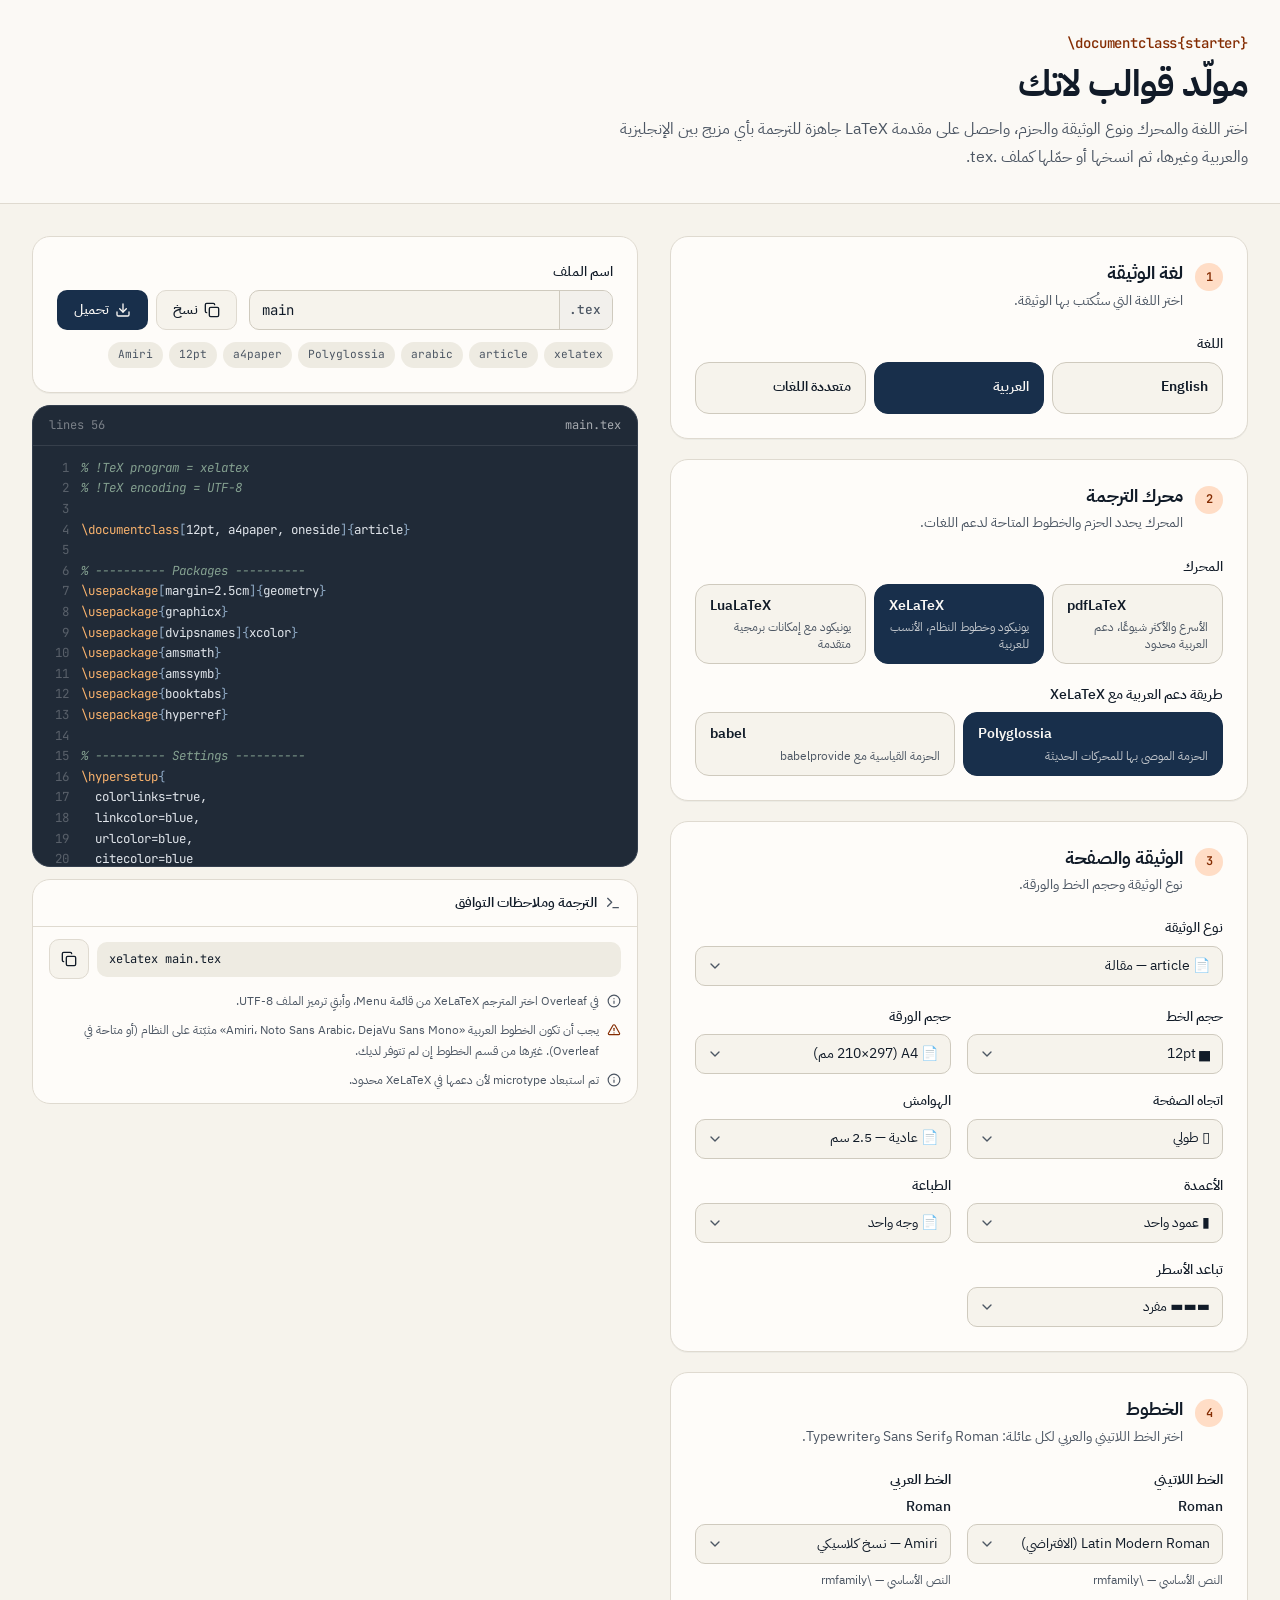
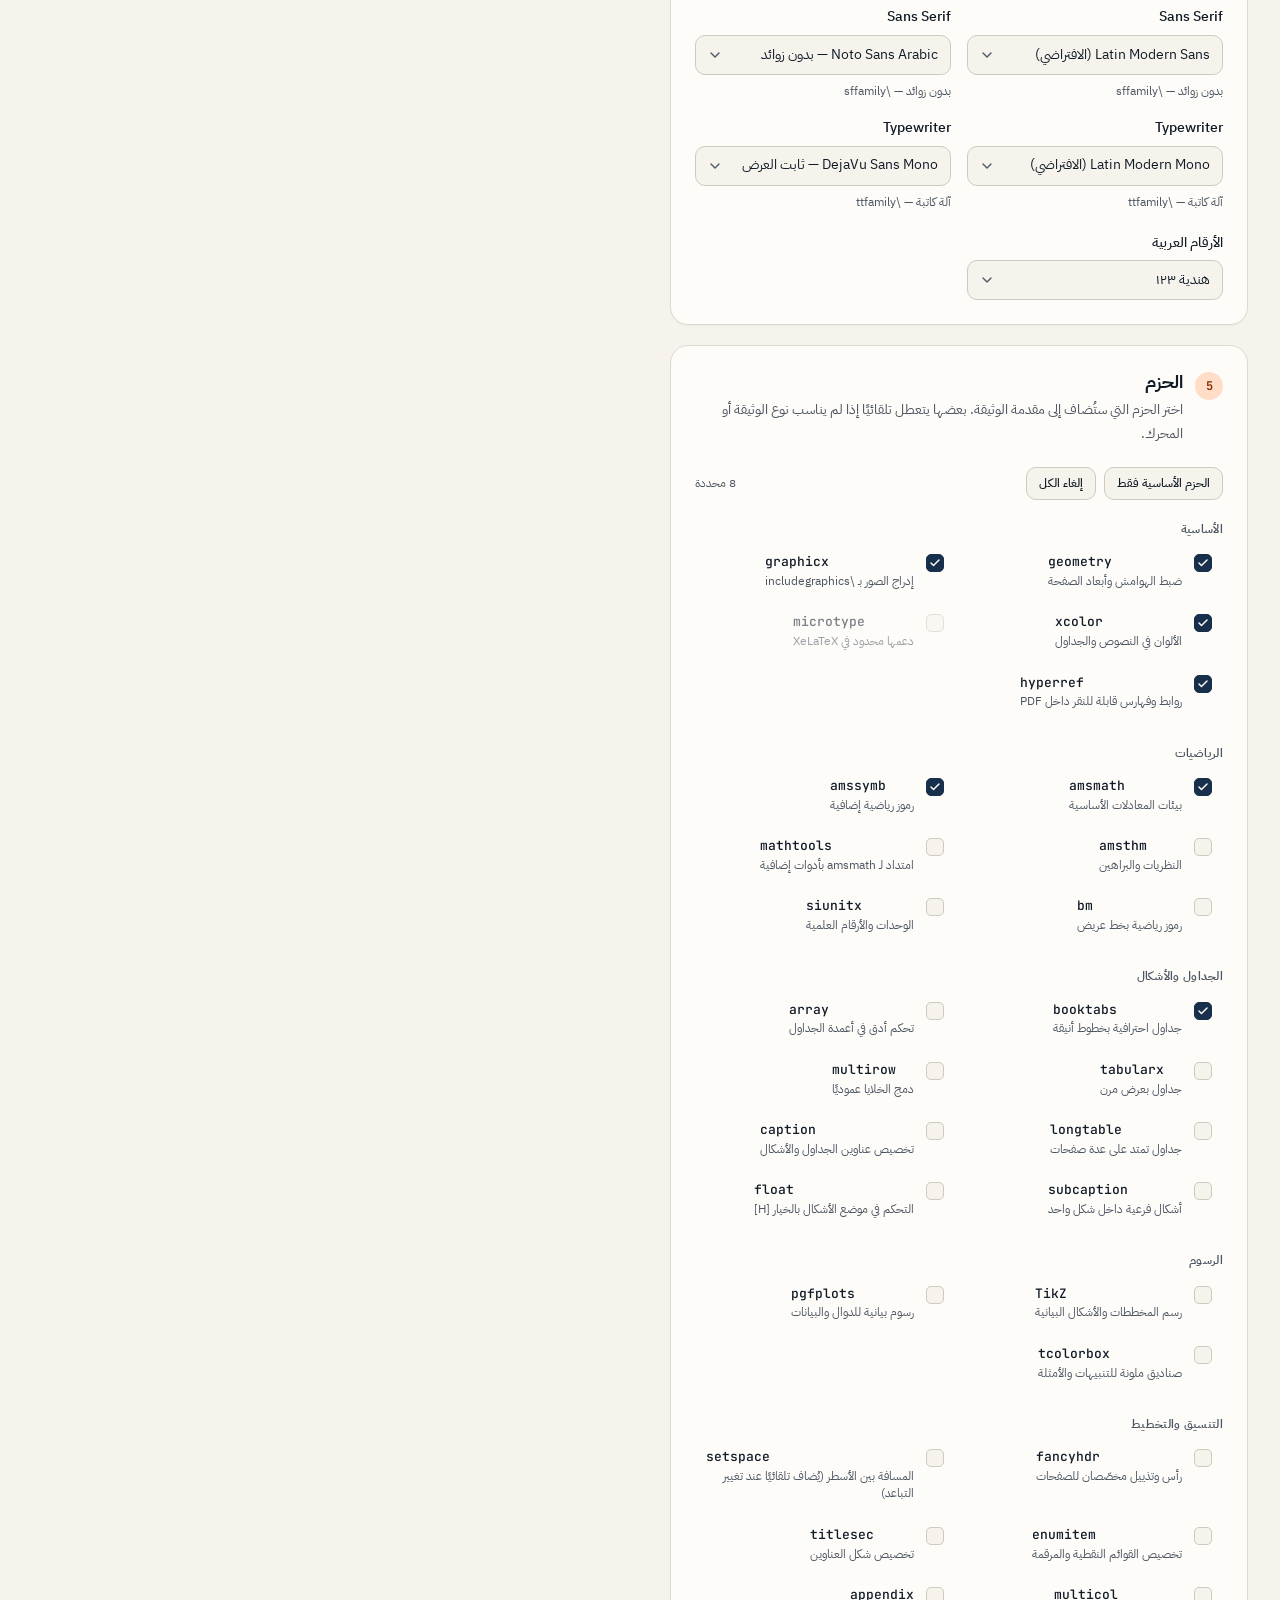
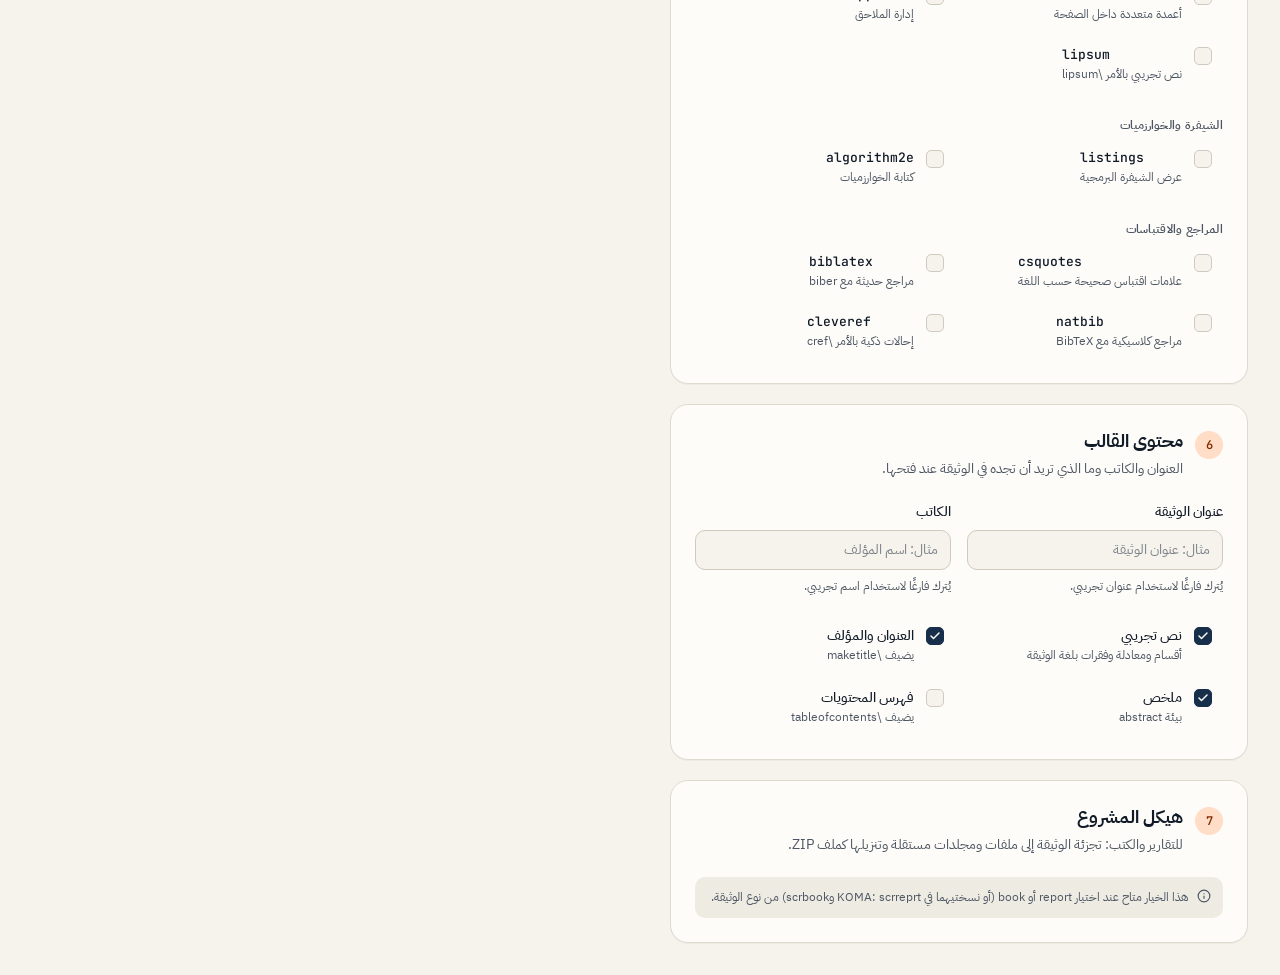
<file: index.html>
<!doctype html>
<html lang="ar" dir="rtl">
<head>
  <meta charset="utf-8">
  <meta name="viewport" content="width=device-width, initial-scale=1">
  <meta name="color-scheme" content="light">
  <meta name="theme-color" content="#f6f3ea">
  <meta name="description" content="أنشئ مقدمة وثيقة LaTeX جاهزة بالإنجليزية أو العربية أو متعددة اللغات مع اختيار المحرك (pdfLaTeX وXeLaTeX وLuaLaTeX) والخطوط والحزم، ثم انسخها أو حمّلها.">
  <title>مولّد قوالب لاتك — LaTeX Starter</title>
  <link rel="icon" type="image/svg+xml" href="assets/images/favicon.svg">
  <link rel="preconnect" href="https://fonts.googleapis.com">
  <link rel="preconnect" href="https://fonts.gstatic.com" crossorigin>
  <link href="https://fonts.googleapis.com/css2?family=IBM+Plex+Sans+Arabic:wght@400;500;600;700&family=JetBrains+Mono:wght@400;500;600&display=swap" rel="stylesheet">
  <style>
/* ==========================================================================
   مولّد قوالب لاتك — LaTeX Starter
   --------------------------------------------------------------------------
   هذا الجزء: التنسيق الأساسي للموقع — المتغيرات والعناصر والمكونات،
   بنفس لوحة ألوان oklch ونقاط انكسار الأصل (Tailwind 4): sm‏ 640px وlg‏ 1024px.
   نقاط انكسار الشاشات في ls_responsive.css.
   ========================================================================== */

:root {
  color-scheme: light;
  --background: oklch(0.965 0.01 88);
  --foreground: oklch(0.22 0.03 255);
  --card: oklch(0.992 0.005 88);
  --primary: oklch(0.3 0.06 255);
  --primary-foreground: oklch(0.98 0.005 88);
  --muted: oklch(0.94 0.012 88);
  --muted-foreground: oklch(0.45 0.025 255);
  --accent: oklch(0.92 0.05 55);
  --accent-foreground: oklch(0.42 0.13 40);
  --border: oklch(0.89 0.015 88);
  --input: oklch(0.84 0.018 88);
  --ring: oklch(0.55 0.1 255);
  --radius: 0.625rem;
  --radius-lg: var(--radius);
  --radius-xl: calc(var(--radius) * 1.4);
  --radius-2xl: calc(var(--radius) * 1.8);
  --code-bg: oklch(0.28 0.028 255);
  --code-border: oklch(0.36 0.03 255);
  --code-fg: oklch(0.92 0.01 255);
  --font-sans: "IBM Plex Sans Arabic", "Segoe UI", Tahoma, ui-sans-serif, system-ui, sans-serif;
  --font-mono: "JetBrains Mono", Consolas, "Courier New", ui-monospace, monospace;
}

* { box-sizing: border-box; border-color: var(--border); }

html { scroll-behavior: smooth; }

body {
  margin: 0;
  background: var(--background);
  color: var(--foreground);
  font-family: var(--font-sans);
  line-height: 1.6;
  -webkit-font-smoothing: antialiased;
}

button, input, select { font: inherit; }
fieldset { margin: 0; padding: 0; border: 0; min-width: 0; }
legend { padding: 0; }

.sr-only {
  position: absolute; width: 1px; height: 1px; padding: 0; margin: -1px;
  overflow: hidden; clip: rect(0 0 0 0); white-space: nowrap; border: 0;
}

svg { width: 1rem; height: 1rem; flex-shrink: 0; }

/* ---------- الهيكل العام ---------- */

.container { max-width: 88rem; margin-inline: auto; padding-inline: 1rem; }

.site-header {
  border-bottom: 1px solid var(--border);
  background: oklch(0.992 0.005 88 / 0.7);
}
.header-inner { display: flex; flex-direction: column; gap: 0.5rem; padding-block: 2rem; }
.hero-cmd {
  width: fit-content; margin: 0;
  font-family: var(--font-mono); font-size: 0.875rem; font-weight: 500;
  letter-spacing: -0.01em; color: var(--accent-foreground);
}
h1 {
  margin: 0; font-size: clamp(1.75rem, 5vw, 2.25rem);
  font-weight: 800; line-height: 1.25; letter-spacing: -0.02em;
}
.hero-desc {
  margin: 0; max-width: 42rem;
  line-height: 1.75; color: var(--muted-foreground);
}

.main-area { padding-block: 1.5rem; }

.workspace { display: grid; gap: 1.5rem; grid-template-columns: minmax(0, 1fr); }

.settings-stack { display: flex; min-width: 0; flex-direction: column; gap: 1.25rem; }

.output-col { min-width: 0; display: flex; flex-direction: column; gap: 0.75rem; }

/* ---------- بطاقات الأقسام ---------- */

.card {
  background: var(--card);
  border: 1px solid var(--border);
  border-radius: var(--radius-2xl);
  padding: 1.25rem;
  box-shadow: 0 1px 0 0 oklch(0.22 0.03 255 / 0.04);
}

.card-head { display: flex; align-items: flex-start; gap: 0.75rem; margin-bottom: 1.25rem; }
.step-num {
  display: flex; align-items: center; justify-content: center; flex-shrink: 0;
  width: 1.75rem; height: 1.75rem; margin-top: 0.125rem; border-radius: 9999px;
  background: var(--accent); color: var(--accent-foreground);
  font-family: var(--font-mono); font-size: 0.75rem; font-weight: 600;
}
.card-head h2 { margin: 0; font-size: 1.125rem; font-weight: 700; line-height: 1.3; }
.card-head p { margin: 0.25rem 0 0; font-size: 0.875rem; line-height: 1.75; color: var(--muted-foreground); }

.card-body { display: flex; flex-direction: column; gap: 1.25rem; }

.stack { display: flex; flex-direction: column; gap: 1rem; }
.stack-lg { display: flex; flex-direction: column; gap: 1.5rem; }

/* عمودا الخطوط: لاتيني | عربي، وكل عمود ثلاثة خيارات متتابعة */
.fonts-grid { display: grid; gap: 1rem; grid-template-columns: minmax(0, 1fr); align-items: start; }
.fonts-grid > :only-child { grid-column: 1 / -1; }

.legend-sm { margin-bottom: 0.25rem; font-size: 0.875rem; font-weight: 500; color: var(--foreground); }
.legend-md { margin-bottom: 0.25rem; font-size: 0.875rem; font-weight: 600; color: var(--foreground); }
.legend-xs { margin-bottom: 0.25rem; font-size: 0.75rem; font-weight: 600; letter-spacing: 0.025em; color: var(--muted-foreground); }

.multi-panel {
  display: flex; flex-direction: column; gap: 1rem;
  border-radius: var(--radius-xl); padding: 1rem;
  background: oklch(0.94 0.012 88 / 0.6);
}

.grid2 { display: grid; gap: 1rem; grid-template-columns: minmax(0, 1fr); }

.pkg-grid { display: grid; gap: 0.25rem 0.5rem; grid-template-columns: minmax(0, 1fr); }

/* ---------- الحقول ---------- */

.field { display: flex; flex-direction: column; gap: 0.375rem; min-width: 0; }
.field > label { font-size: 0.875rem; font-weight: 500; color: var(--foreground); }
.hint { margin: 0; font-size: 0.75rem; line-height: 1.7; color: var(--muted-foreground); }

.text-input, .select {
  width: 100%; height: 2.5rem;
  border: 1px solid var(--input); border-radius: var(--radius-lg);
  background: var(--background); color: var(--foreground);
  padding-inline: 0.75rem; font-size: 0.875rem;
  outline: none; transition: border-color 0.15s, box-shadow 0.15s;
}
.text-input { padding-inline-start: 0.75rem; }

/* حقل اسم الملف: الاسم فقط في مربع النص، والامتداد لاحقة ثابتة تُلحق عند التحميل */
.input-group {
  display: flex; align-items: stretch; height: 2.5rem;
  border: 1px solid var(--input); border-radius: var(--radius-lg);
  background: var(--background); overflow: hidden;
  transition: border-color 0.15s, box-shadow 0.15s;
}
.input-group:hover { border-color: var(--ring); }
.input-group:focus-within {
  border-color: var(--ring);
  box-shadow: 0 0 0 3px oklch(0.55 0.1 255 / 0.3);
}
.input-group .text-input {
  flex: 1; min-width: 0; width: auto; height: 100%;
  border: none; border-radius: 0; background: transparent;
}
.input-group .text-input:focus-visible { box-shadow: none; }
.input-suffix {
  display: flex; align-items: center; flex-shrink: 0;
  padding-inline: 0.55rem 0.7rem;
  font-family: var(--font-mono); font-size: 0.8rem; font-weight: 500;
  color: var(--muted-foreground);
  background: oklch(0.955 0.006 88);
  border-inline-start: 1px solid var(--input);
  user-select: none; pointer-events: none;
}
.text-input.mono, .out-top .text-input { font-family: var(--font-mono); }
.text-input::placeholder { color: oklch(0.45 0.025 255 / 0.7); }
.text-input:hover, .select:hover { border-color: var(--ring); }
.text-input:focus-visible, .select:focus-visible {
  border-color: var(--ring);
  box-shadow: 0 0 0 3px oklch(0.55 0.1 255 / 0.3);
}

.select-wrap { position: relative; }
.select {
  appearance: none;
  padding-inline-start: 0.75rem;
  padding-inline-end: 2.25rem;
  cursor: pointer;
}
.select-wrap svg {
  position: absolute; inset-inline-end: 0.75rem; top: 50%;
  transform: translateY(-50%); pointer-events: none;
  width: 1rem; height: 1rem; color: var(--muted-foreground);
}

/* ---------- أزرار الاختيار على شكل بطاقات ---------- */

.seg > legend { margin-bottom: 0.375rem; font-size: 0.875rem; font-weight: 500; color: var(--foreground); }
.seg-grid { display: grid; gap: 0.5rem; grid-template-columns: minmax(0, 1fr); }
.seg-opt { position: relative; display: block; cursor: pointer; min-width: 0; }
.seg-card {
  display: flex; height: 100%; min-height: 3.25rem; flex-direction: column;
  justify-content: center; gap: 0.125rem;
  border: 1px solid var(--input); border-radius: var(--radius-xl);
  background: var(--background); padding: 0.625rem 0.875rem;
  transition: border-color 0.15s, background 0.15s, color 0.15s;
}
.seg-opt:hover .seg-card { border-color: var(--ring); }
.seg-label { font-size: 0.875rem; font-weight: 600; }
.seg-hint { font-size: 0.75rem; line-height: 1.4; color: var(--muted-foreground); }
.seg input:checked + .seg-card { border-color: var(--primary); background: var(--primary); color: var(--primary-foreground); }
.seg input:checked + .seg-card .seg-hint { color: oklch(0.98 0.005 88 / 0.75); }
.seg input:focus-visible + .seg-card { box-shadow: 0 0 0 3px oklch(0.55 0.1 255 / 0.4); }

/* ---------- صفوف مربعات الاختيار ---------- */

.check-row {
  display: flex; align-items: flex-start; gap: 0.75rem;
  border: 1px solid transparent; border-radius: var(--radius-lg);
  padding: 0.5rem 0.625rem; cursor: pointer; transition: background 0.15s;
  min-width: 0;
}
.check-row:hover { background: var(--muted); }
.check-row.is-disabled { cursor: not-allowed; opacity: 0.55; }
.check-row.is-disabled:hover { background: transparent; }
.check-box {
  display: flex; align-items: center; justify-content: center; flex-shrink: 0;
  width: 1.125rem; height: 1.125rem; margin-top: 0.125rem;
  border: 1px solid var(--input); border-radius: 5px;
  background: var(--background); color: transparent;
  transition: background 0.15s, color 0.15s, border-color 0.15s;
}
.check-box svg { width: 0.75rem; height: 0.75rem; stroke-width: 3; }
.check-row input:checked + .check-box { background: var(--primary); border-color: var(--primary); color: var(--primary-foreground); }
.check-row input:focus-visible + .check-box { box-shadow: 0 0 0 3px oklch(0.55 0.1 255 / 0.4); }
.check-row input:disabled + .check-box { border-color: var(--input); }
.cr-text { min-width: 0; }
.cr-label { display: block; font-size: 0.875rem; font-weight: 500; color: var(--foreground); overflow-wrap: break-word; }
.check-row.mono .cr-label { font-family: var(--font-mono); font-size: 0.8125rem; }
.cr-desc { display: block; font-size: 0.75rem; line-height: 1.45; color: var(--muted-foreground); }

/* ---------- الأزرار ---------- */

.btn {
  display: inline-flex; align-items: center; justify-content: center; flex-shrink: 0;
  gap: 0.375rem; height: 2.5rem; padding-inline: 1rem;
  border: 1px solid transparent; border-radius: var(--radius-lg);
  font-size: 0.875rem; font-weight: 500; white-space: nowrap;
  cursor: pointer; transition: background 0.15s, border-color 0.15s, transform 0.1s;
  outline: none;
}
.btn:active { transform: translateY(1px); }
.btn:focus-visible { border-color: var(--ring); box-shadow: 0 0 0 3px oklch(0.55 0.1 255 / 0.5); }
.btn.primary { background: var(--primary); color: var(--primary-foreground); }
.btn.primary:hover { background: color-mix(in oklab, var(--primary) 88%, var(--foreground)); }
.btn.outline { border-color: var(--border); background: var(--background); color: var(--foreground); }
.btn.outline:hover { background: var(--muted); }
.btn.icon-only { width: 2.5rem; padding: 0; }

.mini-btn {
  border: 1px solid var(--input); border-radius: var(--radius-lg);
  background: var(--background); color: var(--foreground);
  padding: 0.375rem 0.75rem; font-size: 0.75rem; font-weight: 500;
  cursor: pointer; transition: background 0.15s, border-color 0.15s; outline: none;
}
.mini-btn:hover { background: var(--muted); }
.mini-btn:focus-visible { box-shadow: 0 0 0 3px oklch(0.55 0.1 255 / 0.4); }

.pkg-toolbar { display: flex; flex-wrap: wrap; align-items: center; gap: 0.5rem; }
.pkg-count { margin-inline-start: auto; align-self: center; font-size: 0.75rem; color: var(--muted-foreground); }

/* ---------- صندوق الملاحظة ---------- */

.callout {
  display: flex; align-items: flex-start; gap: 0.5rem; margin: 0;
  border-radius: var(--radius-lg); background: var(--muted);
  padding: 0.625rem 0.75rem;
  font-size: 0.75rem; line-height: 1.75; color: var(--muted-foreground);
}
.callout svg { width: 0.875rem; height: 0.875rem; margin-top: 0.125rem; }

/* ---------- لوحة الناتج ---------- */

.out-top { display: flex; flex-direction: column; gap: 0.75rem; }
.out-file-row { display: flex; flex-wrap: wrap; align-items: flex-end; gap: 0.75rem; }
.field-grow { display: flex; flex-direction: column; gap: 0.375rem; flex: 1 1 10rem; min-width: 0; }
.out-btns { display: flex; gap: 0.5rem; }

.chips { display: flex; flex-wrap: wrap; gap: 0.375rem; margin: 0; padding: 0; list-style: none; }
.chips li {
  border-radius: 9999px; background: var(--muted);
  padding: 0.25rem 0.625rem;
  font-family: var(--font-mono); font-size: 0.7rem; color: var(--muted-foreground);
}

.code-shell {
  display: flex; min-height: 12rem; flex-direction: column; overflow: hidden;
  border: 1px solid var(--code-border); border-radius: var(--radius-2xl);
  background: var(--code-bg); color: var(--code-fg);
}

.code-tabs {
  display: flex; gap: 0.25rem; overflow-x: auto;
  border-bottom: 1px solid oklch(1 0 0 / 0.1); padding: 0.5rem;
}
.code-tab {
  flex-shrink: 0; border: 0; border-radius: var(--radius-lg);
  background: transparent; color: oklch(1 0 0 / 0.55);
  padding: 0.375rem 0.625rem;
  font-family: var(--font-mono); font-size: 0.75rem; cursor: pointer;
  transition: background 0.15s, color 0.15s; outline: none;
}
.code-tab:hover { background: oklch(1 0 0 / 0.08); color: oklch(1 0 0 / 0.85); }
.code-tab.active { background: oklch(1 0 0 / 0.15); color: #fff; }
.code-tab:focus-visible { box-shadow: 0 0 0 2px oklch(1 0 0 / 0.4); }

.code-bar {
  display: flex; align-items: center; justify-content: space-between;
  border-bottom: 1px solid oklch(1 0 0 / 0.1); padding: 0.625rem 1rem;
}
.code-path { font-family: var(--font-mono); font-size: 0.75rem; color: oklch(1 0 0 / 0.6); overflow-x: auto; white-space: nowrap; }
.code-lines { font-family: var(--font-mono); font-size: 0.75rem; color: oklch(1 0 0 / 0.4); }

.code-view {
  min-height: 0; flex: 1; overflow: auto;
  padding-block: 0.75rem;
  font-family: var(--font-mono); font-size: 0.78rem; line-height: 1.65;
  outline: none;
}
.code-view:focus-visible { box-shadow: inset 0 0 0 2px oklch(1 0 0 / 0.3); }
.code-view .w-max { width: max-content; min-width: 100%; }

.code-line { display: flex; padding-inline: 1rem; }
.code-line:hover { background: oklch(1 0 0 / 0.05); }
.ln {
  width: 2rem; flex-shrink: 0; user-select: none;
  padding-inline-end: 0.75rem; text-align: end; color: oklch(1 0 0 / 0.25);
}
.code-text { white-space: pre; }

.tok-cmt { color: oklch(0.68 0.04 160); font-style: italic; }
.tok-cmd { color: oklch(0.82 0.12 65); }
.tok-brk { color: oklch(0.72 0.05 250); }

/* ---------- بطاقة الترجمة والملاحظات ---------- */

.compile-card { background: var(--card); border: 1px solid var(--border); border-radius: var(--radius-2xl); }
.compile-card summary {
  display: flex; align-items: center; gap: 0.5rem; cursor: pointer; list-style: none;
  padding: 0.75rem 1rem; font-size: 0.875rem; font-weight: 600; color: var(--foreground);
}
.compile-card summary::-webkit-details-marker { display: none; }
.compile-card summary svg { color: var(--muted-foreground); }
.compile-body { display: flex; flex-direction: column; gap: 0.75rem; border-top: 1px solid var(--border); padding: 0.75rem 1rem; }

.cmd-row { display: flex; align-items: center; gap: 0.5rem; }
.cmd-row code {
  flex: 1; min-width: 0; overflow-x: auto;
  border-radius: var(--radius-lg); background: var(--muted);
  padding: 0.5rem 0.75rem; text-align: start;
  font-family: var(--font-mono); font-size: 0.75rem; color: var(--foreground);
}

.notes { display: flex; flex-direction: column; gap: 0.5rem; margin: 0; padding: 0; list-style: none; }
.notes li { display: flex; align-items: flex-start; gap: 0.5rem; font-size: 0.75rem; line-height: 1.75; }
.notes li span { color: var(--muted-foreground); }
.notes svg { width: 0.875rem; height: 0.875rem; margin-top: 0.15rem; }
.note-warn svg { color: var(--accent-foreground); }
.note-info svg { color: var(--muted-foreground); }

  </style>
  <style>
/* ---------- نقاط الانكسار: تنسيقات الشاشات المختلفة (الموبايل والتابلت) ---------- */

@media (min-width: 640px) {
  .container { padding-inline: 1.5rem; }
  .card { padding: 1.5rem; }
  .grid2 { grid-template-columns: repeat(2, minmax(0, 1fr)); }
  .pkg-grid { grid-template-columns: repeat(2, minmax(0, 1fr)); }
  .fonts-grid { grid-template-columns: repeat(2, minmax(0, 1fr)); }
  .seg-grid.cols3 { grid-template-columns: repeat(3, minmax(0, 1fr)); }
  .seg-grid.cols2 { grid-template-columns: repeat(2, minmax(0, 1fr)); }
  .header-inner { padding-block: 2rem; }
}

@media (min-width: 1024px) {
  .container { padding-inline: 2rem; }
  .main-area { padding-block: 2rem; }
  .workspace {
    grid-template-columns: minmax(0, 1fr) minmax(0, 1.05fr);
    align-items: start;
    gap: 2rem;
  }
  .output-col {
    position: sticky; top: 1rem;
    max-height: calc(100dvh - 2rem);
  }
}

  </style>
</head>
<body>
  <div class="page">
    <header class="site-header">
      <div class="container header-inner">
        <p dir="ltr" class="hero-cmd">\documentclass{starter}</p>
        <h1>مولّد قوالب لاتك</h1>
        <p class="hero-desc">اختر اللغة والمحرك ونوع الوثيقة والحزم، واحصل على مقدمة LaTeX جاهزة للترجمة بأي مزيج بين الإنجليزية والعربية وغيرها، ثم انسخها أو حمّلها كملف .tex.</p>
      </div>
    </header>
    <main class="container main-area">
      <div class="workspace">
        <div class="settings-stack" id="settings"></div>
        <div class="output-col" id="outputPanel"></div>
      </div>
    </main>
  </div>
  <script>
/*!

JSZip v3.10.1 - A JavaScript class for generating and reading zip files
<http://stuartk.com/jszip>

(c) 2009-2016 Stuart Knightley <stuart [at] stuartk.com>
Dual licenced under the MIT license or GPLv3. See https://raw.github.com/Stuk/jszip/main/LICENSE.markdown.

JSZip uses the library pako released under the MIT license :
https://github.com/nodeca/pako/blob/main/LICENSE
*/

!function(e){if("object"==typeof exports&&"undefined"!=typeof module)module.exports=e();else if("function"==typeof define&&define.amd)define([],e);else{("undefined"!=typeof window?window:"undefined"!=typeof global?global:"undefined"!=typeof self?self:this).JSZip=e()}}(function(){return function s(a,o,h){function u(r,e){if(!o[r]){if(!a[r]){var t="function"==typeof require&&require;if(!e&&t)return t(r,!0);if(l)return l(r,!0);var n=new Error("Cannot find module '"+r+"'");throw n.code="MODULE_NOT_FOUND",n}var i=o[r]={exports:{}};a[r][0].call(i.exports,function(e){var t=a[r][1][e];return u(t||e)},i,i.exports,s,a,o,h)}return o[r].exports}for(var l="function"==typeof require&&require,e=0;e<h.length;e++)u(h[e]);return u}({1:[function(e,t,r){"use strict";var d=e("./utils"),c=e("./support"),p="ABCDEFGHIJKLMNOPQRSTUVWXYZabcdefghijklmnopqrstuvwxyz0123456789+/=";r.encode=function(e){for(var t,r,n,i,s,a,o,h=[],u=0,l=e.length,f=l,c="string"!==d.getTypeOf(e);u<e.length;)f=l-u,n=c?(t=e[u++],r=u<l?e[u++]:0,u<l?e[u++]:0):(t=e.charCodeAt(u++),r=u<l?e.charCodeAt(u++):0,u<l?e.charCodeAt(u++):0),i=t>>2,s=(3&t)<<4|r>>4,a=1<f?(15&r)<<2|n>>6:64,o=2<f?63&n:64,h.push(p.charAt(i)+p.charAt(s)+p.charAt(a)+p.charAt(o));return h.join("")},r.decode=function(e){var t,r,n,i,s,a,o=0,h=0,u="data:";if(e.substr(0,u.length)===u)throw new Error("Invalid base64 input, it looks like a data url.");var l,f=3*(e=e.replace(/[^A-Za-z0-9+/=]/g,"")).length/4;if(e.charAt(e.length-1)===p.charAt(64)&&f--,e.charAt(e.length-2)===p.charAt(64)&&f--,f%1!=0)throw new Error("Invalid base64 input, bad content length.");for(l=c.uint8array?new Uint8Array(0|f):new Array(0|f);o<e.length;)t=p.indexOf(e.charAt(o++))<<2|(i=p.indexOf(e.charAt(o++)))>>4,r=(15&i)<<4|(s=p.indexOf(e.charAt(o++)))>>2,n=(3&s)<<6|(a=p.indexOf(e.charAt(o++))),l[h++]=t,64!==s&&(l[h++]=r),64!==a&&(l[h++]=n);return l}},{"./support":30,"./utils":32}],2:[function(e,t,r){"use strict";var n=e("./external"),i=e("./stream/DataWorker"),s=e("./stream/Crc32Probe"),a=e("./stream/DataLengthProbe");function o(e,t,r,n,i){this.compressedSize=e,this.uncompressedSize=t,this.crc32=r,this.compression=n,this.compressedContent=i}o.prototype={getContentWorker:function(){var e=new i(n.Promise.resolve(this.compressedContent)).pipe(this.compression.uncompressWorker()).pipe(new a("data_length")),t=this;return e.on("end",function(){if(this.streamInfo.data_length!==t.uncompressedSize)throw new Error("Bug : uncompressed data size mismatch")}),e},getCompressedWorker:function(){return new i(n.Promise.resolve(this.compressedContent)).withStreamInfo("compressedSize",this.compressedSize).withStreamInfo("uncompressedSize",this.uncompressedSize).withStreamInfo("crc32",this.crc32).withStreamInfo("compression",this.compression)}},o.createWorkerFrom=function(e,t,r){return e.pipe(new s).pipe(new a("uncompressedSize")).pipe(t.compressWorker(r)).pipe(new a("compressedSize")).withStreamInfo("compression",t)},t.exports=o},{"./external":6,"./stream/Crc32Probe":25,"./stream/DataLengthProbe":26,"./stream/DataWorker":27}],3:[function(e,t,r){"use strict";var n=e("./stream/GenericWorker");r.STORE={magic:"\0\0",compressWorker:function(){return new n("STORE compression")},uncompressWorker:function(){return new n("STORE decompression")}},r.DEFLATE=e("./flate")},{"./flate":7,"./stream/GenericWorker":28}],4:[function(e,t,r){"use strict";var n=e("./utils");var o=function(){for(var e,t=[],r=0;r<256;r++){e=r;for(var n=0;n<8;n++)e=1&e?3988292384^e>>>1:e>>>1;t[r]=e}return t}();t.exports=function(e,t){return void 0!==e&&e.length?"string"!==n.getTypeOf(e)?function(e,t,r,n){var i=o,s=n+r;e^=-1;for(var a=n;a<s;a++)e=e>>>8^i[255&(e^t[a])];return-1^e}(0|t,e,e.length,0):function(e,t,r,n){var i=o,s=n+r;e^=-1;for(var a=n;a<s;a++)e=e>>>8^i[255&(e^t.charCodeAt(a))];return-1^e}(0|t,e,e.length,0):0}},{"./utils":32}],5:[function(e,t,r){"use strict";r.base64=!1,r.binary=!1,r.dir=!1,r.createFolders=!0,r.date=null,r.compression=null,r.compressionOptions=null,r.comment=null,r.unixPermissions=null,r.dosPermissions=null},{}],6:[function(e,t,r){"use strict";var n=null;n="undefined"!=typeof Promise?Promise:e("lie"),t.exports={Promise:n}},{lie:37}],7:[function(e,t,r){"use strict";var n="undefined"!=typeof Uint8Array&&"undefined"!=typeof Uint16Array&&"undefined"!=typeof Uint32Array,i=e("pako"),s=e("./utils"),a=e("./stream/GenericWorker"),o=n?"uint8array":"array";function h(e,t){a.call(this,"FlateWorker/"+e),this._pako=null,this._pakoAction=e,this._pakoOptions=t,this.meta={}}r.magic="\b\0",s.inherits(h,a),h.prototype.processChunk=function(e){this.meta=e.meta,null===this._pako&&this._createPako(),this._pako.push(s.transformTo(o,e.data),!1)},h.prototype.flush=function(){a.prototype.flush.call(this),null===this._pako&&this._createPako(),this._pako.push([],!0)},h.prototype.cleanUp=function(){a.prototype.cleanUp.call(this),this._pako=null},h.prototype._createPako=function(){this._pako=new i[this._pakoAction]({raw:!0,level:this._pakoOptions.level||-1});var t=this;this._pako.onData=function(e){t.push({data:e,meta:t.meta})}},r.compressWorker=function(e){return new h("Deflate",e)},r.uncompressWorker=function(){return new h("Inflate",{})}},{"./stream/GenericWorker":28,"./utils":32,pako:38}],8:[function(e,t,r){"use strict";function A(e,t){var r,n="";for(r=0;r<t;r++)n+=String.fromCharCode(255&e),e>>>=8;return n}function n(e,t,r,n,i,s){var a,o,h=e.file,u=e.compression,l=s!==O.utf8encode,f=I.transformTo("string",s(h.name)),c=I.transformTo("string",O.utf8encode(h.name)),d=h.comment,p=I.transformTo("string",s(d)),m=I.transformTo("string",O.utf8encode(d)),_=c.length!==h.name.length,g=m.length!==d.length,b="",v="",y="",w=h.dir,k=h.date,x={crc32:0,compressedSize:0,uncompressedSize:0};t&&!r||(x.crc32=e.crc32,x.compressedSize=e.compressedSize,x.uncompressedSize=e.uncompressedSize);var S=0;t&&(S|=8),l||!_&&!g||(S|=2048);var z=0,C=0;w&&(z|=16),"UNIX"===i?(C=798,z|=function(e,t){var r=e;return e||(r=t?16893:33204),(65535&r)<<16}(h.unixPermissions,w)):(C=20,z|=function(e){return 63&(e||0)}(h.dosPermissions)),a=k.getUTCHours(),a<<=6,a|=k.getUTCMinutes(),a<<=5,a|=k.getUTCSeconds()/2,o=k.getUTCFullYear()-1980,o<<=4,o|=k.getUTCMonth()+1,o<<=5,o|=k.getUTCDate(),_&&(v=A(1,1)+A(B(f),4)+c,b+="up"+A(v.length,2)+v),g&&(y=A(1,1)+A(B(p),4)+m,b+="uc"+A(y.length,2)+y);var E="";return E+="\n\0",E+=A(S,2),E+=u.magic,E+=A(a,2),E+=A(o,2),E+=A(x.crc32,4),E+=A(x.compressedSize,4),E+=A(x.uncompressedSize,4),E+=A(f.length,2),E+=A(b.length,2),{fileRecord:R.LOCAL_FILE_HEADER+E+f+b,dirRecord:R.CENTRAL_FILE_HEADER+A(C,2)+E+A(p.length,2)+"\0\0\0\0"+A(z,4)+A(n,4)+f+b+p}}var I=e("../utils"),i=e("../stream/GenericWorker"),O=e("../utf8"),B=e("../crc32"),R=e("../signature");function s(e,t,r,n){i.call(this,"ZipFileWorker"),this.bytesWritten=0,this.zipComment=t,this.zipPlatform=r,this.encodeFileName=n,this.streamFiles=e,this.accumulate=!1,this.contentBuffer=[],this.dirRecords=[],this.currentSourceOffset=0,this.entriesCount=0,this.currentFile=null,this._sources=[]}I.inherits(s,i),s.prototype.push=function(e){var t=e.meta.percent||0,r=this.entriesCount,n=this._sources.length;this.accumulate?this.contentBuffer.push(e):(this.bytesWritten+=e.data.length,i.prototype.push.call(this,{data:e.data,meta:{currentFile:this.currentFile,percent:r?(t+100*(r-n-1))/r:100}}))},s.prototype.openedSource=function(e){this.currentSourceOffset=this.bytesWritten,this.currentFile=e.file.name;var t=this.streamFiles&&!e.file.dir;if(t){var r=n(e,t,!1,this.currentSourceOffset,this.zipPlatform,this.encodeFileName);this.push({data:r.fileRecord,meta:{percent:0}})}else this.accumulate=!0},s.prototype.closedSource=function(e){this.accumulate=!1;var t=this.streamFiles&&!e.file.dir,r=n(e,t,!0,this.currentSourceOffset,this.zipPlatform,this.encodeFileName);if(this.dirRecords.push(r.dirRecord),t)this.push({data:function(e){return R.DATA_DESCRIPTOR+A(e.crc32,4)+A(e.compressedSize,4)+A(e.uncompressedSize,4)}(e),meta:{percent:100}});else for(this.push({data:r.fileRecord,meta:{percent:0}});this.contentBuffer.length;)this.push(this.contentBuffer.shift());this.currentFile=null},s.prototype.flush=function(){for(var e=this.bytesWritten,t=0;t<this.dirRecords.length;t++)this.push({data:this.dirRecords[t],meta:{percent:100}});var r=this.bytesWritten-e,n=function(e,t,r,n,i){var s=I.transformTo("string",i(n));return R.CENTRAL_DIRECTORY_END+"\0\0\0\0"+A(e,2)+A(e,2)+A(t,4)+A(r,4)+A(s.length,2)+s}(this.dirRecords.length,r,e,this.zipComment,this.encodeFileName);this.push({data:n,meta:{percent:100}})},s.prototype.prepareNextSource=function(){this.previous=this._sources.shift(),this.openedSource(this.previous.streamInfo),this.isPaused?this.previous.pause():this.previous.resume()},s.prototype.registerPrevious=function(e){this._sources.push(e);var t=this;return e.on("data",function(e){t.processChunk(e)}),e.on("end",function(){t.closedSource(t.previous.streamInfo),t._sources.length?t.prepareNextSource():t.end()}),e.on("error",function(e){t.error(e)}),this},s.prototype.resume=function(){return!!i.prototype.resume.call(this)&&(!this.previous&&this._sources.length?(this.prepareNextSource(),!0):this.previous||this._sources.length||this.generatedError?void 0:(this.end(),!0))},s.prototype.error=function(e){var t=this._sources;if(!i.prototype.error.call(this,e))return!1;for(var r=0;r<t.length;r++)try{t[r].error(e)}catch(e){}return!0},s.prototype.lock=function(){i.prototype.lock.call(this);for(var e=this._sources,t=0;t<e.length;t++)e[t].lock()},t.exports=s},{"../crc32":4,"../signature":23,"../stream/GenericWorker":28,"../utf8":31,"../utils":32}],9:[function(e,t,r){"use strict";var u=e("../compressions"),n=e("./ZipFileWorker");r.generateWorker=function(e,a,t){var o=new n(a.streamFiles,t,a.platform,a.encodeFileName),h=0;try{e.forEach(function(e,t){h++;var r=function(e,t){var r=e||t,n=u[r];if(!n)throw new Error(r+" is not a valid compression method !");return n}(t.options.compression,a.compression),n=t.options.compressionOptions||a.compressionOptions||{},i=t.dir,s=t.date;t._compressWorker(r,n).withStreamInfo("file",{name:e,dir:i,date:s,comment:t.comment||"",unixPermissions:t.unixPermissions,dosPermissions:t.dosPermissions}).pipe(o)}),o.entriesCount=h}catch(e){o.error(e)}return o}},{"../compressions":3,"./ZipFileWorker":8}],10:[function(e,t,r){"use strict";function n(){if(!(this instanceof n))return new n;if(arguments.length)throw new Error("The constructor with parameters has been removed in JSZip 3.0, please check the upgrade guide.");this.files=Object.create(null),this.comment=null,this.root="",this.clone=function(){var e=new n;for(var t in this)"function"!=typeof this[t]&&(e[t]=this[t]);return e}}(n.prototype=e("./object")).loadAsync=e("./load"),n.support=e("./support"),n.defaults=e("./defaults"),n.version="3.10.1",n.loadAsync=function(e,t){return(new n).loadAsync(e,t)},n.external=e("./external"),t.exports=n},{"./defaults":5,"./external":6,"./load":11,"./object":15,"./support":30}],11:[function(e,t,r){"use strict";var u=e("./utils"),i=e("./external"),n=e("./utf8"),s=e("./zipEntries"),a=e("./stream/Crc32Probe"),l=e("./nodejsUtils");function f(n){return new i.Promise(function(e,t){var r=n.decompressed.getContentWorker().pipe(new a);r.on("error",function(e){t(e)}).on("end",function(){r.streamInfo.crc32!==n.decompressed.crc32?t(new Error("Corrupted zip : CRC32 mismatch")):e()}).resume()})}t.exports=function(e,o){var h=this;return o=u.extend(o||{},{base64:!1,checkCRC32:!1,optimizedBinaryString:!1,createFolders:!1,decodeFileName:n.utf8decode}),l.isNode&&l.isStream(e)?i.Promise.reject(new Error("JSZip can't accept a stream when loading a zip file.")):u.prepareContent("the loaded zip file",e,!0,o.optimizedBinaryString,o.base64).then(function(e){var t=new s(o);return t.load(e),t}).then(function(e){var t=[i.Promise.resolve(e)],r=e.files;if(o.checkCRC32)for(var n=0;n<r.length;n++)t.push(f(r[n]));return i.Promise.all(t)}).then(function(e){for(var t=e.shift(),r=t.files,n=0;n<r.length;n++){var i=r[n],s=i.fileNameStr,a=u.resolve(i.fileNameStr);h.file(a,i.decompressed,{binary:!0,optimizedBinaryString:!0,date:i.date,dir:i.dir,comment:i.fileCommentStr.length?i.fileCommentStr:null,unixPermissions:i.unixPermissions,dosPermissions:i.dosPermissions,createFolders:o.createFolders}),i.dir||(h.file(a).unsafeOriginalName=s)}return t.zipComment.length&&(h.comment=t.zipComment),h})}},{"./external":6,"./nodejsUtils":14,"./stream/Crc32Probe":25,"./utf8":31,"./utils":32,"./zipEntries":33}],12:[function(e,t,r){"use strict";var n=e("../utils"),i=e("../stream/GenericWorker");function s(e,t){i.call(this,"Nodejs stream input adapter for "+e),this._upstreamEnded=!1,this._bindStream(t)}n.inherits(s,i),s.prototype._bindStream=function(e){var t=this;(this._stream=e).pause(),e.on("data",function(e){t.push({data:e,meta:{percent:0}})}).on("error",function(e){t.isPaused?this.generatedError=e:t.error(e)}).on("end",function(){t.isPaused?t._upstreamEnded=!0:t.end()})},s.prototype.pause=function(){return!!i.prototype.pause.call(this)&&(this._stream.pause(),!0)},s.prototype.resume=function(){return!!i.prototype.resume.call(this)&&(this._upstreamEnded?this.end():this._stream.resume(),!0)},t.exports=s},{"../stream/GenericWorker":28,"../utils":32}],13:[function(e,t,r){"use strict";var i=e("readable-stream").Readable;function n(e,t,r){i.call(this,t),this._helper=e;var n=this;e.on("data",function(e,t){n.push(e)||n._helper.pause(),r&&r(t)}).on("error",function(e){n.emit("error",e)}).on("end",function(){n.push(null)})}e("../utils").inherits(n,i),n.prototype._read=function(){this._helper.resume()},t.exports=n},{"../utils":32,"readable-stream":16}],14:[function(e,t,r){"use strict";t.exports={isNode:"undefined"!=typeof Buffer,newBufferFrom:function(e,t){if(Buffer.from&&Buffer.from!==Uint8Array.from)return Buffer.from(e,t);if("number"==typeof e)throw new Error('The "data" argument must not be a number');return new Buffer(e,t)},allocBuffer:function(e){if(Buffer.alloc)return Buffer.alloc(e);var t=new Buffer(e);return t.fill(0),t},isBuffer:function(e){return Buffer.isBuffer(e)},isStream:function(e){return e&&"function"==typeof e.on&&"function"==typeof e.pause&&"function"==typeof e.resume}}},{}],15:[function(e,t,r){"use strict";function s(e,t,r){var n,i=u.getTypeOf(t),s=u.extend(r||{},f);s.date=s.date||new Date,null!==s.compression&&(s.compression=s.compression.toUpperCase()),"string"==typeof s.unixPermissions&&(s.unixPermissions=parseInt(s.unixPermissions,8)),s.unixPermissions&&16384&s.unixPermissions&&(s.dir=!0),s.dosPermissions&&16&s.dosPermissions&&(s.dir=!0),s.dir&&(e=g(e)),s.createFolders&&(n=_(e))&&b.call(this,n,!0);var a="string"===i&&!1===s.binary&&!1===s.base64;r&&void 0!==r.binary||(s.binary=!a),(t instanceof c&&0===t.uncompressedSize||s.dir||!t||0===t.length)&&(s.base64=!1,s.binary=!0,t="",s.compression="STORE",i="string");var o=null;o=t instanceof c||t instanceof l?t:p.isNode&&p.isStream(t)?new m(e,t):u.prepareContent(e,t,s.binary,s.optimizedBinaryString,s.base64);var h=new d(e,o,s);this.files[e]=h}var i=e("./utf8"),u=e("./utils"),l=e("./stream/GenericWorker"),a=e("./stream/StreamHelper"),f=e("./defaults"),c=e("./compressedObject"),d=e("./zipObject"),o=e("./generate"),p=e("./nodejsUtils"),m=e("./nodejs/NodejsStreamInputAdapter"),_=function(e){"/"===e.slice(-1)&&(e=e.substring(0,e.length-1));var t=e.lastIndexOf("/");return 0<t?e.substring(0,t):""},g=function(e){return"/"!==e.slice(-1)&&(e+="/"),e},b=function(e,t){return t=void 0!==t?t:f.createFolders,e=g(e),this.files[e]||s.call(this,e,null,{dir:!0,createFolders:t}),this.files[e]};function h(e){return"[object RegExp]"===Object.prototype.toString.call(e)}var n={load:function(){throw new Error("This method has been removed in JSZip 3.0, please check the upgrade guide.")},forEach:function(e){var t,r,n;for(t in this.files)n=this.files[t],(r=t.slice(this.root.length,t.length))&&t.slice(0,this.root.length)===this.root&&e(r,n)},filter:function(r){var n=[];return this.forEach(function(e,t){r(e,t)&&n.push(t)}),n},file:function(e,t,r){if(1!==arguments.length)return e=this.root+e,s.call(this,e,t,r),this;if(h(e)){var n=e;return this.filter(function(e,t){return!t.dir&&n.test(e)})}var i=this.files[this.root+e];return i&&!i.dir?i:null},folder:function(r){if(!r)return this;if(h(r))return this.filter(function(e,t){return t.dir&&r.test(e)});var e=this.root+r,t=b.call(this,e),n=this.clone();return n.root=t.name,n},remove:function(r){r=this.root+r;var e=this.files[r];if(e||("/"!==r.slice(-1)&&(r+="/"),e=this.files[r]),e&&!e.dir)delete this.files[r];else for(var t=this.filter(function(e,t){return t.name.slice(0,r.length)===r}),n=0;n<t.length;n++)delete this.files[t[n].name];return this},generate:function(){throw new Error("This method has been removed in JSZip 3.0, please check the upgrade guide.")},generateInternalStream:function(e){var t,r={};try{if((r=u.extend(e||{},{streamFiles:!1,compression:"STORE",compressionOptions:null,type:"",platform:"DOS",comment:null,mimeType:"application/zip",encodeFileName:i.utf8encode})).type=r.type.toLowerCase(),r.compression=r.compression.toUpperCase(),"binarystring"===r.type&&(r.type="string"),!r.type)throw new Error("No output type specified.");u.checkSupport(r.type),"darwin"!==r.platform&&"freebsd"!==r.platform&&"linux"!==r.platform&&"sunos"!==r.platform||(r.platform="UNIX"),"win32"===r.platform&&(r.platform="DOS");var n=r.comment||this.comment||"";t=o.generateWorker(this,r,n)}catch(e){(t=new l("error")).error(e)}return new a(t,r.type||"string",r.mimeType)},generateAsync:function(e,t){return this.generateInternalStream(e).accumulate(t)},generateNodeStream:function(e,t){return(e=e||{}).type||(e.type="nodebuffer"),this.generateInternalStream(e).toNodejsStream(t)}};t.exports=n},{"./compressedObject":2,"./defaults":5,"./generate":9,"./nodejs/NodejsStreamInputAdapter":12,"./nodejsUtils":14,"./stream/GenericWorker":28,"./stream/StreamHelper":29,"./utf8":31,"./utils":32,"./zipObject":35}],16:[function(e,t,r){"use strict";t.exports=e("stream")},{stream:void 0}],17:[function(e,t,r){"use strict";var n=e("./DataReader");function i(e){n.call(this,e);for(var t=0;t<this.data.length;t++)e[t]=255&e[t]}e("../utils").inherits(i,n),i.prototype.byteAt=function(e){return this.data[this.zero+e]},i.prototype.lastIndexOfSignature=function(e){for(var t=e.charCodeAt(0),r=e.charCodeAt(1),n=e.charCodeAt(2),i=e.charCodeAt(3),s=this.length-4;0<=s;--s)if(this.data[s]===t&&this.data[s+1]===r&&this.data[s+2]===n&&this.data[s+3]===i)return s-this.zero;return-1},i.prototype.readAndCheckSignature=function(e){var t=e.charCodeAt(0),r=e.charCodeAt(1),n=e.charCodeAt(2),i=e.charCodeAt(3),s=this.readData(4);return t===s[0]&&r===s[1]&&n===s[2]&&i===s[3]},i.prototype.readData=function(e){if(this.checkOffset(e),0===e)return[];var t=this.data.slice(this.zero+this.index,this.zero+this.index+e);return this.index+=e,t},t.exports=i},{"../utils":32,"./DataReader":18}],18:[function(e,t,r){"use strict";var n=e("../utils");function i(e){this.data=e,this.length=e.length,this.index=0,this.zero=0}i.prototype={checkOffset:function(e){this.checkIndex(this.index+e)},checkIndex:function(e){if(this.length<this.zero+e||e<0)throw new Error("End of data reached (data length = "+this.length+", asked index = "+e+"). Corrupted zip ?")},setIndex:function(e){this.checkIndex(e),this.index=e},skip:function(e){this.setIndex(this.index+e)},byteAt:function(){},readInt:function(e){var t,r=0;for(this.checkOffset(e),t=this.index+e-1;t>=this.index;t--)r=(r<<8)+this.byteAt(t);return this.index+=e,r},readString:function(e){return n.transformTo("string",this.readData(e))},readData:function(){},lastIndexOfSignature:function(){},readAndCheckSignature:function(){},readDate:function(){var e=this.readInt(4);return new Date(Date.UTC(1980+(e>>25&127),(e>>21&15)-1,e>>16&31,e>>11&31,e>>5&63,(31&e)<<1))}},t.exports=i},{"../utils":32}],19:[function(e,t,r){"use strict";var n=e("./Uint8ArrayReader");function i(e){n.call(this,e)}e("../utils").inherits(i,n),i.prototype.readData=function(e){this.checkOffset(e);var t=this.data.slice(this.zero+this.index,this.zero+this.index+e);return this.index+=e,t},t.exports=i},{"../utils":32,"./Uint8ArrayReader":21}],20:[function(e,t,r){"use strict";var n=e("./DataReader");function i(e){n.call(this,e)}e("../utils").inherits(i,n),i.prototype.byteAt=function(e){return this.data.charCodeAt(this.zero+e)},i.prototype.lastIndexOfSignature=function(e){return this.data.lastIndexOf(e)-this.zero},i.prototype.readAndCheckSignature=function(e){return e===this.readData(4)},i.prototype.readData=function(e){this.checkOffset(e);var t=this.data.slice(this.zero+this.index,this.zero+this.index+e);return this.index+=e,t},t.exports=i},{"../utils":32,"./DataReader":18}],21:[function(e,t,r){"use strict";var n=e("./ArrayReader");function i(e){n.call(this,e)}e("../utils").inherits(i,n),i.prototype.readData=function(e){if(this.checkOffset(e),0===e)return new Uint8Array(0);var t=this.data.subarray(this.zero+this.index,this.zero+this.index+e);return this.index+=e,t},t.exports=i},{"../utils":32,"./ArrayReader":17}],22:[function(e,t,r){"use strict";var n=e("../utils"),i=e("../support"),s=e("./ArrayReader"),a=e("./StringReader"),o=e("./NodeBufferReader"),h=e("./Uint8ArrayReader");t.exports=function(e){var t=n.getTypeOf(e);return n.checkSupport(t),"string"!==t||i.uint8array?"nodebuffer"===t?new o(e):i.uint8array?new h(n.transformTo("uint8array",e)):new s(n.transformTo("array",e)):new a(e)}},{"../support":30,"../utils":32,"./ArrayReader":17,"./NodeBufferReader":19,"./StringReader":20,"./Uint8ArrayReader":21}],23:[function(e,t,r){"use strict";r.LOCAL_FILE_HEADER="PK",r.CENTRAL_FILE_HEADER="PK",r.CENTRAL_DIRECTORY_END="PK",r.ZIP64_CENTRAL_DIRECTORY_LOCATOR="PK",r.ZIP64_CENTRAL_DIRECTORY_END="PK",r.DATA_DESCRIPTOR="PK\b"},{}],24:[function(e,t,r){"use strict";var n=e("./GenericWorker"),i=e("../utils");function s(e){n.call(this,"ConvertWorker to "+e),this.destType=e}i.inherits(s,n),s.prototype.processChunk=function(e){this.push({data:i.transformTo(this.destType,e.data),meta:e.meta})},t.exports=s},{"../utils":32,"./GenericWorker":28}],25:[function(e,t,r){"use strict";var n=e("./GenericWorker"),i=e("../crc32");function s(){n.call(this,"Crc32Probe"),this.withStreamInfo("crc32",0)}e("../utils").inherits(s,n),s.prototype.processChunk=function(e){this.streamInfo.crc32=i(e.data,this.streamInfo.crc32||0),this.push(e)},t.exports=s},{"../crc32":4,"../utils":32,"./GenericWorker":28}],26:[function(e,t,r){"use strict";var n=e("../utils"),i=e("./GenericWorker");function s(e){i.call(this,"DataLengthProbe for "+e),this.propName=e,this.withStreamInfo(e,0)}n.inherits(s,i),s.prototype.processChunk=function(e){if(e){var t=this.streamInfo[this.propName]||0;this.streamInfo[this.propName]=t+e.data.length}i.prototype.processChunk.call(this,e)},t.exports=s},{"../utils":32,"./GenericWorker":28}],27:[function(e,t,r){"use strict";var n=e("../utils"),i=e("./GenericWorker");function s(e){i.call(this,"DataWorker");var t=this;this.dataIsReady=!1,this.index=0,this.max=0,this.data=null,this.type="",this._tickScheduled=!1,e.then(function(e){t.dataIsReady=!0,t.data=e,t.max=e&&e.length||0,t.type=n.getTypeOf(e),t.isPaused||t._tickAndRepeat()},function(e){t.error(e)})}n.inherits(s,i),s.prototype.cleanUp=function(){i.prototype.cleanUp.call(this),this.data=null},s.prototype.resume=function(){return!!i.prototype.resume.call(this)&&(!this._tickScheduled&&this.dataIsReady&&(this._tickScheduled=!0,n.delay(this._tickAndRepeat,[],this)),!0)},s.prototype._tickAndRepeat=function(){this._tickScheduled=!1,this.isPaused||this.isFinished||(this._tick(),this.isFinished||(n.delay(this._tickAndRepeat,[],this),this._tickScheduled=!0))},s.prototype._tick=function(){if(this.isPaused||this.isFinished)return!1;var e=null,t=Math.min(this.max,this.index+16384);if(this.index>=this.max)return this.end();switch(this.type){case"string":e=this.data.substring(this.index,t);break;case"uint8array":e=this.data.subarray(this.index,t);break;case"array":case"nodebuffer":e=this.data.slice(this.index,t)}return this.index=t,this.push({data:e,meta:{percent:this.max?this.index/this.max*100:0}})},t.exports=s},{"../utils":32,"./GenericWorker":28}],28:[function(e,t,r){"use strict";function n(e){this.name=e||"default",this.streamInfo={},this.generatedError=null,this.extraStreamInfo={},this.isPaused=!0,this.isFinished=!1,this.isLocked=!1,this._listeners={data:[],end:[],error:[]},this.previous=null}n.prototype={push:function(e){this.emit("data",e)},end:function(){if(this.isFinished)return!1;this.flush();try{this.emit("end"),this.cleanUp(),this.isFinished=!0}catch(e){this.emit("error",e)}return!0},error:function(e){return!this.isFinished&&(this.isPaused?this.generatedError=e:(this.isFinished=!0,this.emit("error",e),this.previous&&this.previous.error(e),this.cleanUp()),!0)},on:function(e,t){return this._listeners[e].push(t),this},cleanUp:function(){this.streamInfo=this.generatedError=this.extraStreamInfo=null,this._listeners=[]},emit:function(e,t){if(this._listeners[e])for(var r=0;r<this._listeners[e].length;r++)this._listeners[e][r].call(this,t)},pipe:function(e){return e.registerPrevious(this)},registerPrevious:function(e){if(this.isLocked)throw new Error("The stream '"+this+"' has already been used.");this.streamInfo=e.streamInfo,this.mergeStreamInfo(),this.previous=e;var t=this;return e.on("data",function(e){t.processChunk(e)}),e.on("end",function(){t.end()}),e.on("error",function(e){t.error(e)}),this},pause:function(){return!this.isPaused&&!this.isFinished&&(this.isPaused=!0,this.previous&&this.previous.pause(),!0)},resume:function(){if(!this.isPaused||this.isFinished)return!1;var e=this.isPaused=!1;return this.generatedError&&(this.error(this.generatedError),e=!0),this.previous&&this.previous.resume(),!e},flush:function(){},processChunk:function(e){this.push(e)},withStreamInfo:function(e,t){return this.extraStreamInfo[e]=t,this.mergeStreamInfo(),this},mergeStreamInfo:function(){for(var e in this.extraStreamInfo)Object.prototype.hasOwnProperty.call(this.extraStreamInfo,e)&&(this.streamInfo[e]=this.extraStreamInfo[e])},lock:function(){if(this.isLocked)throw new Error("The stream '"+this+"' has already been used.");this.isLocked=!0,this.previous&&this.previous.lock()},toString:function(){var e="Worker "+this.name;return this.previous?this.previous+" -> "+e:e}},t.exports=n},{}],29:[function(e,t,r){"use strict";var h=e("../utils"),i=e("./ConvertWorker"),s=e("./GenericWorker"),u=e("../base64"),n=e("../support"),a=e("../external"),o=null;if(n.nodestream)try{o=e("../nodejs/NodejsStreamOutputAdapter")}catch(e){}function l(e,o){return new a.Promise(function(t,r){var n=[],i=e._internalType,s=e._outputType,a=e._mimeType;e.on("data",function(e,t){n.push(e),o&&o(t)}).on("error",function(e){n=[],r(e)}).on("end",function(){try{var e=function(e,t,r){switch(e){case"blob":return h.newBlob(h.transformTo("arraybuffer",t),r);case"base64":return u.encode(t);default:return h.transformTo(e,t)}}(s,function(e,t){var r,n=0,i=null,s=0;for(r=0;r<t.length;r++)s+=t[r].length;switch(e){case"string":return t.join("");case"array":return Array.prototype.concat.apply([],t);case"uint8array":for(i=new Uint8Array(s),r=0;r<t.length;r++)i.set(t[r],n),n+=t[r].length;return i;case"nodebuffer":return Buffer.concat(t);default:throw new Error("concat : unsupported type '"+e+"'")}}(i,n),a);t(e)}catch(e){r(e)}n=[]}).resume()})}function f(e,t,r){var n=t;switch(t){case"blob":case"arraybuffer":n="uint8array";break;case"base64":n="string"}try{this._internalType=n,this._outputType=t,this._mimeType=r,h.checkSupport(n),this._worker=e.pipe(new i(n)),e.lock()}catch(e){this._worker=new s("error"),this._worker.error(e)}}f.prototype={accumulate:function(e){return l(this,e)},on:function(e,t){var r=this;return"data"===e?this._worker.on(e,function(e){t.call(r,e.data,e.meta)}):this._worker.on(e,function(){h.delay(t,arguments,r)}),this},resume:function(){return h.delay(this._worker.resume,[],this._worker),this},pause:function(){return this._worker.pause(),this},toNodejsStream:function(e){if(h.checkSupport("nodestream"),"nodebuffer"!==this._outputType)throw new Error(this._outputType+" is not supported by this method");return new o(this,{objectMode:"nodebuffer"!==this._outputType},e)}},t.exports=f},{"../base64":1,"../external":6,"../nodejs/NodejsStreamOutputAdapter":13,"../support":30,"../utils":32,"./ConvertWorker":24,"./GenericWorker":28}],30:[function(e,t,r){"use strict";if(r.base64=!0,r.array=!0,r.string=!0,r.arraybuffer="undefined"!=typeof ArrayBuffer&&"undefined"!=typeof Uint8Array,r.nodebuffer="undefined"!=typeof Buffer,r.uint8array="undefined"!=typeof Uint8Array,"undefined"==typeof ArrayBuffer)r.blob=!1;else{var n=new ArrayBuffer(0);try{r.blob=0===new Blob([n],{type:"application/zip"}).size}catch(e){try{var i=new(self.BlobBuilder||self.WebKitBlobBuilder||self.MozBlobBuilder||self.MSBlobBuilder);i.append(n),r.blob=0===i.getBlob("application/zip").size}catch(e){r.blob=!1}}}try{r.nodestream=!!e("readable-stream").Readable}catch(e){r.nodestream=!1}},{"readable-stream":16}],31:[function(e,t,s){"use strict";for(var o=e("./utils"),h=e("./support"),r=e("./nodejsUtils"),n=e("./stream/GenericWorker"),u=new Array(256),i=0;i<256;i++)u[i]=252<=i?6:248<=i?5:240<=i?4:224<=i?3:192<=i?2:1;u[254]=u[254]=1;function a(){n.call(this,"utf-8 decode"),this.leftOver=null}function l(){n.call(this,"utf-8 encode")}s.utf8encode=function(e){return h.nodebuffer?r.newBufferFrom(e,"utf-8"):function(e){var t,r,n,i,s,a=e.length,o=0;for(i=0;i<a;i++)55296==(64512&(r=e.charCodeAt(i)))&&i+1<a&&56320==(64512&(n=e.charCodeAt(i+1)))&&(r=65536+(r-55296<<10)+(n-56320),i++),o+=r<128?1:r<2048?2:r<65536?3:4;for(t=h.uint8array?new Uint8Array(o):new Array(o),i=s=0;s<o;i++)55296==(64512&(r=e.charCodeAt(i)))&&i+1<a&&56320==(64512&(n=e.charCodeAt(i+1)))&&(r=65536+(r-55296<<10)+(n-56320),i++),r<128?t[s++]=r:(r<2048?t[s++]=192|r>>>6:(r<65536?t[s++]=224|r>>>12:(t[s++]=240|r>>>18,t[s++]=128|r>>>12&63),t[s++]=128|r>>>6&63),t[s++]=128|63&r);return t}(e)},s.utf8decode=function(e){return h.nodebuffer?o.transformTo("nodebuffer",e).toString("utf-8"):function(e){var t,r,n,i,s=e.length,a=new Array(2*s);for(t=r=0;t<s;)if((n=e[t++])<128)a[r++]=n;else if(4<(i=u[n]))a[r++]=65533,t+=i-1;else{for(n&=2===i?31:3===i?15:7;1<i&&t<s;)n=n<<6|63&e[t++],i--;1<i?a[r++]=65533:n<65536?a[r++]=n:(n-=65536,a[r++]=55296|n>>10&1023,a[r++]=56320|1023&n)}return a.length!==r&&(a.subarray?a=a.subarray(0,r):a.length=r),o.applyFromCharCode(a)}(e=o.transformTo(h.uint8array?"uint8array":"array",e))},o.inherits(a,n),a.prototype.processChunk=function(e){var t=o.transformTo(h.uint8array?"uint8array":"array",e.data);if(this.leftOver&&this.leftOver.length){if(h.uint8array){var r=t;(t=new Uint8Array(r.length+this.leftOver.length)).set(this.leftOver,0),t.set(r,this.leftOver.length)}else t=this.leftOver.concat(t);this.leftOver=null}var n=function(e,t){var r;for((t=t||e.length)>e.length&&(t=e.length),r=t-1;0<=r&&128==(192&e[r]);)r--;return r<0?t:0===r?t:r+u[e[r]]>t?r:t}(t),i=t;n!==t.length&&(h.uint8array?(i=t.subarray(0,n),this.leftOver=t.subarray(n,t.length)):(i=t.slice(0,n),this.leftOver=t.slice(n,t.length))),this.push({data:s.utf8decode(i),meta:e.meta})},a.prototype.flush=function(){this.leftOver&&this.leftOver.length&&(this.push({data:s.utf8decode(this.leftOver),meta:{}}),this.leftOver=null)},s.Utf8DecodeWorker=a,o.inherits(l,n),l.prototype.processChunk=function(e){this.push({data:s.utf8encode(e.data),meta:e.meta})},s.Utf8EncodeWorker=l},{"./nodejsUtils":14,"./stream/GenericWorker":28,"./support":30,"./utils":32}],32:[function(e,t,a){"use strict";var o=e("./support"),h=e("./base64"),r=e("./nodejsUtils"),u=e("./external");function n(e){return e}function l(e,t){for(var r=0;r<e.length;++r)t[r]=255&e.charCodeAt(r);return t}e("setimmediate"),a.newBlob=function(t,r){a.checkSupport("blob");try{return new Blob([t],{type:r})}catch(e){try{var n=new(self.BlobBuilder||self.WebKitBlobBuilder||self.MozBlobBuilder||self.MSBlobBuilder);return n.append(t),n.getBlob(r)}catch(e){throw new Error("Bug : can't construct the Blob.")}}};var i={stringifyByChunk:function(e,t,r){var n=[],i=0,s=e.length;if(s<=r)return String.fromCharCode.apply(null,e);for(;i<s;)"array"===t||"nodebuffer"===t?n.push(String.fromCharCode.apply(null,e.slice(i,Math.min(i+r,s)))):n.push(String.fromCharCode.apply(null,e.subarray(i,Math.min(i+r,s)))),i+=r;return n.join("")},stringifyByChar:function(e){for(var t="",r=0;r<e.length;r++)t+=String.fromCharCode(e[r]);return t},applyCanBeUsed:{uint8array:function(){try{return o.uint8array&&1===String.fromCharCode.apply(null,new Uint8Array(1)).length}catch(e){return!1}}(),nodebuffer:function(){try{return o.nodebuffer&&1===String.fromCharCode.apply(null,r.allocBuffer(1)).length}catch(e){return!1}}()}};function s(e){var t=65536,r=a.getTypeOf(e),n=!0;if("uint8array"===r?n=i.applyCanBeUsed.uint8array:"nodebuffer"===r&&(n=i.applyCanBeUsed.nodebuffer),n)for(;1<t;)try{return i.stringifyByChunk(e,r,t)}catch(e){t=Math.floor(t/2)}return i.stringifyByChar(e)}function f(e,t){for(var r=0;r<e.length;r++)t[r]=e[r];return t}a.applyFromCharCode=s;var c={};c.string={string:n,array:function(e){return l(e,new Array(e.length))},arraybuffer:function(e){return c.string.uint8array(e).buffer},uint8array:function(e){return l(e,new Uint8Array(e.length))},nodebuffer:function(e){return l(e,r.allocBuffer(e.length))}},c.array={string:s,array:n,arraybuffer:function(e){return new Uint8Array(e).buffer},uint8array:function(e){return new Uint8Array(e)},nodebuffer:function(e){return r.newBufferFrom(e)}},c.arraybuffer={string:function(e){return s(new Uint8Array(e))},array:function(e){return f(new Uint8Array(e),new Array(e.byteLength))},arraybuffer:n,uint8array:function(e){return new Uint8Array(e)},nodebuffer:function(e){return r.newBufferFrom(new Uint8Array(e))}},c.uint8array={string:s,array:function(e){return f(e,new Array(e.length))},arraybuffer:function(e){return e.buffer},uint8array:n,nodebuffer:function(e){return r.newBufferFrom(e)}},c.nodebuffer={string:s,array:function(e){return f(e,new Array(e.length))},arraybuffer:function(e){return c.nodebuffer.uint8array(e).buffer},uint8array:function(e){return f(e,new Uint8Array(e.length))},nodebuffer:n},a.transformTo=function(e,t){if(t=t||"",!e)return t;a.checkSupport(e);var r=a.getTypeOf(t);return c[r][e](t)},a.resolve=function(e){for(var t=e.split("/"),r=[],n=0;n<t.length;n++){var i=t[n];"."===i||""===i&&0!==n&&n!==t.length-1||(".."===i?r.pop():r.push(i))}return r.join("/")},a.getTypeOf=function(e){return"string"==typeof e?"string":"[object Array]"===Object.prototype.toString.call(e)?"array":o.nodebuffer&&r.isBuffer(e)?"nodebuffer":o.uint8array&&e instanceof Uint8Array?"uint8array":o.arraybuffer&&e instanceof ArrayBuffer?"arraybuffer":void 0},a.checkSupport=function(e){if(!o[e.toLowerCase()])throw new Error(e+" is not supported by this platform")},a.MAX_VALUE_16BITS=65535,a.MAX_VALUE_32BITS=-1,a.pretty=function(e){var t,r,n="";for(r=0;r<(e||"").length;r++)n+="\\x"+((t=e.charCodeAt(r))<16?"0":"")+t.toString(16).toUpperCase();return n},a.delay=function(e,t,r){setImmediate(function(){e.apply(r||null,t||[])})},a.inherits=function(e,t){function r(){}r.prototype=t.prototype,e.prototype=new r},a.extend=function(){var e,t,r={};for(e=0;e<arguments.length;e++)for(t in arguments[e])Object.prototype.hasOwnProperty.call(arguments[e],t)&&void 0===r[t]&&(r[t]=arguments[e][t]);return r},a.prepareContent=function(r,e,n,i,s){return u.Promise.resolve(e).then(function(n){return o.blob&&(n instanceof Blob||-1!==["[object File]","[object Blob]"].indexOf(Object.prototype.toString.call(n)))&&"undefined"!=typeof FileReader?new u.Promise(function(t,r){var e=new FileReader;e.onload=function(e){t(e.target.result)},e.onerror=function(e){r(e.target.error)},e.readAsArrayBuffer(n)}):n}).then(function(e){var t=a.getTypeOf(e);return t?("arraybuffer"===t?e=a.transformTo("uint8array",e):"string"===t&&(s?e=h.decode(e):n&&!0!==i&&(e=function(e){return l(e,o.uint8array?new Uint8Array(e.length):new Array(e.length))}(e))),e):u.Promise.reject(new Error("Can't read the data of '"+r+"'. Is it in a supported JavaScript type (String, Blob, ArrayBuffer, etc) ?"))})}},{"./base64":1,"./external":6,"./nodejsUtils":14,"./support":30,setimmediate:54}],33:[function(e,t,r){"use strict";var n=e("./reader/readerFor"),i=e("./utils"),s=e("./signature"),a=e("./zipEntry"),o=e("./support");function h(e){this.files=[],this.loadOptions=e}h.prototype={checkSignature:function(e){if(!this.reader.readAndCheckSignature(e)){this.reader.index-=4;var t=this.reader.readString(4);throw new Error("Corrupted zip or bug: unexpected signature ("+i.pretty(t)+", expected "+i.pretty(e)+")")}},isSignature:function(e,t){var r=this.reader.index;this.reader.setIndex(e);var n=this.reader.readString(4)===t;return this.reader.setIndex(r),n},readBlockEndOfCentral:function(){this.diskNumber=this.reader.readInt(2),this.diskWithCentralDirStart=this.reader.readInt(2),this.centralDirRecordsOnThisDisk=this.reader.readInt(2),this.centralDirRecords=this.reader.readInt(2),this.centralDirSize=this.reader.readInt(4),this.centralDirOffset=this.reader.readInt(4),this.zipCommentLength=this.reader.readInt(2);var e=this.reader.readData(this.zipCommentLength),t=o.uint8array?"uint8array":"array",r=i.transformTo(t,e);this.zipComment=this.loadOptions.decodeFileName(r)},readBlockZip64EndOfCentral:function(){this.zip64EndOfCentralSize=this.reader.readInt(8),this.reader.skip(4),this.diskNumber=this.reader.readInt(4),this.diskWithCentralDirStart=this.reader.readInt(4),this.centralDirRecordsOnThisDisk=this.reader.readInt(8),this.centralDirRecords=this.reader.readInt(8),this.centralDirSize=this.reader.readInt(8),this.centralDirOffset=this.reader.readInt(8),this.zip64ExtensibleData={};for(var e,t,r,n=this.zip64EndOfCentralSize-44;0<n;)e=this.reader.readInt(2),t=this.reader.readInt(4),r=this.reader.readData(t),this.zip64ExtensibleData[e]={id:e,length:t,value:r}},readBlockZip64EndOfCentralLocator:function(){if(this.diskWithZip64CentralDirStart=this.reader.readInt(4),this.relativeOffsetEndOfZip64CentralDir=this.reader.readInt(8),this.disksCount=this.reader.readInt(4),1<this.disksCount)throw new Error("Multi-volumes zip are not supported")},readLocalFiles:function(){var e,t;for(e=0;e<this.files.length;e++)t=this.files[e],this.reader.setIndex(t.localHeaderOffset),this.checkSignature(s.LOCAL_FILE_HEADER),t.readLocalPart(this.reader),t.handleUTF8(),t.processAttributes()},readCentralDir:function(){var e;for(this.reader.setIndex(this.centralDirOffset);this.reader.readAndCheckSignature(s.CENTRAL_FILE_HEADER);)(e=new a({zip64:this.zip64},this.loadOptions)).readCentralPart(this.reader),this.files.push(e);if(this.centralDirRecords!==this.files.length&&0!==this.centralDirRecords&&0===this.files.length)throw new Error("Corrupted zip or bug: expected "+this.centralDirRecords+" records in central dir, got "+this.files.length)},readEndOfCentral:function(){var e=this.reader.lastIndexOfSignature(s.CENTRAL_DIRECTORY_END);if(e<0)throw!this.isSignature(0,s.LOCAL_FILE_HEADER)?new Error("Can't find end of central directory : is this a zip file ? If it is, see https://stuk.github.io/jszip/documentation/howto/read_zip.html"):new Error("Corrupted zip: can't find end of central directory");this.reader.setIndex(e);var t=e;if(this.checkSignature(s.CENTRAL_DIRECTORY_END),this.readBlockEndOfCentral(),this.diskNumber===i.MAX_VALUE_16BITS||this.diskWithCentralDirStart===i.MAX_VALUE_16BITS||this.centralDirRecordsOnThisDisk===i.MAX_VALUE_16BITS||this.centralDirRecords===i.MAX_VALUE_16BITS||this.centralDirSize===i.MAX_VALUE_32BITS||this.centralDirOffset===i.MAX_VALUE_32BITS){if(this.zip64=!0,(e=this.reader.lastIndexOfSignature(s.ZIP64_CENTRAL_DIRECTORY_LOCATOR))<0)throw new Error("Corrupted zip: can't find the ZIP64 end of central directory locator");if(this.reader.setIndex(e),this.checkSignature(s.ZIP64_CENTRAL_DIRECTORY_LOCATOR),this.readBlockZip64EndOfCentralLocator(),!this.isSignature(this.relativeOffsetEndOfZip64CentralDir,s.ZIP64_CENTRAL_DIRECTORY_END)&&(this.relativeOffsetEndOfZip64CentralDir=this.reader.lastIndexOfSignature(s.ZIP64_CENTRAL_DIRECTORY_END),this.relativeOffsetEndOfZip64CentralDir<0))throw new Error("Corrupted zip: can't find the ZIP64 end of central directory");this.reader.setIndex(this.relativeOffsetEndOfZip64CentralDir),this.checkSignature(s.ZIP64_CENTRAL_DIRECTORY_END),this.readBlockZip64EndOfCentral()}var r=this.centralDirOffset+this.centralDirSize;this.zip64&&(r+=20,r+=12+this.zip64EndOfCentralSize);var n=t-r;if(0<n)this.isSignature(t,s.CENTRAL_FILE_HEADER)||(this.reader.zero=n);else if(n<0)throw new Error("Corrupted zip: missing "+Math.abs(n)+" bytes.")},prepareReader:function(e){this.reader=n(e)},load:function(e){this.prepareReader(e),this.readEndOfCentral(),this.readCentralDir(),this.readLocalFiles()}},t.exports=h},{"./reader/readerFor":22,"./signature":23,"./support":30,"./utils":32,"./zipEntry":34}],34:[function(e,t,r){"use strict";var n=e("./reader/readerFor"),s=e("./utils"),i=e("./compressedObject"),a=e("./crc32"),o=e("./utf8"),h=e("./compressions"),u=e("./support");function l(e,t){this.options=e,this.loadOptions=t}l.prototype={isEncrypted:function(){return 1==(1&this.bitFlag)},useUTF8:function(){return 2048==(2048&this.bitFlag)},readLocalPart:function(e){var t,r;if(e.skip(22),this.fileNameLength=e.readInt(2),r=e.readInt(2),this.fileName=e.readData(this.fileNameLength),e.skip(r),-1===this.compressedSize||-1===this.uncompressedSize)throw new Error("Bug or corrupted zip : didn't get enough information from the central directory (compressedSize === -1 || uncompressedSize === -1)");if(null===(t=function(e){for(var t in h)if(Object.prototype.hasOwnProperty.call(h,t)&&h[t].magic===e)return h[t];return null}(this.compressionMethod)))throw new Error("Corrupted zip : compression "+s.pretty(this.compressionMethod)+" unknown (inner file : "+s.transformTo("string",this.fileName)+")");this.decompressed=new i(this.compressedSize,this.uncompressedSize,this.crc32,t,e.readData(this.compressedSize))},readCentralPart:function(e){this.versionMadeBy=e.readInt(2),e.skip(2),this.bitFlag=e.readInt(2),this.compressionMethod=e.readString(2),this.date=e.readDate(),this.crc32=e.readInt(4),this.compressedSize=e.readInt(4),this.uncompressedSize=e.readInt(4);var t=e.readInt(2);if(this.extraFieldsLength=e.readInt(2),this.fileCommentLength=e.readInt(2),this.diskNumberStart=e.readInt(2),this.internalFileAttributes=e.readInt(2),this.externalFileAttributes=e.readInt(4),this.localHeaderOffset=e.readInt(4),this.isEncrypted())throw new Error("Encrypted zip are not supported");e.skip(t),this.readExtraFields(e),this.parseZIP64ExtraField(e),this.fileComment=e.readData(this.fileCommentLength)},processAttributes:function(){this.unixPermissions=null,this.dosPermissions=null;var e=this.versionMadeBy>>8;this.dir=!!(16&this.externalFileAttributes),0==e&&(this.dosPermissions=63&this.externalFileAttributes),3==e&&(this.unixPermissions=this.externalFileAttributes>>16&65535),this.dir||"/"!==this.fileNameStr.slice(-1)||(this.dir=!0)},parseZIP64ExtraField:function(){if(this.extraFields[1]){var e=n(this.extraFields[1].value);this.uncompressedSize===s.MAX_VALUE_32BITS&&(this.uncompressedSize=e.readInt(8)),this.compressedSize===s.MAX_VALUE_32BITS&&(this.compressedSize=e.readInt(8)),this.localHeaderOffset===s.MAX_VALUE_32BITS&&(this.localHeaderOffset=e.readInt(8)),this.diskNumberStart===s.MAX_VALUE_32BITS&&(this.diskNumberStart=e.readInt(4))}},readExtraFields:function(e){var t,r,n,i=e.index+this.extraFieldsLength;for(this.extraFields||(this.extraFields={});e.index+4<i;)t=e.readInt(2),r=e.readInt(2),n=e.readData(r),this.extraFields[t]={id:t,length:r,value:n};e.setIndex(i)},handleUTF8:function(){var e=u.uint8array?"uint8array":"array";if(this.useUTF8())this.fileNameStr=o.utf8decode(this.fileName),this.fileCommentStr=o.utf8decode(this.fileComment);else{var t=this.findExtraFieldUnicodePath();if(null!==t)this.fileNameStr=t;else{var r=s.transformTo(e,this.fileName);this.fileNameStr=this.loadOptions.decodeFileName(r)}var n=this.findExtraFieldUnicodeComment();if(null!==n)this.fileCommentStr=n;else{var i=s.transformTo(e,this.fileComment);this.fileCommentStr=this.loadOptions.decodeFileName(i)}}},findExtraFieldUnicodePath:function(){var e=this.extraFields[28789];if(e){var t=n(e.value);return 1!==t.readInt(1)?null:a(this.fileName)!==t.readInt(4)?null:o.utf8decode(t.readData(e.length-5))}return null},findExtraFieldUnicodeComment:function(){var e=this.extraFields[25461];if(e){var t=n(e.value);return 1!==t.readInt(1)?null:a(this.fileComment)!==t.readInt(4)?null:o.utf8decode(t.readData(e.length-5))}return null}},t.exports=l},{"./compressedObject":2,"./compressions":3,"./crc32":4,"./reader/readerFor":22,"./support":30,"./utf8":31,"./utils":32}],35:[function(e,t,r){"use strict";function n(e,t,r){this.name=e,this.dir=r.dir,this.date=r.date,this.comment=r.comment,this.unixPermissions=r.unixPermissions,this.dosPermissions=r.dosPermissions,this._data=t,this._dataBinary=r.binary,this.options={compression:r.compression,compressionOptions:r.compressionOptions}}var s=e("./stream/StreamHelper"),i=e("./stream/DataWorker"),a=e("./utf8"),o=e("./compressedObject"),h=e("./stream/GenericWorker");n.prototype={internalStream:function(e){var t=null,r="string";try{if(!e)throw new Error("No output type specified.");var n="string"===(r=e.toLowerCase())||"text"===r;"binarystring"!==r&&"text"!==r||(r="string"),t=this._decompressWorker();var i=!this._dataBinary;i&&!n&&(t=t.pipe(new a.Utf8EncodeWorker)),!i&&n&&(t=t.pipe(new a.Utf8DecodeWorker))}catch(e){(t=new h("error")).error(e)}return new s(t,r,"")},async:function(e,t){return this.internalStream(e).accumulate(t)},nodeStream:function(e,t){return this.internalStream(e||"nodebuffer").toNodejsStream(t)},_compressWorker:function(e,t){if(this._data instanceof o&&this._data.compression.magic===e.magic)return this._data.getCompressedWorker();var r=this._decompressWorker();return this._dataBinary||(r=r.pipe(new a.Utf8EncodeWorker)),o.createWorkerFrom(r,e,t)},_decompressWorker:function(){return this._data instanceof o?this._data.getContentWorker():this._data instanceof h?this._data:new i(this._data)}};for(var u=["asText","asBinary","asNodeBuffer","asUint8Array","asArrayBuffer"],l=function(){throw new Error("This method has been removed in JSZip 3.0, please check the upgrade guide.")},f=0;f<u.length;f++)n.prototype[u[f]]=l;t.exports=n},{"./compressedObject":2,"./stream/DataWorker":27,"./stream/GenericWorker":28,"./stream/StreamHelper":29,"./utf8":31}],36:[function(e,l,t){(function(t){"use strict";var r,n,e=t.MutationObserver||t.WebKitMutationObserver;if(e){var i=0,s=new e(u),a=t.document.createTextNode("");s.observe(a,{characterData:!0}),r=function(){a.data=i=++i%2}}else if(t.setImmediate||void 0===t.MessageChannel)r="document"in t&&"onreadystatechange"in t.document.createElement("script")?function(){var e=t.document.createElement("script");e.onreadystatechange=function(){u(),e.onreadystatechange=null,e.parentNode.removeChild(e),e=null},t.document.documentElement.appendChild(e)}:function(){setTimeout(u,0)};else{var o=new t.MessageChannel;o.port1.onmessage=u,r=function(){o.port2.postMessage(0)}}var h=[];function u(){var e,t;n=!0;for(var r=h.length;r;){for(t=h,h=[],e=-1;++e<r;)t[e]();r=h.length}n=!1}l.exports=function(e){1!==h.push(e)||n||r()}}).call(this,"undefined"!=typeof global?global:"undefined"!=typeof self?self:"undefined"!=typeof window?window:{})},{}],37:[function(e,t,r){"use strict";var i=e("immediate");function u(){}var l={},s=["REJECTED"],a=["FULFILLED"],n=["PENDING"];function o(e){if("function"!=typeof e)throw new TypeError("resolver must be a function");this.state=n,this.queue=[],this.outcome=void 0,e!==u&&d(this,e)}function h(e,t,r){this.promise=e,"function"==typeof t&&(this.onFulfilled=t,this.callFulfilled=this.otherCallFulfilled),"function"==typeof r&&(this.onRejected=r,this.callRejected=this.otherCallRejected)}function f(t,r,n){i(function(){var e;try{e=r(n)}catch(e){return l.reject(t,e)}e===t?l.reject(t,new TypeError("Cannot resolve promise with itself")):l.resolve(t,e)})}function c(e){var t=e&&e.then;if(e&&("object"==typeof e||"function"==typeof e)&&"function"==typeof t)return function(){t.apply(e,arguments)}}function d(t,e){var r=!1;function n(e){r||(r=!0,l.reject(t,e))}function i(e){r||(r=!0,l.resolve(t,e))}var s=p(function(){e(i,n)});"error"===s.status&&n(s.value)}function p(e,t){var r={};try{r.value=e(t),r.status="success"}catch(e){r.status="error",r.value=e}return r}(t.exports=o).prototype.finally=function(t){if("function"!=typeof t)return this;var r=this.constructor;return this.then(function(e){return r.resolve(t()).then(function(){return e})},function(e){return r.resolve(t()).then(function(){throw e})})},o.prototype.catch=function(e){return this.then(null,e)},o.prototype.then=function(e,t){if("function"!=typeof e&&this.state===a||"function"!=typeof t&&this.state===s)return this;var r=new this.constructor(u);this.state!==n?f(r,this.state===a?e:t,this.outcome):this.queue.push(new h(r,e,t));return r},h.prototype.callFulfilled=function(e){l.resolve(this.promise,e)},h.prototype.otherCallFulfilled=function(e){f(this.promise,this.onFulfilled,e)},h.prototype.callRejected=function(e){l.reject(this.promise,e)},h.prototype.otherCallRejected=function(e){f(this.promise,this.onRejected,e)},l.resolve=function(e,t){var r=p(c,t);if("error"===r.status)return l.reject(e,r.value);var n=r.value;if(n)d(e,n);else{e.state=a,e.outcome=t;for(var i=-1,s=e.queue.length;++i<s;)e.queue[i].callFulfilled(t)}return e},l.reject=function(e,t){e.state=s,e.outcome=t;for(var r=-1,n=e.queue.length;++r<n;)e.queue[r].callRejected(t);return e},o.resolve=function(e){if(e instanceof this)return e;return l.resolve(new this(u),e)},o.reject=function(e){var t=new this(u);return l.reject(t,e)},o.all=function(e){var r=this;if("[object Array]"!==Object.prototype.toString.call(e))return this.reject(new TypeError("must be an array"));var n=e.length,i=!1;if(!n)return this.resolve([]);var s=new Array(n),a=0,t=-1,o=new this(u);for(;++t<n;)h(e[t],t);return o;function h(e,t){r.resolve(e).then(function(e){s[t]=e,++a!==n||i||(i=!0,l.resolve(o,s))},function(e){i||(i=!0,l.reject(o,e))})}},o.race=function(e){var t=this;if("[object Array]"!==Object.prototype.toString.call(e))return this.reject(new TypeError("must be an array"));var r=e.length,n=!1;if(!r)return this.resolve([]);var i=-1,s=new this(u);for(;++i<r;)a=e[i],t.resolve(a).then(function(e){n||(n=!0,l.resolve(s,e))},function(e){n||(n=!0,l.reject(s,e))});var a;return s}},{immediate:36}],38:[function(e,t,r){"use strict";var n={};(0,e("./lib/utils/common").assign)(n,e("./lib/deflate"),e("./lib/inflate"),e("./lib/zlib/constants")),t.exports=n},{"./lib/deflate":39,"./lib/inflate":40,"./lib/utils/common":41,"./lib/zlib/constants":44}],39:[function(e,t,r){"use strict";var a=e("./zlib/deflate"),o=e("./utils/common"),h=e("./utils/strings"),i=e("./zlib/messages"),s=e("./zlib/zstream"),u=Object.prototype.toString,l=0,f=-1,c=0,d=8;function p(e){if(!(this instanceof p))return new p(e);this.options=o.assign({level:f,method:d,chunkSize:16384,windowBits:15,memLevel:8,strategy:c,to:""},e||{});var t=this.options;t.raw&&0<t.windowBits?t.windowBits=-t.windowBits:t.gzip&&0<t.windowBits&&t.windowBits<16&&(t.windowBits+=16),this.err=0,this.msg="",this.ended=!1,this.chunks=[],this.strm=new s,this.strm.avail_out=0;var r=a.deflateInit2(this.strm,t.level,t.method,t.windowBits,t.memLevel,t.strategy);if(r!==l)throw new Error(i[r]);if(t.header&&a.deflateSetHeader(this.strm,t.header),t.dictionary){var n;if(n="string"==typeof t.dictionary?h.string2buf(t.dictionary):"[object ArrayBuffer]"===u.call(t.dictionary)?new Uint8Array(t.dictionary):t.dictionary,(r=a.deflateSetDictionary(this.strm,n))!==l)throw new Error(i[r]);this._dict_set=!0}}function n(e,t){var r=new p(t);if(r.push(e,!0),r.err)throw r.msg||i[r.err];return r.result}p.prototype.push=function(e,t){var r,n,i=this.strm,s=this.options.chunkSize;if(this.ended)return!1;n=t===~~t?t:!0===t?4:0,"string"==typeof e?i.input=h.string2buf(e):"[object ArrayBuffer]"===u.call(e)?i.input=new Uint8Array(e):i.input=e,i.next_in=0,i.avail_in=i.input.length;do{if(0===i.avail_out&&(i.output=new o.Buf8(s),i.next_out=0,i.avail_out=s),1!==(r=a.deflate(i,n))&&r!==l)return this.onEnd(r),!(this.ended=!0);0!==i.avail_out&&(0!==i.avail_in||4!==n&&2!==n)||("string"===this.options.to?this.onData(h.buf2binstring(o.shrinkBuf(i.output,i.next_out))):this.onData(o.shrinkBuf(i.output,i.next_out)))}while((0<i.avail_in||0===i.avail_out)&&1!==r);return 4===n?(r=a.deflateEnd(this.strm),this.onEnd(r),this.ended=!0,r===l):2!==n||(this.onEnd(l),!(i.avail_out=0))},p.prototype.onData=function(e){this.chunks.push(e)},p.prototype.onEnd=function(e){e===l&&("string"===this.options.to?this.result=this.chunks.join(""):this.result=o.flattenChunks(this.chunks)),this.chunks=[],this.err=e,this.msg=this.strm.msg},r.Deflate=p,r.deflate=n,r.deflateRaw=function(e,t){return(t=t||{}).raw=!0,n(e,t)},r.gzip=function(e,t){return(t=t||{}).gzip=!0,n(e,t)}},{"./utils/common":41,"./utils/strings":42,"./zlib/deflate":46,"./zlib/messages":51,"./zlib/zstream":53}],40:[function(e,t,r){"use strict";var c=e("./zlib/inflate"),d=e("./utils/common"),p=e("./utils/strings"),m=e("./zlib/constants"),n=e("./zlib/messages"),i=e("./zlib/zstream"),s=e("./zlib/gzheader"),_=Object.prototype.toString;function a(e){if(!(this instanceof a))return new a(e);this.options=d.assign({chunkSize:16384,windowBits:0,to:""},e||{});var t=this.options;t.raw&&0<=t.windowBits&&t.windowBits<16&&(t.windowBits=-t.windowBits,0===t.windowBits&&(t.windowBits=-15)),!(0<=t.windowBits&&t.windowBits<16)||e&&e.windowBits||(t.windowBits+=32),15<t.windowBits&&t.windowBits<48&&0==(15&t.windowBits)&&(t.windowBits|=15),this.err=0,this.msg="",this.ended=!1,this.chunks=[],this.strm=new i,this.strm.avail_out=0;var r=c.inflateInit2(this.strm,t.windowBits);if(r!==m.Z_OK)throw new Error(n[r]);this.header=new s,c.inflateGetHeader(this.strm,this.header)}function o(e,t){var r=new a(t);if(r.push(e,!0),r.err)throw r.msg||n[r.err];return r.result}a.prototype.push=function(e,t){var r,n,i,s,a,o,h=this.strm,u=this.options.chunkSize,l=this.options.dictionary,f=!1;if(this.ended)return!1;n=t===~~t?t:!0===t?m.Z_FINISH:m.Z_NO_FLUSH,"string"==typeof e?h.input=p.binstring2buf(e):"[object ArrayBuffer]"===_.call(e)?h.input=new Uint8Array(e):h.input=e,h.next_in=0,h.avail_in=h.input.length;do{if(0===h.avail_out&&(h.output=new d.Buf8(u),h.next_out=0,h.avail_out=u),(r=c.inflate(h,m.Z_NO_FLUSH))===m.Z_NEED_DICT&&l&&(o="string"==typeof l?p.string2buf(l):"[object ArrayBuffer]"===_.call(l)?new Uint8Array(l):l,r=c.inflateSetDictionary(this.strm,o)),r===m.Z_BUF_ERROR&&!0===f&&(r=m.Z_OK,f=!1),r!==m.Z_STREAM_END&&r!==m.Z_OK)return this.onEnd(r),!(this.ended=!0);h.next_out&&(0!==h.avail_out&&r!==m.Z_STREAM_END&&(0!==h.avail_in||n!==m.Z_FINISH&&n!==m.Z_SYNC_FLUSH)||("string"===this.options.to?(i=p.utf8border(h.output,h.next_out),s=h.next_out-i,a=p.buf2string(h.output,i),h.next_out=s,h.avail_out=u-s,s&&d.arraySet(h.output,h.output,i,s,0),this.onData(a)):this.onData(d.shrinkBuf(h.output,h.next_out)))),0===h.avail_in&&0===h.avail_out&&(f=!0)}while((0<h.avail_in||0===h.avail_out)&&r!==m.Z_STREAM_END);return r===m.Z_STREAM_END&&(n=m.Z_FINISH),n===m.Z_FINISH?(r=c.inflateEnd(this.strm),this.onEnd(r),this.ended=!0,r===m.Z_OK):n!==m.Z_SYNC_FLUSH||(this.onEnd(m.Z_OK),!(h.avail_out=0))},a.prototype.onData=function(e){this.chunks.push(e)},a.prototype.onEnd=function(e){e===m.Z_OK&&("string"===this.options.to?this.result=this.chunks.join(""):this.result=d.flattenChunks(this.chunks)),this.chunks=[],this.err=e,this.msg=this.strm.msg},r.Inflate=a,r.inflate=o,r.inflateRaw=function(e,t){return(t=t||{}).raw=!0,o(e,t)},r.ungzip=o},{"./utils/common":41,"./utils/strings":42,"./zlib/constants":44,"./zlib/gzheader":47,"./zlib/inflate":49,"./zlib/messages":51,"./zlib/zstream":53}],41:[function(e,t,r){"use strict";var n="undefined"!=typeof Uint8Array&&"undefined"!=typeof Uint16Array&&"undefined"!=typeof Int32Array;r.assign=function(e){for(var t=Array.prototype.slice.call(arguments,1);t.length;){var r=t.shift();if(r){if("object"!=typeof r)throw new TypeError(r+"must be non-object");for(var n in r)r.hasOwnProperty(n)&&(e[n]=r[n])}}return e},r.shrinkBuf=function(e,t){return e.length===t?e:e.subarray?e.subarray(0,t):(e.length=t,e)};var i={arraySet:function(e,t,r,n,i){if(t.subarray&&e.subarray)e.set(t.subarray(r,r+n),i);else for(var s=0;s<n;s++)e[i+s]=t[r+s]},flattenChunks:function(e){var t,r,n,i,s,a;for(t=n=0,r=e.length;t<r;t++)n+=e[t].length;for(a=new Uint8Array(n),t=i=0,r=e.length;t<r;t++)s=e[t],a.set(s,i),i+=s.length;return a}},s={arraySet:function(e,t,r,n,i){for(var s=0;s<n;s++)e[i+s]=t[r+s]},flattenChunks:function(e){return[].concat.apply([],e)}};r.setTyped=function(e){e?(r.Buf8=Uint8Array,r.Buf16=Uint16Array,r.Buf32=Int32Array,r.assign(r,i)):(r.Buf8=Array,r.Buf16=Array,r.Buf32=Array,r.assign(r,s))},r.setTyped(n)},{}],42:[function(e,t,r){"use strict";var h=e("./common"),i=!0,s=!0;try{String.fromCharCode.apply(null,[0])}catch(e){i=!1}try{String.fromCharCode.apply(null,new Uint8Array(1))}catch(e){s=!1}for(var u=new h.Buf8(256),n=0;n<256;n++)u[n]=252<=n?6:248<=n?5:240<=n?4:224<=n?3:192<=n?2:1;function l(e,t){if(t<65537&&(e.subarray&&s||!e.subarray&&i))return String.fromCharCode.apply(null,h.shrinkBuf(e,t));for(var r="",n=0;n<t;n++)r+=String.fromCharCode(e[n]);return r}u[254]=u[254]=1,r.string2buf=function(e){var t,r,n,i,s,a=e.length,o=0;for(i=0;i<a;i++)55296==(64512&(r=e.charCodeAt(i)))&&i+1<a&&56320==(64512&(n=e.charCodeAt(i+1)))&&(r=65536+(r-55296<<10)+(n-56320),i++),o+=r<128?1:r<2048?2:r<65536?3:4;for(t=new h.Buf8(o),i=s=0;s<o;i++)55296==(64512&(r=e.charCodeAt(i)))&&i+1<a&&56320==(64512&(n=e.charCodeAt(i+1)))&&(r=65536+(r-55296<<10)+(n-56320),i++),r<128?t[s++]=r:(r<2048?t[s++]=192|r>>>6:(r<65536?t[s++]=224|r>>>12:(t[s++]=240|r>>>18,t[s++]=128|r>>>12&63),t[s++]=128|r>>>6&63),t[s++]=128|63&r);return t},r.buf2binstring=function(e){return l(e,e.length)},r.binstring2buf=function(e){for(var t=new h.Buf8(e.length),r=0,n=t.length;r<n;r++)t[r]=e.charCodeAt(r);return t},r.buf2string=function(e,t){var r,n,i,s,a=t||e.length,o=new Array(2*a);for(r=n=0;r<a;)if((i=e[r++])<128)o[n++]=i;else if(4<(s=u[i]))o[n++]=65533,r+=s-1;else{for(i&=2===s?31:3===s?15:7;1<s&&r<a;)i=i<<6|63&e[r++],s--;1<s?o[n++]=65533:i<65536?o[n++]=i:(i-=65536,o[n++]=55296|i>>10&1023,o[n++]=56320|1023&i)}return l(o,n)},r.utf8border=function(e,t){var r;for((t=t||e.length)>e.length&&(t=e.length),r=t-1;0<=r&&128==(192&e[r]);)r--;return r<0?t:0===r?t:r+u[e[r]]>t?r:t}},{"./common":41}],43:[function(e,t,r){"use strict";t.exports=function(e,t,r,n){for(var i=65535&e|0,s=e>>>16&65535|0,a=0;0!==r;){for(r-=a=2e3<r?2e3:r;s=s+(i=i+t[n++]|0)|0,--a;);i%=65521,s%=65521}return i|s<<16|0}},{}],44:[function(e,t,r){"use strict";t.exports={Z_NO_FLUSH:0,Z_PARTIAL_FLUSH:1,Z_SYNC_FLUSH:2,Z_FULL_FLUSH:3,Z_FINISH:4,Z_BLOCK:5,Z_TREES:6,Z_OK:0,Z_STREAM_END:1,Z_NEED_DICT:2,Z_ERRNO:-1,Z_STREAM_ERROR:-2,Z_DATA_ERROR:-3,Z_BUF_ERROR:-5,Z_NO_COMPRESSION:0,Z_BEST_SPEED:1,Z_BEST_COMPRESSION:9,Z_DEFAULT_COMPRESSION:-1,Z_FILTERED:1,Z_HUFFMAN_ONLY:2,Z_RLE:3,Z_FIXED:4,Z_DEFAULT_STRATEGY:0,Z_BINARY:0,Z_TEXT:1,Z_UNKNOWN:2,Z_DEFLATED:8}},{}],45:[function(e,t,r){"use strict";var o=function(){for(var e,t=[],r=0;r<256;r++){e=r;for(var n=0;n<8;n++)e=1&e?3988292384^e>>>1:e>>>1;t[r]=e}return t}();t.exports=function(e,t,r,n){var i=o,s=n+r;e^=-1;for(var a=n;a<s;a++)e=e>>>8^i[255&(e^t[a])];return-1^e}},{}],46:[function(e,t,r){"use strict";var h,c=e("../utils/common"),u=e("./trees"),d=e("./adler32"),p=e("./crc32"),n=e("./messages"),l=0,f=4,m=0,_=-2,g=-1,b=4,i=2,v=8,y=9,s=286,a=30,o=19,w=2*s+1,k=15,x=3,S=258,z=S+x+1,C=42,E=113,A=1,I=2,O=3,B=4;function R(e,t){return e.msg=n[t],t}function T(e){return(e<<1)-(4<e?9:0)}function D(e){for(var t=e.length;0<=--t;)e[t]=0}function F(e){var t=e.state,r=t.pending;r>e.avail_out&&(r=e.avail_out),0!==r&&(c.arraySet(e.output,t.pending_buf,t.pending_out,r,e.next_out),e.next_out+=r,t.pending_out+=r,e.total_out+=r,e.avail_out-=r,t.pending-=r,0===t.pending&&(t.pending_out=0))}function N(e,t){u._tr_flush_block(e,0<=e.block_start?e.block_start:-1,e.strstart-e.block_start,t),e.block_start=e.strstart,F(e.strm)}function U(e,t){e.pending_buf[e.pending++]=t}function P(e,t){e.pending_buf[e.pending++]=t>>>8&255,e.pending_buf[e.pending++]=255&t}function L(e,t){var r,n,i=e.max_chain_length,s=e.strstart,a=e.prev_length,o=e.nice_match,h=e.strstart>e.w_size-z?e.strstart-(e.w_size-z):0,u=e.window,l=e.w_mask,f=e.prev,c=e.strstart+S,d=u[s+a-1],p=u[s+a];e.prev_length>=e.good_match&&(i>>=2),o>e.lookahead&&(o=e.lookahead);do{if(u[(r=t)+a]===p&&u[r+a-1]===d&&u[r]===u[s]&&u[++r]===u[s+1]){s+=2,r++;do{}while(u[++s]===u[++r]&&u[++s]===u[++r]&&u[++s]===u[++r]&&u[++s]===u[++r]&&u[++s]===u[++r]&&u[++s]===u[++r]&&u[++s]===u[++r]&&u[++s]===u[++r]&&s<c);if(n=S-(c-s),s=c-S,a<n){if(e.match_start=t,o<=(a=n))break;d=u[s+a-1],p=u[s+a]}}}while((t=f[t&l])>h&&0!=--i);return a<=e.lookahead?a:e.lookahead}function j(e){var t,r,n,i,s,a,o,h,u,l,f=e.w_size;do{if(i=e.window_size-e.lookahead-e.strstart,e.strstart>=f+(f-z)){for(c.arraySet(e.window,e.window,f,f,0),e.match_start-=f,e.strstart-=f,e.block_start-=f,t=r=e.hash_size;n=e.head[--t],e.head[t]=f<=n?n-f:0,--r;);for(t=r=f;n=e.prev[--t],e.prev[t]=f<=n?n-f:0,--r;);i+=f}if(0===e.strm.avail_in)break;if(a=e.strm,o=e.window,h=e.strstart+e.lookahead,u=i,l=void 0,l=a.avail_in,u<l&&(l=u),r=0===l?0:(a.avail_in-=l,c.arraySet(o,a.input,a.next_in,l,h),1===a.state.wrap?a.adler=d(a.adler,o,l,h):2===a.state.wrap&&(a.adler=p(a.adler,o,l,h)),a.next_in+=l,a.total_in+=l,l),e.lookahead+=r,e.lookahead+e.insert>=x)for(s=e.strstart-e.insert,e.ins_h=e.window[s],e.ins_h=(e.ins_h<<e.hash_shift^e.window[s+1])&e.hash_mask;e.insert&&(e.ins_h=(e.ins_h<<e.hash_shift^e.window[s+x-1])&e.hash_mask,e.prev[s&e.w_mask]=e.head[e.ins_h],e.head[e.ins_h]=s,s++,e.insert--,!(e.lookahead+e.insert<x)););}while(e.lookahead<z&&0!==e.strm.avail_in)}function Z(e,t){for(var r,n;;){if(e.lookahead<z){if(j(e),e.lookahead<z&&t===l)return A;if(0===e.lookahead)break}if(r=0,e.lookahead>=x&&(e.ins_h=(e.ins_h<<e.hash_shift^e.window[e.strstart+x-1])&e.hash_mask,r=e.prev[e.strstart&e.w_mask]=e.head[e.ins_h],e.head[e.ins_h]=e.strstart),0!==r&&e.strstart-r<=e.w_size-z&&(e.match_length=L(e,r)),e.match_length>=x)if(n=u._tr_tally(e,e.strstart-e.match_start,e.match_length-x),e.lookahead-=e.match_length,e.match_length<=e.max_lazy_match&&e.lookahead>=x){for(e.match_length--;e.strstart++,e.ins_h=(e.ins_h<<e.hash_shift^e.window[e.strstart+x-1])&e.hash_mask,r=e.prev[e.strstart&e.w_mask]=e.head[e.ins_h],e.head[e.ins_h]=e.strstart,0!=--e.match_length;);e.strstart++}else e.strstart+=e.match_length,e.match_length=0,e.ins_h=e.window[e.strstart],e.ins_h=(e.ins_h<<e.hash_shift^e.window[e.strstart+1])&e.hash_mask;else n=u._tr_tally(e,0,e.window[e.strstart]),e.lookahead--,e.strstart++;if(n&&(N(e,!1),0===e.strm.avail_out))return A}return e.insert=e.strstart<x-1?e.strstart:x-1,t===f?(N(e,!0),0===e.strm.avail_out?O:B):e.last_lit&&(N(e,!1),0===e.strm.avail_out)?A:I}function W(e,t){for(var r,n,i;;){if(e.lookahead<z){if(j(e),e.lookahead<z&&t===l)return A;if(0===e.lookahead)break}if(r=0,e.lookahead>=x&&(e.ins_h=(e.ins_h<<e.hash_shift^e.window[e.strstart+x-1])&e.hash_mask,r=e.prev[e.strstart&e.w_mask]=e.head[e.ins_h],e.head[e.ins_h]=e.strstart),e.prev_length=e.match_length,e.prev_match=e.match_start,e.match_length=x-1,0!==r&&e.prev_length<e.max_lazy_match&&e.strstart-r<=e.w_size-z&&(e.match_length=L(e,r),e.match_length<=5&&(1===e.strategy||e.match_length===x&&4096<e.strstart-e.match_start)&&(e.match_length=x-1)),e.prev_length>=x&&e.match_length<=e.prev_length){for(i=e.strstart+e.lookahead-x,n=u._tr_tally(e,e.strstart-1-e.prev_match,e.prev_length-x),e.lookahead-=e.prev_length-1,e.prev_length-=2;++e.strstart<=i&&(e.ins_h=(e.ins_h<<e.hash_shift^e.window[e.strstart+x-1])&e.hash_mask,r=e.prev[e.strstart&e.w_mask]=e.head[e.ins_h],e.head[e.ins_h]=e.strstart),0!=--e.prev_length;);if(e.match_available=0,e.match_length=x-1,e.strstart++,n&&(N(e,!1),0===e.strm.avail_out))return A}else if(e.match_available){if((n=u._tr_tally(e,0,e.window[e.strstart-1]))&&N(e,!1),e.strstart++,e.lookahead--,0===e.strm.avail_out)return A}else e.match_available=1,e.strstart++,e.lookahead--}return e.match_available&&(n=u._tr_tally(e,0,e.window[e.strstart-1]),e.match_available=0),e.insert=e.strstart<x-1?e.strstart:x-1,t===f?(N(e,!0),0===e.strm.avail_out?O:B):e.last_lit&&(N(e,!1),0===e.strm.avail_out)?A:I}function M(e,t,r,n,i){this.good_length=e,this.max_lazy=t,this.nice_length=r,this.max_chain=n,this.func=i}function H(){this.strm=null,this.status=0,this.pending_buf=null,this.pending_buf_size=0,this.pending_out=0,this.pending=0,this.wrap=0,this.gzhead=null,this.gzindex=0,this.method=v,this.last_flush=-1,this.w_size=0,this.w_bits=0,this.w_mask=0,this.window=null,this.window_size=0,this.prev=null,this.head=null,this.ins_h=0,this.hash_size=0,this.hash_bits=0,this.hash_mask=0,this.hash_shift=0,this.block_start=0,this.match_length=0,this.prev_match=0,this.match_available=0,this.strstart=0,this.match_start=0,this.lookahead=0,this.prev_length=0,this.max_chain_length=0,this.max_lazy_match=0,this.level=0,this.strategy=0,this.good_match=0,this.nice_match=0,this.dyn_ltree=new c.Buf16(2*w),this.dyn_dtree=new c.Buf16(2*(2*a+1)),this.bl_tree=new c.Buf16(2*(2*o+1)),D(this.dyn_ltree),D(this.dyn_dtree),D(this.bl_tree),this.l_desc=null,this.d_desc=null,this.bl_desc=null,this.bl_count=new c.Buf16(k+1),this.heap=new c.Buf16(2*s+1),D(this.heap),this.heap_len=0,this.heap_max=0,this.depth=new c.Buf16(2*s+1),D(this.depth),this.l_buf=0,this.lit_bufsize=0,this.last_lit=0,this.d_buf=0,this.opt_len=0,this.static_len=0,this.matches=0,this.insert=0,this.bi_buf=0,this.bi_valid=0}function G(e){var t;return e&&e.state?(e.total_in=e.total_out=0,e.data_type=i,(t=e.state).pending=0,t.pending_out=0,t.wrap<0&&(t.wrap=-t.wrap),t.status=t.wrap?C:E,e.adler=2===t.wrap?0:1,t.last_flush=l,u._tr_init(t),m):R(e,_)}function K(e){var t=G(e);return t===m&&function(e){e.window_size=2*e.w_size,D(e.head),e.max_lazy_match=h[e.level].max_lazy,e.good_match=h[e.level].good_length,e.nice_match=h[e.level].nice_length,e.max_chain_length=h[e.level].max_chain,e.strstart=0,e.block_start=0,e.lookahead=0,e.insert=0,e.match_length=e.prev_length=x-1,e.match_available=0,e.ins_h=0}(e.state),t}function Y(e,t,r,n,i,s){if(!e)return _;var a=1;if(t===g&&(t=6),n<0?(a=0,n=-n):15<n&&(a=2,n-=16),i<1||y<i||r!==v||n<8||15<n||t<0||9<t||s<0||b<s)return R(e,_);8===n&&(n=9);var o=new H;return(e.state=o).strm=e,o.wrap=a,o.gzhead=null,o.w_bits=n,o.w_size=1<<o.w_bits,o.w_mask=o.w_size-1,o.hash_bits=i+7,o.hash_size=1<<o.hash_bits,o.hash_mask=o.hash_size-1,o.hash_shift=~~((o.hash_bits+x-1)/x),o.window=new c.Buf8(2*o.w_size),o.head=new c.Buf16(o.hash_size),o.prev=new c.Buf16(o.w_size),o.lit_bufsize=1<<i+6,o.pending_buf_size=4*o.lit_bufsize,o.pending_buf=new c.Buf8(o.pending_buf_size),o.d_buf=1*o.lit_bufsize,o.l_buf=3*o.lit_bufsize,o.level=t,o.strategy=s,o.method=r,K(e)}h=[new M(0,0,0,0,function(e,t){var r=65535;for(r>e.pending_buf_size-5&&(r=e.pending_buf_size-5);;){if(e.lookahead<=1){if(j(e),0===e.lookahead&&t===l)return A;if(0===e.lookahead)break}e.strstart+=e.lookahead,e.lookahead=0;var n=e.block_start+r;if((0===e.strstart||e.strstart>=n)&&(e.lookahead=e.strstart-n,e.strstart=n,N(e,!1),0===e.strm.avail_out))return A;if(e.strstart-e.block_start>=e.w_size-z&&(N(e,!1),0===e.strm.avail_out))return A}return e.insert=0,t===f?(N(e,!0),0===e.strm.avail_out?O:B):(e.strstart>e.block_start&&(N(e,!1),e.strm.avail_out),A)}),new M(4,4,8,4,Z),new M(4,5,16,8,Z),new M(4,6,32,32,Z),new M(4,4,16,16,W),new M(8,16,32,32,W),new M(8,16,128,128,W),new M(8,32,128,256,W),new M(32,128,258,1024,W),new M(32,258,258,4096,W)],r.deflateInit=function(e,t){return Y(e,t,v,15,8,0)},r.deflateInit2=Y,r.deflateReset=K,r.deflateResetKeep=G,r.deflateSetHeader=function(e,t){return e&&e.state?2!==e.state.wrap?_:(e.state.gzhead=t,m):_},r.deflate=function(e,t){var r,n,i,s;if(!e||!e.state||5<t||t<0)return e?R(e,_):_;if(n=e.state,!e.output||!e.input&&0!==e.avail_in||666===n.status&&t!==f)return R(e,0===e.avail_out?-5:_);if(n.strm=e,r=n.last_flush,n.last_flush=t,n.status===C)if(2===n.wrap)e.adler=0,U(n,31),U(n,139),U(n,8),n.gzhead?(U(n,(n.gzhead.text?1:0)+(n.gzhead.hcrc?2:0)+(n.gzhead.extra?4:0)+(n.gzhead.name?8:0)+(n.gzhead.comment?16:0)),U(n,255&n.gzhead.time),U(n,n.gzhead.time>>8&255),U(n,n.gzhead.time>>16&255),U(n,n.gzhead.time>>24&255),U(n,9===n.level?2:2<=n.strategy||n.level<2?4:0),U(n,255&n.gzhead.os),n.gzhead.extra&&n.gzhead.extra.length&&(U(n,255&n.gzhead.extra.length),U(n,n.gzhead.extra.length>>8&255)),n.gzhead.hcrc&&(e.adler=p(e.adler,n.pending_buf,n.pending,0)),n.gzindex=0,n.status=69):(U(n,0),U(n,0),U(n,0),U(n,0),U(n,0),U(n,9===n.level?2:2<=n.strategy||n.level<2?4:0),U(n,3),n.status=E);else{var a=v+(n.w_bits-8<<4)<<8;a|=(2<=n.strategy||n.level<2?0:n.level<6?1:6===n.level?2:3)<<6,0!==n.strstart&&(a|=32),a+=31-a%31,n.status=E,P(n,a),0!==n.strstart&&(P(n,e.adler>>>16),P(n,65535&e.adler)),e.adler=1}if(69===n.status)if(n.gzhead.extra){for(i=n.pending;n.gzindex<(65535&n.gzhead.extra.length)&&(n.pending!==n.pending_buf_size||(n.gzhead.hcrc&&n.pending>i&&(e.adler=p(e.adler,n.pending_buf,n.pending-i,i)),F(e),i=n.pending,n.pending!==n.pending_buf_size));)U(n,255&n.gzhead.extra[n.gzindex]),n.gzindex++;n.gzhead.hcrc&&n.pending>i&&(e.adler=p(e.adler,n.pending_buf,n.pending-i,i)),n.gzindex===n.gzhead.extra.length&&(n.gzindex=0,n.status=73)}else n.status=73;if(73===n.status)if(n.gzhead.name){i=n.pending;do{if(n.pending===n.pending_buf_size&&(n.gzhead.hcrc&&n.pending>i&&(e.adler=p(e.adler,n.pending_buf,n.pending-i,i)),F(e),i=n.pending,n.pending===n.pending_buf_size)){s=1;break}s=n.gzindex<n.gzhead.name.length?255&n.gzhead.name.charCodeAt(n.gzindex++):0,U(n,s)}while(0!==s);n.gzhead.hcrc&&n.pending>i&&(e.adler=p(e.adler,n.pending_buf,n.pending-i,i)),0===s&&(n.gzindex=0,n.status=91)}else n.status=91;if(91===n.status)if(n.gzhead.comment){i=n.pending;do{if(n.pending===n.pending_buf_size&&(n.gzhead.hcrc&&n.pending>i&&(e.adler=p(e.adler,n.pending_buf,n.pending-i,i)),F(e),i=n.pending,n.pending===n.pending_buf_size)){s=1;break}s=n.gzindex<n.gzhead.comment.length?255&n.gzhead.comment.charCodeAt(n.gzindex++):0,U(n,s)}while(0!==s);n.gzhead.hcrc&&n.pending>i&&(e.adler=p(e.adler,n.pending_buf,n.pending-i,i)),0===s&&(n.status=103)}else n.status=103;if(103===n.status&&(n.gzhead.hcrc?(n.pending+2>n.pending_buf_size&&F(e),n.pending+2<=n.pending_buf_size&&(U(n,255&e.adler),U(n,e.adler>>8&255),e.adler=0,n.status=E)):n.status=E),0!==n.pending){if(F(e),0===e.avail_out)return n.last_flush=-1,m}else if(0===e.avail_in&&T(t)<=T(r)&&t!==f)return R(e,-5);if(666===n.status&&0!==e.avail_in)return R(e,-5);if(0!==e.avail_in||0!==n.lookahead||t!==l&&666!==n.status){var o=2===n.strategy?function(e,t){for(var r;;){if(0===e.lookahead&&(j(e),0===e.lookahead)){if(t===l)return A;break}if(e.match_length=0,r=u._tr_tally(e,0,e.window[e.strstart]),e.lookahead--,e.strstart++,r&&(N(e,!1),0===e.strm.avail_out))return A}return e.insert=0,t===f?(N(e,!0),0===e.strm.avail_out?O:B):e.last_lit&&(N(e,!1),0===e.strm.avail_out)?A:I}(n,t):3===n.strategy?function(e,t){for(var r,n,i,s,a=e.window;;){if(e.lookahead<=S){if(j(e),e.lookahead<=S&&t===l)return A;if(0===e.lookahead)break}if(e.match_length=0,e.lookahead>=x&&0<e.strstart&&(n=a[i=e.strstart-1])===a[++i]&&n===a[++i]&&n===a[++i]){s=e.strstart+S;do{}while(n===a[++i]&&n===a[++i]&&n===a[++i]&&n===a[++i]&&n===a[++i]&&n===a[++i]&&n===a[++i]&&n===a[++i]&&i<s);e.match_length=S-(s-i),e.match_length>e.lookahead&&(e.match_length=e.lookahead)}if(e.match_length>=x?(r=u._tr_tally(e,1,e.match_length-x),e.lookahead-=e.match_length,e.strstart+=e.match_length,e.match_length=0):(r=u._tr_tally(e,0,e.window[e.strstart]),e.lookahead--,e.strstart++),r&&(N(e,!1),0===e.strm.avail_out))return A}return e.insert=0,t===f?(N(e,!0),0===e.strm.avail_out?O:B):e.last_lit&&(N(e,!1),0===e.strm.avail_out)?A:I}(n,t):h[n.level].func(n,t);if(o!==O&&o!==B||(n.status=666),o===A||o===O)return 0===e.avail_out&&(n.last_flush=-1),m;if(o===I&&(1===t?u._tr_align(n):5!==t&&(u._tr_stored_block(n,0,0,!1),3===t&&(D(n.head),0===n.lookahead&&(n.strstart=0,n.block_start=0,n.insert=0))),F(e),0===e.avail_out))return n.last_flush=-1,m}return t!==f?m:n.wrap<=0?1:(2===n.wrap?(U(n,255&e.adler),U(n,e.adler>>8&255),U(n,e.adler>>16&255),U(n,e.adler>>24&255),U(n,255&e.total_in),U(n,e.total_in>>8&255),U(n,e.total_in>>16&255),U(n,e.total_in>>24&255)):(P(n,e.adler>>>16),P(n,65535&e.adler)),F(e),0<n.wrap&&(n.wrap=-n.wrap),0!==n.pending?m:1)},r.deflateEnd=function(e){var t;return e&&e.state?(t=e.state.status)!==C&&69!==t&&73!==t&&91!==t&&103!==t&&t!==E&&666!==t?R(e,_):(e.state=null,t===E?R(e,-3):m):_},r.deflateSetDictionary=function(e,t){var r,n,i,s,a,o,h,u,l=t.length;if(!e||!e.state)return _;if(2===(s=(r=e.state).wrap)||1===s&&r.status!==C||r.lookahead)return _;for(1===s&&(e.adler=d(e.adler,t,l,0)),r.wrap=0,l>=r.w_size&&(0===s&&(D(r.head),r.strstart=0,r.block_start=0,r.insert=0),u=new c.Buf8(r.w_size),c.arraySet(u,t,l-r.w_size,r.w_size,0),t=u,l=r.w_size),a=e.avail_in,o=e.next_in,h=e.input,e.avail_in=l,e.next_in=0,e.input=t,j(r);r.lookahead>=x;){for(n=r.strstart,i=r.lookahead-(x-1);r.ins_h=(r.ins_h<<r.hash_shift^r.window[n+x-1])&r.hash_mask,r.prev[n&r.w_mask]=r.head[r.ins_h],r.head[r.ins_h]=n,n++,--i;);r.strstart=n,r.lookahead=x-1,j(r)}return r.strstart+=r.lookahead,r.block_start=r.strstart,r.insert=r.lookahead,r.lookahead=0,r.match_length=r.prev_length=x-1,r.match_available=0,e.next_in=o,e.input=h,e.avail_in=a,r.wrap=s,m},r.deflateInfo="pako deflate (from Nodeca project)"},{"../utils/common":41,"./adler32":43,"./crc32":45,"./messages":51,"./trees":52}],47:[function(e,t,r){"use strict";t.exports=function(){this.text=0,this.time=0,this.xflags=0,this.os=0,this.extra=null,this.extra_len=0,this.name="",this.comment="",this.hcrc=0,this.done=!1}},{}],48:[function(e,t,r){"use strict";t.exports=function(e,t){var r,n,i,s,a,o,h,u,l,f,c,d,p,m,_,g,b,v,y,w,k,x,S,z,C;r=e.state,n=e.next_in,z=e.input,i=n+(e.avail_in-5),s=e.next_out,C=e.output,a=s-(t-e.avail_out),o=s+(e.avail_out-257),h=r.dmax,u=r.wsize,l=r.whave,f=r.wnext,c=r.window,d=r.hold,p=r.bits,m=r.lencode,_=r.distcode,g=(1<<r.lenbits)-1,b=(1<<r.distbits)-1;e:do{p<15&&(d+=z[n++]<<p,p+=8,d+=z[n++]<<p,p+=8),v=m[d&g];t:for(;;){if(d>>>=y=v>>>24,p-=y,0===(y=v>>>16&255))C[s++]=65535&v;else{if(!(16&y)){if(0==(64&y)){v=m[(65535&v)+(d&(1<<y)-1)];continue t}if(32&y){r.mode=12;break e}e.msg="invalid literal/length code",r.mode=30;break e}w=65535&v,(y&=15)&&(p<y&&(d+=z[n++]<<p,p+=8),w+=d&(1<<y)-1,d>>>=y,p-=y),p<15&&(d+=z[n++]<<p,p+=8,d+=z[n++]<<p,p+=8),v=_[d&b];r:for(;;){if(d>>>=y=v>>>24,p-=y,!(16&(y=v>>>16&255))){if(0==(64&y)){v=_[(65535&v)+(d&(1<<y)-1)];continue r}e.msg="invalid distance code",r.mode=30;break e}if(k=65535&v,p<(y&=15)&&(d+=z[n++]<<p,(p+=8)<y&&(d+=z[n++]<<p,p+=8)),h<(k+=d&(1<<y)-1)){e.msg="invalid distance too far back",r.mode=30;break e}if(d>>>=y,p-=y,(y=s-a)<k){if(l<(y=k-y)&&r.sane){e.msg="invalid distance too far back",r.mode=30;break e}if(S=c,(x=0)===f){if(x+=u-y,y<w){for(w-=y;C[s++]=c[x++],--y;);x=s-k,S=C}}else if(f<y){if(x+=u+f-y,(y-=f)<w){for(w-=y;C[s++]=c[x++],--y;);if(x=0,f<w){for(w-=y=f;C[s++]=c[x++],--y;);x=s-k,S=C}}}else if(x+=f-y,y<w){for(w-=y;C[s++]=c[x++],--y;);x=s-k,S=C}for(;2<w;)C[s++]=S[x++],C[s++]=S[x++],C[s++]=S[x++],w-=3;w&&(C[s++]=S[x++],1<w&&(C[s++]=S[x++]))}else{for(x=s-k;C[s++]=C[x++],C[s++]=C[x++],C[s++]=C[x++],2<(w-=3););w&&(C[s++]=C[x++],1<w&&(C[s++]=C[x++]))}break}}break}}while(n<i&&s<o);n-=w=p>>3,d&=(1<<(p-=w<<3))-1,e.next_in=n,e.next_out=s,e.avail_in=n<i?i-n+5:5-(n-i),e.avail_out=s<o?o-s+257:257-(s-o),r.hold=d,r.bits=p}},{}],49:[function(e,t,r){"use strict";var I=e("../utils/common"),O=e("./adler32"),B=e("./crc32"),R=e("./inffast"),T=e("./inftrees"),D=1,F=2,N=0,U=-2,P=1,n=852,i=592;function L(e){return(e>>>24&255)+(e>>>8&65280)+((65280&e)<<8)+((255&e)<<24)}function s(){this.mode=0,this.last=!1,this.wrap=0,this.havedict=!1,this.flags=0,this.dmax=0,this.check=0,this.total=0,this.head=null,this.wbits=0,this.wsize=0,this.whave=0,this.wnext=0,this.window=null,this.hold=0,this.bits=0,this.length=0,this.offset=0,this.extra=0,this.lencode=null,this.distcode=null,this.lenbits=0,this.distbits=0,this.ncode=0,this.nlen=0,this.ndist=0,this.have=0,this.next=null,this.lens=new I.Buf16(320),this.work=new I.Buf16(288),this.lendyn=null,this.distdyn=null,this.sane=0,this.back=0,this.was=0}function a(e){var t;return e&&e.state?(t=e.state,e.total_in=e.total_out=t.total=0,e.msg="",t.wrap&&(e.adler=1&t.wrap),t.mode=P,t.last=0,t.havedict=0,t.dmax=32768,t.head=null,t.hold=0,t.bits=0,t.lencode=t.lendyn=new I.Buf32(n),t.distcode=t.distdyn=new I.Buf32(i),t.sane=1,t.back=-1,N):U}function o(e){var t;return e&&e.state?((t=e.state).wsize=0,t.whave=0,t.wnext=0,a(e)):U}function h(e,t){var r,n;return e&&e.state?(n=e.state,t<0?(r=0,t=-t):(r=1+(t>>4),t<48&&(t&=15)),t&&(t<8||15<t)?U:(null!==n.window&&n.wbits!==t&&(n.window=null),n.wrap=r,n.wbits=t,o(e))):U}function u(e,t){var r,n;return e?(n=new s,(e.state=n).window=null,(r=h(e,t))!==N&&(e.state=null),r):U}var l,f,c=!0;function j(e){if(c){var t;for(l=new I.Buf32(512),f=new I.Buf32(32),t=0;t<144;)e.lens[t++]=8;for(;t<256;)e.lens[t++]=9;for(;t<280;)e.lens[t++]=7;for(;t<288;)e.lens[t++]=8;for(T(D,e.lens,0,288,l,0,e.work,{bits:9}),t=0;t<32;)e.lens[t++]=5;T(F,e.lens,0,32,f,0,e.work,{bits:5}),c=!1}e.lencode=l,e.lenbits=9,e.distcode=f,e.distbits=5}function Z(e,t,r,n){var i,s=e.state;return null===s.window&&(s.wsize=1<<s.wbits,s.wnext=0,s.whave=0,s.window=new I.Buf8(s.wsize)),n>=s.wsize?(I.arraySet(s.window,t,r-s.wsize,s.wsize,0),s.wnext=0,s.whave=s.wsize):(n<(i=s.wsize-s.wnext)&&(i=n),I.arraySet(s.window,t,r-n,i,s.wnext),(n-=i)?(I.arraySet(s.window,t,r-n,n,0),s.wnext=n,s.whave=s.wsize):(s.wnext+=i,s.wnext===s.wsize&&(s.wnext=0),s.whave<s.wsize&&(s.whave+=i))),0}r.inflateReset=o,r.inflateReset2=h,r.inflateResetKeep=a,r.inflateInit=function(e){return u(e,15)},r.inflateInit2=u,r.inflate=function(e,t){var r,n,i,s,a,o,h,u,l,f,c,d,p,m,_,g,b,v,y,w,k,x,S,z,C=0,E=new I.Buf8(4),A=[16,17,18,0,8,7,9,6,10,5,11,4,12,3,13,2,14,1,15];if(!e||!e.state||!e.output||!e.input&&0!==e.avail_in)return U;12===(r=e.state).mode&&(r.mode=13),a=e.next_out,i=e.output,h=e.avail_out,s=e.next_in,n=e.input,o=e.avail_in,u=r.hold,l=r.bits,f=o,c=h,x=N;e:for(;;)switch(r.mode){case P:if(0===r.wrap){r.mode=13;break}for(;l<16;){if(0===o)break e;o--,u+=n[s++]<<l,l+=8}if(2&r.wrap&&35615===u){E[r.check=0]=255&u,E[1]=u>>>8&255,r.check=B(r.check,E,2,0),l=u=0,r.mode=2;break}if(r.flags=0,r.head&&(r.head.done=!1),!(1&r.wrap)||(((255&u)<<8)+(u>>8))%31){e.msg="incorrect header check",r.mode=30;break}if(8!=(15&u)){e.msg="unknown compression method",r.mode=30;break}if(l-=4,k=8+(15&(u>>>=4)),0===r.wbits)r.wbits=k;else if(k>r.wbits){e.msg="invalid window size",r.mode=30;break}r.dmax=1<<k,e.adler=r.check=1,r.mode=512&u?10:12,l=u=0;break;case 2:for(;l<16;){if(0===o)break e;o--,u+=n[s++]<<l,l+=8}if(r.flags=u,8!=(255&r.flags)){e.msg="unknown compression method",r.mode=30;break}if(57344&r.flags){e.msg="unknown header flags set",r.mode=30;break}r.head&&(r.head.text=u>>8&1),512&r.flags&&(E[0]=255&u,E[1]=u>>>8&255,r.check=B(r.check,E,2,0)),l=u=0,r.mode=3;case 3:for(;l<32;){if(0===o)break e;o--,u+=n[s++]<<l,l+=8}r.head&&(r.head.time=u),512&r.flags&&(E[0]=255&u,E[1]=u>>>8&255,E[2]=u>>>16&255,E[3]=u>>>24&255,r.check=B(r.check,E,4,0)),l=u=0,r.mode=4;case 4:for(;l<16;){if(0===o)break e;o--,u+=n[s++]<<l,l+=8}r.head&&(r.head.xflags=255&u,r.head.os=u>>8),512&r.flags&&(E[0]=255&u,E[1]=u>>>8&255,r.check=B(r.check,E,2,0)),l=u=0,r.mode=5;case 5:if(1024&r.flags){for(;l<16;){if(0===o)break e;o--,u+=n[s++]<<l,l+=8}r.length=u,r.head&&(r.head.extra_len=u),512&r.flags&&(E[0]=255&u,E[1]=u>>>8&255,r.check=B(r.check,E,2,0)),l=u=0}else r.head&&(r.head.extra=null);r.mode=6;case 6:if(1024&r.flags&&(o<(d=r.length)&&(d=o),d&&(r.head&&(k=r.head.extra_len-r.length,r.head.extra||(r.head.extra=new Array(r.head.extra_len)),I.arraySet(r.head.extra,n,s,d,k)),512&r.flags&&(r.check=B(r.check,n,d,s)),o-=d,s+=d,r.length-=d),r.length))break e;r.length=0,r.mode=7;case 7:if(2048&r.flags){if(0===o)break e;for(d=0;k=n[s+d++],r.head&&k&&r.length<65536&&(r.head.name+=String.fromCharCode(k)),k&&d<o;);if(512&r.flags&&(r.check=B(r.check,n,d,s)),o-=d,s+=d,k)break e}else r.head&&(r.head.name=null);r.length=0,r.mode=8;case 8:if(4096&r.flags){if(0===o)break e;for(d=0;k=n[s+d++],r.head&&k&&r.length<65536&&(r.head.comment+=String.fromCharCode(k)),k&&d<o;);if(512&r.flags&&(r.check=B(r.check,n,d,s)),o-=d,s+=d,k)break e}else r.head&&(r.head.comment=null);r.mode=9;case 9:if(512&r.flags){for(;l<16;){if(0===o)break e;o--,u+=n[s++]<<l,l+=8}if(u!==(65535&r.check)){e.msg="header crc mismatch",r.mode=30;break}l=u=0}r.head&&(r.head.hcrc=r.flags>>9&1,r.head.done=!0),e.adler=r.check=0,r.mode=12;break;case 10:for(;l<32;){if(0===o)break e;o--,u+=n[s++]<<l,l+=8}e.adler=r.check=L(u),l=u=0,r.mode=11;case 11:if(0===r.havedict)return e.next_out=a,e.avail_out=h,e.next_in=s,e.avail_in=o,r.hold=u,r.bits=l,2;e.adler=r.check=1,r.mode=12;case 12:if(5===t||6===t)break e;case 13:if(r.last){u>>>=7&l,l-=7&l,r.mode=27;break}for(;l<3;){if(0===o)break e;o--,u+=n[s++]<<l,l+=8}switch(r.last=1&u,l-=1,3&(u>>>=1)){case 0:r.mode=14;break;case 1:if(j(r),r.mode=20,6!==t)break;u>>>=2,l-=2;break e;case 2:r.mode=17;break;case 3:e.msg="invalid block type",r.mode=30}u>>>=2,l-=2;break;case 14:for(u>>>=7&l,l-=7&l;l<32;){if(0===o)break e;o--,u+=n[s++]<<l,l+=8}if((65535&u)!=(u>>>16^65535)){e.msg="invalid stored block lengths",r.mode=30;break}if(r.length=65535&u,l=u=0,r.mode=15,6===t)break e;case 15:r.mode=16;case 16:if(d=r.length){if(o<d&&(d=o),h<d&&(d=h),0===d)break e;I.arraySet(i,n,s,d,a),o-=d,s+=d,h-=d,a+=d,r.length-=d;break}r.mode=12;break;case 17:for(;l<14;){if(0===o)break e;o--,u+=n[s++]<<l,l+=8}if(r.nlen=257+(31&u),u>>>=5,l-=5,r.ndist=1+(31&u),u>>>=5,l-=5,r.ncode=4+(15&u),u>>>=4,l-=4,286<r.nlen||30<r.ndist){e.msg="too many length or distance symbols",r.mode=30;break}r.have=0,r.mode=18;case 18:for(;r.have<r.ncode;){for(;l<3;){if(0===o)break e;o--,u+=n[s++]<<l,l+=8}r.lens[A[r.have++]]=7&u,u>>>=3,l-=3}for(;r.have<19;)r.lens[A[r.have++]]=0;if(r.lencode=r.lendyn,r.lenbits=7,S={bits:r.lenbits},x=T(0,r.lens,0,19,r.lencode,0,r.work,S),r.lenbits=S.bits,x){e.msg="invalid code lengths set",r.mode=30;break}r.have=0,r.mode=19;case 19:for(;r.have<r.nlen+r.ndist;){for(;g=(C=r.lencode[u&(1<<r.lenbits)-1])>>>16&255,b=65535&C,!((_=C>>>24)<=l);){if(0===o)break e;o--,u+=n[s++]<<l,l+=8}if(b<16)u>>>=_,l-=_,r.lens[r.have++]=b;else{if(16===b){for(z=_+2;l<z;){if(0===o)break e;o--,u+=n[s++]<<l,l+=8}if(u>>>=_,l-=_,0===r.have){e.msg="invalid bit length repeat",r.mode=30;break}k=r.lens[r.have-1],d=3+(3&u),u>>>=2,l-=2}else if(17===b){for(z=_+3;l<z;){if(0===o)break e;o--,u+=n[s++]<<l,l+=8}l-=_,k=0,d=3+(7&(u>>>=_)),u>>>=3,l-=3}else{for(z=_+7;l<z;){if(0===o)break e;o--,u+=n[s++]<<l,l+=8}l-=_,k=0,d=11+(127&(u>>>=_)),u>>>=7,l-=7}if(r.have+d>r.nlen+r.ndist){e.msg="invalid bit length repeat",r.mode=30;break}for(;d--;)r.lens[r.have++]=k}}if(30===r.mode)break;if(0===r.lens[256]){e.msg="invalid code -- missing end-of-block",r.mode=30;break}if(r.lenbits=9,S={bits:r.lenbits},x=T(D,r.lens,0,r.nlen,r.lencode,0,r.work,S),r.lenbits=S.bits,x){e.msg="invalid literal/lengths set",r.mode=30;break}if(r.distbits=6,r.distcode=r.distdyn,S={bits:r.distbits},x=T(F,r.lens,r.nlen,r.ndist,r.distcode,0,r.work,S),r.distbits=S.bits,x){e.msg="invalid distances set",r.mode=30;break}if(r.mode=20,6===t)break e;case 20:r.mode=21;case 21:if(6<=o&&258<=h){e.next_out=a,e.avail_out=h,e.next_in=s,e.avail_in=o,r.hold=u,r.bits=l,R(e,c),a=e.next_out,i=e.output,h=e.avail_out,s=e.next_in,n=e.input,o=e.avail_in,u=r.hold,l=r.bits,12===r.mode&&(r.back=-1);break}for(r.back=0;g=(C=r.lencode[u&(1<<r.lenbits)-1])>>>16&255,b=65535&C,!((_=C>>>24)<=l);){if(0===o)break e;o--,u+=n[s++]<<l,l+=8}if(g&&0==(240&g)){for(v=_,y=g,w=b;g=(C=r.lencode[w+((u&(1<<v+y)-1)>>v)])>>>16&255,b=65535&C,!(v+(_=C>>>24)<=l);){if(0===o)break e;o--,u+=n[s++]<<l,l+=8}u>>>=v,l-=v,r.back+=v}if(u>>>=_,l-=_,r.back+=_,r.length=b,0===g){r.mode=26;break}if(32&g){r.back=-1,r.mode=12;break}if(64&g){e.msg="invalid literal/length code",r.mode=30;break}r.extra=15&g,r.mode=22;case 22:if(r.extra){for(z=r.extra;l<z;){if(0===o)break e;o--,u+=n[s++]<<l,l+=8}r.length+=u&(1<<r.extra)-1,u>>>=r.extra,l-=r.extra,r.back+=r.extra}r.was=r.length,r.mode=23;case 23:for(;g=(C=r.distcode[u&(1<<r.distbits)-1])>>>16&255,b=65535&C,!((_=C>>>24)<=l);){if(0===o)break e;o--,u+=n[s++]<<l,l+=8}if(0==(240&g)){for(v=_,y=g,w=b;g=(C=r.distcode[w+((u&(1<<v+y)-1)>>v)])>>>16&255,b=65535&C,!(v+(_=C>>>24)<=l);){if(0===o)break e;o--,u+=n[s++]<<l,l+=8}u>>>=v,l-=v,r.back+=v}if(u>>>=_,l-=_,r.back+=_,64&g){e.msg="invalid distance code",r.mode=30;break}r.offset=b,r.extra=15&g,r.mode=24;case 24:if(r.extra){for(z=r.extra;l<z;){if(0===o)break e;o--,u+=n[s++]<<l,l+=8}r.offset+=u&(1<<r.extra)-1,u>>>=r.extra,l-=r.extra,r.back+=r.extra}if(r.offset>r.dmax){e.msg="invalid distance too far back",r.mode=30;break}r.mode=25;case 25:if(0===h)break e;if(d=c-h,r.offset>d){if((d=r.offset-d)>r.whave&&r.sane){e.msg="invalid distance too far back",r.mode=30;break}p=d>r.wnext?(d-=r.wnext,r.wsize-d):r.wnext-d,d>r.length&&(d=r.length),m=r.window}else m=i,p=a-r.offset,d=r.length;for(h<d&&(d=h),h-=d,r.length-=d;i[a++]=m[p++],--d;);0===r.length&&(r.mode=21);break;case 26:if(0===h)break e;i[a++]=r.length,h--,r.mode=21;break;case 27:if(r.wrap){for(;l<32;){if(0===o)break e;o--,u|=n[s++]<<l,l+=8}if(c-=h,e.total_out+=c,r.total+=c,c&&(e.adler=r.check=r.flags?B(r.check,i,c,a-c):O(r.check,i,c,a-c)),c=h,(r.flags?u:L(u))!==r.check){e.msg="incorrect data check",r.mode=30;break}l=u=0}r.mode=28;case 28:if(r.wrap&&r.flags){for(;l<32;){if(0===o)break e;o--,u+=n[s++]<<l,l+=8}if(u!==(4294967295&r.total)){e.msg="incorrect length check",r.mode=30;break}l=u=0}r.mode=29;case 29:x=1;break e;case 30:x=-3;break e;case 31:return-4;case 32:default:return U}return e.next_out=a,e.avail_out=h,e.next_in=s,e.avail_in=o,r.hold=u,r.bits=l,(r.wsize||c!==e.avail_out&&r.mode<30&&(r.mode<27||4!==t))&&Z(e,e.output,e.next_out,c-e.avail_out)?(r.mode=31,-4):(f-=e.avail_in,c-=e.avail_out,e.total_in+=f,e.total_out+=c,r.total+=c,r.wrap&&c&&(e.adler=r.check=r.flags?B(r.check,i,c,e.next_out-c):O(r.check,i,c,e.next_out-c)),e.data_type=r.bits+(r.last?64:0)+(12===r.mode?128:0)+(20===r.mode||15===r.mode?256:0),(0==f&&0===c||4===t)&&x===N&&(x=-5),x)},r.inflateEnd=function(e){if(!e||!e.state)return U;var t=e.state;return t.window&&(t.window=null),e.state=null,N},r.inflateGetHeader=function(e,t){var r;return e&&e.state?0==(2&(r=e.state).wrap)?U:((r.head=t).done=!1,N):U},r.inflateSetDictionary=function(e,t){var r,n=t.length;return e&&e.state?0!==(r=e.state).wrap&&11!==r.mode?U:11===r.mode&&O(1,t,n,0)!==r.check?-3:Z(e,t,n,n)?(r.mode=31,-4):(r.havedict=1,N):U},r.inflateInfo="pako inflate (from Nodeca project)"},{"../utils/common":41,"./adler32":43,"./crc32":45,"./inffast":48,"./inftrees":50}],50:[function(e,t,r){"use strict";var D=e("../utils/common"),F=[3,4,5,6,7,8,9,10,11,13,15,17,19,23,27,31,35,43,51,59,67,83,99,115,131,163,195,227,258,0,0],N=[16,16,16,16,16,16,16,16,17,17,17,17,18,18,18,18,19,19,19,19,20,20,20,20,21,21,21,21,16,72,78],U=[1,2,3,4,5,7,9,13,17,25,33,49,65,97,129,193,257,385,513,769,1025,1537,2049,3073,4097,6145,8193,12289,16385,24577,0,0],P=[16,16,16,16,17,17,18,18,19,19,20,20,21,21,22,22,23,23,24,24,25,25,26,26,27,27,28,28,29,29,64,64];t.exports=function(e,t,r,n,i,s,a,o){var h,u,l,f,c,d,p,m,_,g=o.bits,b=0,v=0,y=0,w=0,k=0,x=0,S=0,z=0,C=0,E=0,A=null,I=0,O=new D.Buf16(16),B=new D.Buf16(16),R=null,T=0;for(b=0;b<=15;b++)O[b]=0;for(v=0;v<n;v++)O[t[r+v]]++;for(k=g,w=15;1<=w&&0===O[w];w--);if(w<k&&(k=w),0===w)return i[s++]=20971520,i[s++]=20971520,o.bits=1,0;for(y=1;y<w&&0===O[y];y++);for(k<y&&(k=y),b=z=1;b<=15;b++)if(z<<=1,(z-=O[b])<0)return-1;if(0<z&&(0===e||1!==w))return-1;for(B[1]=0,b=1;b<15;b++)B[b+1]=B[b]+O[b];for(v=0;v<n;v++)0!==t[r+v]&&(a[B[t[r+v]]++]=v);if(d=0===e?(A=R=a,19):1===e?(A=F,I-=257,R=N,T-=257,256):(A=U,R=P,-1),b=y,c=s,S=v=E=0,l=-1,f=(C=1<<(x=k))-1,1===e&&852<C||2===e&&592<C)return 1;for(;;){for(p=b-S,_=a[v]<d?(m=0,a[v]):a[v]>d?(m=R[T+a[v]],A[I+a[v]]):(m=96,0),h=1<<b-S,y=u=1<<x;i[c+(E>>S)+(u-=h)]=p<<24|m<<16|_|0,0!==u;);for(h=1<<b-1;E&h;)h>>=1;if(0!==h?(E&=h-1,E+=h):E=0,v++,0==--O[b]){if(b===w)break;b=t[r+a[v]]}if(k<b&&(E&f)!==l){for(0===S&&(S=k),c+=y,z=1<<(x=b-S);x+S<w&&!((z-=O[x+S])<=0);)x++,z<<=1;if(C+=1<<x,1===e&&852<C||2===e&&592<C)return 1;i[l=E&f]=k<<24|x<<16|c-s|0}}return 0!==E&&(i[c+E]=b-S<<24|64<<16|0),o.bits=k,0}},{"../utils/common":41}],51:[function(e,t,r){"use strict";t.exports={2:"need dictionary",1:"stream end",0:"","-1":"file error","-2":"stream error","-3":"data error","-4":"insufficient memory","-5":"buffer error","-6":"incompatible version"}},{}],52:[function(e,t,r){"use strict";var i=e("../utils/common"),o=0,h=1;function n(e){for(var t=e.length;0<=--t;)e[t]=0}var s=0,a=29,u=256,l=u+1+a,f=30,c=19,_=2*l+1,g=15,d=16,p=7,m=256,b=16,v=17,y=18,w=[0,0,0,0,0,0,0,0,1,1,1,1,2,2,2,2,3,3,3,3,4,4,4,4,5,5,5,5,0],k=[0,0,0,0,1,1,2,2,3,3,4,4,5,5,6,6,7,7,8,8,9,9,10,10,11,11,12,12,13,13],x=[0,0,0,0,0,0,0,0,0,0,0,0,0,0,0,0,2,3,7],S=[16,17,18,0,8,7,9,6,10,5,11,4,12,3,13,2,14,1,15],z=new Array(2*(l+2));n(z);var C=new Array(2*f);n(C);var E=new Array(512);n(E);var A=new Array(256);n(A);var I=new Array(a);n(I);var O,B,R,T=new Array(f);function D(e,t,r,n,i){this.static_tree=e,this.extra_bits=t,this.extra_base=r,this.elems=n,this.max_length=i,this.has_stree=e&&e.length}function F(e,t){this.dyn_tree=e,this.max_code=0,this.stat_desc=t}function N(e){return e<256?E[e]:E[256+(e>>>7)]}function U(e,t){e.pending_buf[e.pending++]=255&t,e.pending_buf[e.pending++]=t>>>8&255}function P(e,t,r){e.bi_valid>d-r?(e.bi_buf|=t<<e.bi_valid&65535,U(e,e.bi_buf),e.bi_buf=t>>d-e.bi_valid,e.bi_valid+=r-d):(e.bi_buf|=t<<e.bi_valid&65535,e.bi_valid+=r)}function L(e,t,r){P(e,r[2*t],r[2*t+1])}function j(e,t){for(var r=0;r|=1&e,e>>>=1,r<<=1,0<--t;);return r>>>1}function Z(e,t,r){var n,i,s=new Array(g+1),a=0;for(n=1;n<=g;n++)s[n]=a=a+r[n-1]<<1;for(i=0;i<=t;i++){var o=e[2*i+1];0!==o&&(e[2*i]=j(s[o]++,o))}}function W(e){var t;for(t=0;t<l;t++)e.dyn_ltree[2*t]=0;for(t=0;t<f;t++)e.dyn_dtree[2*t]=0;for(t=0;t<c;t++)e.bl_tree[2*t]=0;e.dyn_ltree[2*m]=1,e.opt_len=e.static_len=0,e.last_lit=e.matches=0}function M(e){8<e.bi_valid?U(e,e.bi_buf):0<e.bi_valid&&(e.pending_buf[e.pending++]=e.bi_buf),e.bi_buf=0,e.bi_valid=0}function H(e,t,r,n){var i=2*t,s=2*r;return e[i]<e[s]||e[i]===e[s]&&n[t]<=n[r]}function G(e,t,r){for(var n=e.heap[r],i=r<<1;i<=e.heap_len&&(i<e.heap_len&&H(t,e.heap[i+1],e.heap[i],e.depth)&&i++,!H(t,n,e.heap[i],e.depth));)e.heap[r]=e.heap[i],r=i,i<<=1;e.heap[r]=n}function K(e,t,r){var n,i,s,a,o=0;if(0!==e.last_lit)for(;n=e.pending_buf[e.d_buf+2*o]<<8|e.pending_buf[e.d_buf+2*o+1],i=e.pending_buf[e.l_buf+o],o++,0===n?L(e,i,t):(L(e,(s=A[i])+u+1,t),0!==(a=w[s])&&P(e,i-=I[s],a),L(e,s=N(--n),r),0!==(a=k[s])&&P(e,n-=T[s],a)),o<e.last_lit;);L(e,m,t)}function Y(e,t){var r,n,i,s=t.dyn_tree,a=t.stat_desc.static_tree,o=t.stat_desc.has_stree,h=t.stat_desc.elems,u=-1;for(e.heap_len=0,e.heap_max=_,r=0;r<h;r++)0!==s[2*r]?(e.heap[++e.heap_len]=u=r,e.depth[r]=0):s[2*r+1]=0;for(;e.heap_len<2;)s[2*(i=e.heap[++e.heap_len]=u<2?++u:0)]=1,e.depth[i]=0,e.opt_len--,o&&(e.static_len-=a[2*i+1]);for(t.max_code=u,r=e.heap_len>>1;1<=r;r--)G(e,s,r);for(i=h;r=e.heap[1],e.heap[1]=e.heap[e.heap_len--],G(e,s,1),n=e.heap[1],e.heap[--e.heap_max]=r,e.heap[--e.heap_max]=n,s[2*i]=s[2*r]+s[2*n],e.depth[i]=(e.depth[r]>=e.depth[n]?e.depth[r]:e.depth[n])+1,s[2*r+1]=s[2*n+1]=i,e.heap[1]=i++,G(e,s,1),2<=e.heap_len;);e.heap[--e.heap_max]=e.heap[1],function(e,t){var r,n,i,s,a,o,h=t.dyn_tree,u=t.max_code,l=t.stat_desc.static_tree,f=t.stat_desc.has_stree,c=t.stat_desc.extra_bits,d=t.stat_desc.extra_base,p=t.stat_desc.max_length,m=0;for(s=0;s<=g;s++)e.bl_count[s]=0;for(h[2*e.heap[e.heap_max]+1]=0,r=e.heap_max+1;r<_;r++)p<(s=h[2*h[2*(n=e.heap[r])+1]+1]+1)&&(s=p,m++),h[2*n+1]=s,u<n||(e.bl_count[s]++,a=0,d<=n&&(a=c[n-d]),o=h[2*n],e.opt_len+=o*(s+a),f&&(e.static_len+=o*(l[2*n+1]+a)));if(0!==m){do{for(s=p-1;0===e.bl_count[s];)s--;e.bl_count[s]--,e.bl_count[s+1]+=2,e.bl_count[p]--,m-=2}while(0<m);for(s=p;0!==s;s--)for(n=e.bl_count[s];0!==n;)u<(i=e.heap[--r])||(h[2*i+1]!==s&&(e.opt_len+=(s-h[2*i+1])*h[2*i],h[2*i+1]=s),n--)}}(e,t),Z(s,u,e.bl_count)}function X(e,t,r){var n,i,s=-1,a=t[1],o=0,h=7,u=4;for(0===a&&(h=138,u=3),t[2*(r+1)+1]=65535,n=0;n<=r;n++)i=a,a=t[2*(n+1)+1],++o<h&&i===a||(o<u?e.bl_tree[2*i]+=o:0!==i?(i!==s&&e.bl_tree[2*i]++,e.bl_tree[2*b]++):o<=10?e.bl_tree[2*v]++:e.bl_tree[2*y]++,s=i,u=(o=0)===a?(h=138,3):i===a?(h=6,3):(h=7,4))}function V(e,t,r){var n,i,s=-1,a=t[1],o=0,h=7,u=4;for(0===a&&(h=138,u=3),n=0;n<=r;n++)if(i=a,a=t[2*(n+1)+1],!(++o<h&&i===a)){if(o<u)for(;L(e,i,e.bl_tree),0!=--o;);else 0!==i?(i!==s&&(L(e,i,e.bl_tree),o--),L(e,b,e.bl_tree),P(e,o-3,2)):o<=10?(L(e,v,e.bl_tree),P(e,o-3,3)):(L(e,y,e.bl_tree),P(e,o-11,7));s=i,u=(o=0)===a?(h=138,3):i===a?(h=6,3):(h=7,4)}}n(T);var q=!1;function J(e,t,r,n){P(e,(s<<1)+(n?1:0),3),function(e,t,r,n){M(e),n&&(U(e,r),U(e,~r)),i.arraySet(e.pending_buf,e.window,t,r,e.pending),e.pending+=r}(e,t,r,!0)}r._tr_init=function(e){q||(function(){var e,t,r,n,i,s=new Array(g+1);for(n=r=0;n<a-1;n++)for(I[n]=r,e=0;e<1<<w[n];e++)A[r++]=n;for(A[r-1]=n,n=i=0;n<16;n++)for(T[n]=i,e=0;e<1<<k[n];e++)E[i++]=n;for(i>>=7;n<f;n++)for(T[n]=i<<7,e=0;e<1<<k[n]-7;e++)E[256+i++]=n;for(t=0;t<=g;t++)s[t]=0;for(e=0;e<=143;)z[2*e+1]=8,e++,s[8]++;for(;e<=255;)z[2*e+1]=9,e++,s[9]++;for(;e<=279;)z[2*e+1]=7,e++,s[7]++;for(;e<=287;)z[2*e+1]=8,e++,s[8]++;for(Z(z,l+1,s),e=0;e<f;e++)C[2*e+1]=5,C[2*e]=j(e,5);O=new D(z,w,u+1,l,g),B=new D(C,k,0,f,g),R=new D(new Array(0),x,0,c,p)}(),q=!0),e.l_desc=new F(e.dyn_ltree,O),e.d_desc=new F(e.dyn_dtree,B),e.bl_desc=new F(e.bl_tree,R),e.bi_buf=0,e.bi_valid=0,W(e)},r._tr_stored_block=J,r._tr_flush_block=function(e,t,r,n){var i,s,a=0;0<e.level?(2===e.strm.data_type&&(e.strm.data_type=function(e){var t,r=4093624447;for(t=0;t<=31;t++,r>>>=1)if(1&r&&0!==e.dyn_ltree[2*t])return o;if(0!==e.dyn_ltree[18]||0!==e.dyn_ltree[20]||0!==e.dyn_ltree[26])return h;for(t=32;t<u;t++)if(0!==e.dyn_ltree[2*t])return h;return o}(e)),Y(e,e.l_desc),Y(e,e.d_desc),a=function(e){var t;for(X(e,e.dyn_ltree,e.l_desc.max_code),X(e,e.dyn_dtree,e.d_desc.max_code),Y(e,e.bl_desc),t=c-1;3<=t&&0===e.bl_tree[2*S[t]+1];t--);return e.opt_len+=3*(t+1)+5+5+4,t}(e),i=e.opt_len+3+7>>>3,(s=e.static_len+3+7>>>3)<=i&&(i=s)):i=s=r+5,r+4<=i&&-1!==t?J(e,t,r,n):4===e.strategy||s===i?(P(e,2+(n?1:0),3),K(e,z,C)):(P(e,4+(n?1:0),3),function(e,t,r,n){var i;for(P(e,t-257,5),P(e,r-1,5),P(e,n-4,4),i=0;i<n;i++)P(e,e.bl_tree[2*S[i]+1],3);V(e,e.dyn_ltree,t-1),V(e,e.dyn_dtree,r-1)}(e,e.l_desc.max_code+1,e.d_desc.max_code+1,a+1),K(e,e.dyn_ltree,e.dyn_dtree)),W(e),n&&M(e)},r._tr_tally=function(e,t,r){return e.pending_buf[e.d_buf+2*e.last_lit]=t>>>8&255,e.pending_buf[e.d_buf+2*e.last_lit+1]=255&t,e.pending_buf[e.l_buf+e.last_lit]=255&r,e.last_lit++,0===t?e.dyn_ltree[2*r]++:(e.matches++,t--,e.dyn_ltree[2*(A[r]+u+1)]++,e.dyn_dtree[2*N(t)]++),e.last_lit===e.lit_bufsize-1},r._tr_align=function(e){P(e,2,3),L(e,m,z),function(e){16===e.bi_valid?(U(e,e.bi_buf),e.bi_buf=0,e.bi_valid=0):8<=e.bi_valid&&(e.pending_buf[e.pending++]=255&e.bi_buf,e.bi_buf>>=8,e.bi_valid-=8)}(e)}},{"../utils/common":41}],53:[function(e,t,r){"use strict";t.exports=function(){this.input=null,this.next_in=0,this.avail_in=0,this.total_in=0,this.output=null,this.next_out=0,this.avail_out=0,this.total_out=0,this.msg="",this.state=null,this.data_type=2,this.adler=0}},{}],54:[function(e,t,r){(function(e){!function(r,n){"use strict";if(!r.setImmediate){var i,s,t,a,o=1,h={},u=!1,l=r.document,e=Object.getPrototypeOf&&Object.getPrototypeOf(r);e=e&&e.setTimeout?e:r,i="[object process]"==={}.toString.call(r.process)?function(e){process.nextTick(function(){c(e)})}:function(){if(r.postMessage&&!r.importScripts){var e=!0,t=r.onmessage;return r.onmessage=function(){e=!1},r.postMessage("","*"),r.onmessage=t,e}}()?(a="setImmediate$"+Math.random()+"$",r.addEventListener?r.addEventListener("message",d,!1):r.attachEvent("onmessage",d),function(e){r.postMessage(a+e,"*")}):r.MessageChannel?((t=new MessageChannel).port1.onmessage=function(e){c(e.data)},function(e){t.port2.postMessage(e)}):l&&"onreadystatechange"in l.createElement("script")?(s=l.documentElement,function(e){var t=l.createElement("script");t.onreadystatechange=function(){c(e),t.onreadystatechange=null,s.removeChild(t),t=null},s.appendChild(t)}):function(e){setTimeout(c,0,e)},e.setImmediate=function(e){"function"!=typeof e&&(e=new Function(""+e));for(var t=new Array(arguments.length-1),r=0;r<t.length;r++)t[r]=arguments[r+1];var n={callback:e,args:t};return h[o]=n,i(o),o++},e.clearImmediate=f}function f(e){delete h[e]}function c(e){if(u)setTimeout(c,0,e);else{var t=h[e];if(t){u=!0;try{!function(e){var t=e.callback,r=e.args;switch(r.length){case 0:t();break;case 1:t(r[0]);break;case 2:t(r[0],r[1]);break;case 3:t(r[0],r[1],r[2]);break;default:t.apply(n,r)}}(t)}finally{f(e),u=!1}}}}function d(e){e.source===r&&"string"==typeof e.data&&0===e.data.indexOf(a)&&c(+e.data.slice(a.length))}}("undefined"==typeof self?void 0===e?this:e:self)}).call(this,"undefined"!=typeof global?global:"undefined"!=typeof self?self:"undefined"!=typeof window?window:{})},{}]},{},[10])(10)});
  </script>
  <script>
'use strict';

/* ==========================================================================
   مولّد قوالب لاتك — LaTeX Starter
   --------------------------------------------------------------------------
   هذا الجزء: الدوال المساعدة العامة (utils) — نقية بلا حالة ولا اعتماد
   على بقية الأجزاء، وتعمل في المتصفح وفي Node للاختبارات على حد سواء.
   كل شيء داخل IIFE حتى لا تتسرب الأسماء إلى النطاق العام؛
   يُعرَّف كائن واحد فقط: window.LX في المتصفح، وmodule.exports في Node.
   ========================================================================== */

(() => {

/* ---------- HTML ---------- */

function escapeHtml(s) {
  return String(s)
    .replace(/&/g, '&amp;')
    .replace(/</g, '&lt;')
    .replace(/>/g, '&gt;')
    .replace(/"/g, '&quot;')
    .replace(/'/g, '&#39;');
}

/* ---------- نصوص ---------- */

function slugify(name) {
  return (
    name
      .trim()
      .replace(/[^A-Za-z0-9_-]+/g, '-')
      .replace(/^-+|-+$/g, '') || 'latex-project'
  );
}

/* اسم ملف بدون امتداد: يزيل الرموز الممنوعة ولواحقة ‎.tex المتكررة إن كتبها المستخدم */
function sanitizeFileName(name) {
  let s = String(name).trim().replace(/[\\/:*?"<>|\s]/g, '_');
  s = s.replace(/\.+$/, '').replace(/(?:\.tex)+$/i, '');
  return s || 'main';
}

/* ---------- المتصفح (تنزيل وحافظة) ---------- */

function saveBlob(blob, name) {
  const url = URL.createObjectURL(blob);
  const a = document.createElement('a');
  a.href = url;
  a.download = name;
  document.body.appendChild(a);
  a.click();
  document.body.removeChild(a);
  URL.revokeObjectURL(url);
}

async function copyToClipboard(text) {
  try {
    await navigator.clipboard.writeText(text);
    return true;
  } catch (error) {
    const area = document.createElement('textarea');
    area.value = text;
    area.setAttribute('readonly', '');
    area.style.position = 'fixed';
    area.style.opacity = '0';
    document.body.appendChild(area);
    area.select();
    const ok = document.execCommand('copy');
    document.body.removeChild(area);
    return ok;
  }
}

/* ---------- التصدير: وحدة في Node، وكائن عام LX في المتصفح ---------- */

const LX = { escapeHtml, slugify, sanitizeFileName, saveBlob, copyToClipboard };

if (typeof module !== 'undefined' && module.exports) {
  module.exports = LX;
} else {
  (typeof window !== 'undefined' ? window : globalThis).LX = LX;
}

})();

  </script>
  <script>
'use strict';

/* ==========================================================================
   مولّد قوالب لاتك — LaTeX Starter
   منتج هندسة عكسية: تحويل مشروع Next.js + React + TypeScript + Tailwind
   إلى HTML + CSS + JavaScript نقي دون أي إطار عمل أو بناء.
   --------------------------------------------------------------------------
   هذا الجزء: تعريفات الخيارات والبيانات الثابتة (مرآة لِـ lib/latex-options.ts).
   ========================================================================== */

/* ---------- الدوال المساعدة العامة (من assets/js/utils.js) ---------- */

const { escapeHtml, slugify, sanitizeFileName, saveBlob, copyToClipboard } =
  typeof module !== 'undefined' && module.exports
    ? require('./utils.js')
    : (typeof window !== 'undefined' ? window : globalThis).LX;

/* مكتبة JSZip الموردة محليًا (assets/js/vendor/jszip.min.js): كائن عام في المتصفح، ووحدة في Node */
const JSZipLib =
  typeof module !== 'undefined' && module.exports
    ? require('./vendor/jszip.min.js')
    : (typeof window !== 'undefined' ? window.JSZip : null);

/* ---------- أنواع القيم المسموحة (توثيق فقط) ----------
   Engine: pdflatex | xelatex | lualatex
   LangMode: english | arabic | multi
   LangCode: en | ar | fr | de | es | tr
   PdfArabic: arabtex | arabi
   LangPackage: polyglossia | babel
   DocClass: article|report|book|letter|beamer|scrartcl|scrreprt|scrbook
   Vocalize: novocalize | vocalize | fullvocalize
----------------------------------------------------------- */

const ENGINES = [
  { value: 'pdflatex', label: 'pdfLaTeX', hint: 'الأسرع والأكثر شيوعًا، دعم العربية محدود' },
  { value: 'xelatex', label: 'XeLaTeX', hint: 'يونيكود وخطوط النظام، الأنسب للعربية' },
  { value: 'lualatex', label: 'LuaLaTeX', hint: 'يونيكود مع إمكانات برمجية متقدمة' },
];

const LANG_MODES = [
  { value: 'english', label: 'English' },
  { value: 'arabic', label: 'العربية' },
  { value: 'multi', label: 'متعددة اللغات' },
];

const LANGS = {
  en: { label: 'الإنجليزية', native: 'English', babel: 'english', poly: 'english' },
  ar: { label: 'العربية', native: 'العربية', babel: 'arabic', poly: 'arabic' },
  fr: { label: 'الفرنسية', native: 'Français', babel: 'french', poly: 'french' },
  de: { label: 'الألمانية', native: 'Deutsch', babel: 'ngerman', poly: 'german' },
  es: { label: 'الإسبانية', native: 'Español', babel: 'spanish', poly: 'spanish' },
  tr: { label: 'التركية', native: 'Türkçe', babel: 'turkish', poly: 'turkish' },
};

const LANG_CODES = Object.keys(LANGS);

const PDF_ARABIC = [
  { value: 'arabi', label: 'Arabi', hint: 'babel + pdfLaTeX، إدخال UTF-8 مباشر' },
  { value: 'arabtex', label: 'ArabTeX', hint: 'الحزمة الكلاسيكية، نص عربي داخل arabtext' },
];

const LANG_PACKAGES = [
  { value: 'polyglossia', label: 'Polyglossia', hint: 'الحزمة الموصى بها للمحركات الحديثة' },
  { value: 'babel', label: 'babel', hint: 'الحزمة القياسية مع babelprovide' },
];

const VOCALIZE = [
  { value: 'novocalize', label: 'بدون تشكيل', hint: '\\novocalize' },
  { value: 'vocalize', label: 'تشكيل جزئي', hint: '\\vocalize' },
  { value: 'fullvocalize', label: 'تشكيل كامل', hint: '\\fullvocalize' },
];

const DOC_CLASSES = [
  { value: 'article', label: 'article — مقالة', icon: '📄' },
  { value: 'report', label: 'report — تقرير', icon: '📑' },
  { value: 'book', label: 'book — كتاب', icon: '📖' },
  { value: 'letter', label: 'letter — خطاب', icon: '✉️' },
  { value: 'beamer', label: 'beamer — عرض تقديمي', icon: '🖥️' },
  { value: 'scrartcl', label: 'scrartcl — مقالة (KOMA)', icon: '📃' },
  { value: 'scrreprt', label: 'scrreprt — تقرير (KOMA)', icon: '🗂️' },
  { value: 'scrbook', label: 'scrbook — كتاب (KOMA)', icon: '📚' },
];

const CHAPTER_CLASSES = ['report', 'book', 'scrreprt', 'scrbook'];
const ABSTRACT_CLASSES = ['article', 'report', 'scrartcl', 'scrreprt'];
const FRONTMATTER_CLASSES = ['book', 'scrbook'];
const SPLIT_CLASSES = ['report', 'book', 'scrreprt', 'scrbook'];
const COLUMN_CLASSES = ['article', 'report', 'book', 'scrartcl', 'scrreprt', 'scrbook'];

function fontSizesFor(docClass) {
  if (docClass === 'beamer') return ['8pt', '9pt', '10pt', '11pt', '12pt', '14pt', '17pt', '20pt'];
  if (docClass === 'scrartcl' || docClass === 'scrreprt' || docClass === 'scrbook')
    return ['10pt', '11pt', '12pt', '14pt'];
  return ['10pt', '11pt', '12pt'];
}

const PAPERS = [
  { value: 'a4paper', label: 'A4 (210×297 مم)', icon: '📄' },
  { value: 'a5paper', label: 'A5 (148×210 مم)', icon: '📃' },
  { value: 'b5paper', label: 'B5 (176×250 مم)', icon: '🗒️' },
  { value: 'letterpaper', label: 'Letter (8.5×11 بوصة)', icon: '✉️' },
  { value: 'legalpaper', label: 'Legal (8.5×14 بوصة)', icon: '📜' },
  { value: 'executivepaper', label: 'Executive (7.25×10.5 بوصة)', icon: '🗃️' },
];

const MARGINS = [
  { value: '2cm', label: 'ضيقة — 2 سم', icon: '🗜️' },
  { value: '2.5cm', label: 'عادية — 2.5 سم', icon: '📄' },
  { value: '3cm', label: 'واسعة — 3 سم', icon: '🖼️' },
  { value: '1in', label: 'بوصة واحدة', icon: '📏' },
];

const SPACINGS = [
  { value: '1', label: 'مفرد', icon: '▬▬▬' },
  { value: '1.15', label: '1.15', icon: '▬\u2009▬\u2009▬' },
  { value: '1.5', label: '1.5 سطر', icon: '▬ ▬ ▬' },
  { value: '2', label: 'مزدوج', icon: '▬\u00A0\u00A0▬\u00A0\u00A0▬' },
];

const BEAMER_THEMES = [
  { value: 'default', label: 'default', icon: '🎨' },
  { value: 'Madrid', label: 'Madrid', icon: '💃' },
  { value: 'Warsaw', label: 'Warsaw', icon: '🏰' },
  { value: 'CambridgeUS', label: 'CambridgeUS', icon: '🎓' },
  { value: 'Berlin', label: 'Berlin', icon: '🐻' },
  { value: 'Copenhagen', label: 'Copenhagen', icon: '🚲' },
  { value: 'Singapore', label: 'Singapore', icon: '🦁' },
];

const ASPECTS = [
  { value: '169', label: '16:9', icon: '🖥️' },
  { value: '43', label: '4:3', icon: '📺' },
  { value: '1610', label: '16:10', icon: '💻' },
];

/* أيقونة ارتفاع لكل حجم خط: الشريط يطول مع تكبّر الحجم */
const PT_ICONS = {
  '8pt': '▁', '9pt': '▂', '10pt': '▃', '11pt': '▄',
  '12pt': '▅', '14pt': '▆', '17pt': '▇', '20pt': '█',
};

const FONT_ROLES = [
  { id: 'rm', label: 'Roman', hint: 'النص الأساسي — \\rmfamily' },
  { id: 'sf', label: 'Sans Serif', hint: 'بدون زوائد — \\sffamily' },
  { id: 'tt', label: 'Typewriter', hint: 'آلة كاتبة — \\ttfamily' },
];

const PDF_FONTS = {
  rm: [
    { id: 'cm', label: 'Computer Modern (الافتراضي)' },
    { id: 'lmodern', label: 'Latin Modern', lines: ['\\usepackage{lmodern}'] },
    { id: 'times', label: 'Times (mathptmx)', lines: ['\\usepackage{mathptmx}'] },
    { id: 'palatino', label: 'Palatino (mathpazo)', lines: ['\\usepackage{mathpazo}'] },
    { id: 'charter', label: 'Charter', lines: ['\\usepackage{charter}'] },
    { id: 'bookman', label: 'Bookman', lines: ['\\usepackage{bookman}'] },
    { id: 'libertine', label: 'Linux Libertine', lines: ['\\usepackage{libertine}'] },
  ],
  sf: [
    { id: 'cm', label: 'Computer Modern Sans (الافتراضي)' },
    { id: 'lmss', label: 'Latin Modern Sans', lines: ['\\renewcommand{\\sfdefault}{lmss}'] },
    { id: 'helvet', label: 'Helvetica', lines: ['\\usepackage[scaled=0.92]{helvet}'] },
    { id: 'avant', label: 'Avant Garde', lines: ['\\usepackage{avant}'] },
    { id: 'cabin', label: 'Cabin', lines: ['\\usepackage{cabin}'] },
  ],
  tt: [
    { id: 'cm', label: 'Computer Modern Typewriter (الافتراضي)' },
    { id: 'lmtt', label: 'Latin Modern Mono', lines: ['\\renewcommand{\\ttdefault}{lmtt}'] },
    { id: 'courier', label: 'Courier', lines: ['\\usepackage{courier}'] },
    { id: 'beramono', label: 'Bera Mono', lines: ['\\usepackage[scaled=0.85]{beramono}'] },
    { id: 'inconsolata', label: 'Inconsolata', lines: ['\\usepackage[varqu,varl]{inconsolata}'] },
  ],
};

const UNI_FONTS = {
  rm: [
    { id: 'default', label: 'Latin Modern Roman (الافتراضي)' },
    { id: 'termes', label: 'TeX Gyre Termes (Times)', family: 'TeX Gyre Termes' },
    { id: 'pagella', label: 'TeX Gyre Pagella (Palatino)', family: 'TeX Gyre Pagella' },
    { id: 'bonum', label: 'TeX Gyre Bonum (Bookman)', family: 'TeX Gyre Bonum' },
    { id: 'libertinus', label: 'Libertinus Serif', family: 'Libertinus Serif' },
    { id: 'stix', label: 'STIX Two Text', family: 'STIX Two Text' },
    { id: 'noto-serif', label: 'Noto Serif', family: 'Noto Serif' },
  ],
  sf: [
    { id: 'default', label: 'Latin Modern Sans (الافتراضي)' },
    { id: 'heros', label: 'TeX Gyre Heros (Helvetica)', family: 'TeX Gyre Heros' },
    { id: 'adventor', label: 'TeX Gyre Adventor (Avant Garde)', family: 'TeX Gyre Adventor' },
    { id: 'libertinus-sans', label: 'Libertinus Sans', family: 'Libertinus Sans' },
    { id: 'noto-sans', label: 'Noto Sans', family: 'Noto Sans' },
  ],
  tt: [
    { id: 'default', label: 'Latin Modern Mono (الافتراضي)' },
    { id: 'cursor', label: 'TeX Gyre Cursor (Courier)', family: 'TeX Gyre Cursor' },
    { id: 'inconsolata', label: 'Inconsolata', family: 'Inconsolata' },
    { id: 'dejavu-mono', label: 'DejaVu Sans Mono', family: 'DejaVu Sans Mono' },
    { id: 'noto-mono', label: 'Noto Sans Mono', family: 'Noto Sans Mono' },
  ],
};

const ARABIC_FONTS = [
  { id: 'amiri', label: 'Amiri — نسخ كلاسيكي', family: 'Amiri' },
  { id: 'noto-naskh', label: 'Noto Naskh Arabic — نسخ', family: 'Noto Naskh Arabic' },
  { id: 'scheherazade', label: 'Scheherazade New — نسخ', family: 'Scheherazade New' },
  { id: 'lateef', label: 'Lateef — نستعليق خفيف', family: 'Lateef' },
  { id: 'noto-sans', label: 'Noto Sans Arabic — بدون زوائد', family: 'Noto Sans Arabic' },
  { id: 'noto-kufi', label: 'Noto Kufi Arabic — كوفي', family: 'Noto Kufi Arabic' },
  { id: 'cairo', label: 'Cairo — بدون زوائد', family: 'Cairo' },
  { id: 'tajawal', label: 'Tajawal — بدون زوائد', family: 'Tajawal' },
  { id: 'traditional', label: 'Traditional Arabic (خط ويندوز)', family: 'Traditional Arabic' },
  { id: 'arial', label: 'Arial (خط النظام)', family: 'Arial' },
  { id: 'dejavu-mono', label: 'DejaVu Sans Mono — ثابت العرض', family: 'DejaVu Sans Mono' },
];

const PACKAGE_GROUPS = [
  { id: 'essential', label: 'الأساسية' },
  { id: 'math', label: 'الرياضيات' },
  { id: 'tables', label: 'الجداول والأشكال' },
  { id: 'graphics', label: 'الرسوم' },
  { id: 'layout', label: 'التنسيق والتخطيط' },
  { id: 'code', label: 'الشيفرة والخوارزميات' },
  { id: 'refs', label: 'المراجع والاقتباسات' },
];

const noBeamer = (cfg) => (cfg.docClass === 'beamer' ? 'غير مناسبة للعروض التقديمية' : null);

const PACKAGES = [
  {
    id: 'geometry', label: 'geometry', description: 'ضبط الهوامش وأبعاد الصفحة',
    group: 'essential', order: 10, disabled: noBeamer,
    line: (cfg) => {
      const opts = [`margin=${cfg.margin}`];
      if (cfg.orientation === 'landscape') opts.push('landscape');
      return `\\usepackage[${opts.join(', ')}]{geometry}`;
    },
  },
  {
    id: 'graphicx', label: 'graphicx', description: 'إدراج الصور بـ \\includegraphics',
    group: 'essential', order: 20,
    line: () => '\\usepackage{graphicx}',
  },
  {
    id: 'xcolor', label: 'xcolor', description: 'الألوان في النصوص والجداول',
    group: 'essential', order: 30,
    line: () => '\\usepackage[dvipsnames]{xcolor}',
  },
  {
    id: 'microtype', label: 'microtype', description: 'تحسين توزيع الحروف والمسافات',
    group: 'essential', order: 40,
    disabled: (cfg) => (cfg.engine === 'xelatex' ? 'دعمها محدود في XeLaTeX' : null),
    line: () => '\\usepackage{microtype}',
  },
  {
    id: 'hyperref', label: 'hyperref', description: 'روابط وفهارس قابلة للنقر داخل PDF',
    group: 'essential', order: 90,
    line: () => '\\usepackage{hyperref}',
    config: () => [
      '\\hypersetup{',
      '  colorlinks=true,',
      '  linkcolor=blue,',
      '  urlcolor=blue,',
      '  citecolor=blue',
      '}',
    ],
  },
  {
    id: 'amsmath', label: 'amsmath', description: 'بيئات المعادلات الأساسية',
    group: 'math', order: 50,
    line: () => '\\usepackage{amsmath}',
  },
  {
    id: 'amssymb', label: 'amssymb', description: 'رموز رياضية إضافية',
    group: 'math', order: 51,
    line: () => '\\usepackage{amssymb}',
  },
  {
    id: 'amsthm', label: 'amsthm', description: 'النظريات والبراهين',
    group: 'math', order: 52,
    line: () => '\\usepackage{amsthm}',
  },
  {
    id: 'mathtools', label: 'mathtools', description: 'امتداد لـ amsmath بأدوات إضافية',
    group: 'math', order: 53,
    line: () => '\\usepackage{mathtools}',
  },
  {
    id: 'bm', label: 'bm', description: 'رموز رياضية بخط عريض',
    group: 'math', order: 54,
    line: () => '\\usepackage{bm}',
  },
  {
    id: 'siunitx', label: 'siunitx', description: 'الوحدات والأرقام العلمية',
    group: 'math', order: 55,
    line: () => '\\usepackage{siunitx}',
  },
  {
    id: 'booktabs', label: 'booktabs', description: 'جداول احترافية بخطوط أنيقة',
    group: 'tables', order: 60,
    line: () => '\\usepackage{booktabs}',
  },
  {
    id: 'array', label: 'array', description: 'تحكم أدق في أعمدة الجداول',
    group: 'tables', order: 61,
    line: () => '\\usepackage{array}',
  },
  {
    id: 'tabularx', label: 'tabularx', description: 'جداول بعرض مرن',
    group: 'tables', order: 62,
    line: () => '\\usepackage{tabularx}',
  },
  {
    id: 'multirow', label: 'multirow', description: 'دمج الخلايا عموديًا',
    group: 'tables', order: 63,
    line: () => '\\usepackage{multirow}',
  },
  {
    id: 'longtable', label: 'longtable', description: 'جداول تمتد على عدة صفحات',
    group: 'tables', order: 64,
    line: () => '\\usepackage{longtable}',
  },
  {
    id: 'caption', label: 'caption', description: 'تخصيص عناوين الجداول والأشكال',
    group: 'tables', order: 65,
    line: () => '\\usepackage{caption}',
  },
  {
    id: 'subcaption', label: 'subcaption', description: 'أشكال فرعية داخل شكل واحد',
    group: 'tables', order: 66,
    line: () => '\\usepackage{subcaption}',
  },
  {
    id: 'float', label: 'float', description: 'التحكم في موضع الأشكال بالخيار [H]',
    group: 'tables', order: 67,
    line: () => '\\usepackage{float}',
  },
  {
    id: 'tikz', label: 'TikZ', description: 'رسم المخططات والأشكال البيانية',
    group: 'graphics', order: 70,
    line: () => '\\usepackage{tikz}',
  },
  {
    id: 'pgfplots', label: 'pgfplots', description: 'رسوم بيانية للدوال والبيانات',
    group: 'graphics', order: 71,
    line: () => '\\usepackage{pgfplots}',
    config: () => ['\\pgfplotsset{compat=newest}'],
  },
  {
    id: 'tcolorbox', label: 'tcolorbox', description: 'صناديق ملونة للتنبيهات والأمثلة',
    group: 'graphics', order: 72,
    line: () => '\\usepackage[most]{tcolorbox}',
  },
  {
    id: 'fancyhdr', label: 'fancyhdr', description: 'رأس وتذييل مخصّصان للصفحات',
    group: 'layout', order: 80, disabled: noBeamer,
    line: () => '\\usepackage{fancyhdr}',
    config: () => [
      '\\setlength{\\headheight}{15pt}',
      '\\pagestyle{fancy}',
      '\\fancyhf{}',
      '\\fancyhead[C]{\\nouppercase{\\leftmark}}',
      '\\fancyfoot[C]{\\thepage}',
    ],
  },
  {
    id: 'setspace', label: 'setspace', description: 'المسافة بين الأسطر (يُضاف تلقائيًا عند تغيير التباعد)',
    group: 'layout', order: 81,
    line: () => '\\usepackage{setspace}',
    config: (cfg) => {
      if (cfg.spacing === '1') return [];
      if (cfg.spacing === '1.5') return ['\\onehalfspacing'];
      if (cfg.spacing === '2') return ['\\doublespacing'];
      return [`\\setstretch{${cfg.spacing}}`];
    },
  },
  {
    id: 'enumitem', label: 'enumitem', description: 'تخصيص القوائم النقطية والمرقمة',
    group: 'layout', order: 82,
    line: () => '\\usepackage{enumitem}',
  },
  {
    id: 'titlesec', label: 'titlesec', description: 'تخصيص شكل العناوين',
    group: 'layout', order: 83, disabled: noBeamer,
    line: () => '\\usepackage{titlesec}',
  },
  {
    id: 'multicol', label: 'multicol', description: 'أعمدة متعددة داخل الصفحة',
    group: 'layout', order: 84,
    line: () => '\\usepackage{multicol}',
  },
  {
    id: 'appendix', label: 'appendix', description: 'إدارة الملاحق',
    group: 'layout', order: 85, disabled: noBeamer,
    line: () => '\\usepackage{appendix}',
  },
  {
    id: 'lipsum', label: 'lipsum', description: 'نص تجريبي بالأمر \\lipsum',
    group: 'layout', order: 86,
    line: () => '\\usepackage{lipsum}',
  },
  {
    id: 'listings', label: 'listings', description: 'عرض الشيفرة البرمجية',
    group: 'code', order: 75,
    line: () => '\\usepackage{listings}',
    config: () => ['\\lstset{basicstyle=\\ttfamily\\small, breaklines=true, frame=single}'],
  },
  {
    id: 'algorithm2e', label: 'algorithm2e', description: 'كتابة الخوارزميات',
    group: 'code', order: 76,
    line: () => '\\usepackage[ruled, vlined]{algorithm2e}',
  },
  {
    id: 'csquotes', label: 'csquotes', description: 'علامات اقتباس صحيحة حسب اللغة',
    group: 'refs', order: 87,
    line: () => '\\usepackage{csquotes}',
  },
  {
    id: 'biblatex', label: 'biblatex', description: 'مراجع حديثة مع biber',
    group: 'refs', order: 88,
    line: () => '\\usepackage[backend=biber, style=numeric]{biblatex}',
    config: () => ['% \\addbibresource{references.bib}'],
  },
  {
    id: 'natbib', label: 'natbib', description: 'مراجع كلاسيكية مع BibTeX',
    group: 'refs', order: 89,
    line: () => '\\usepackage[numbers]{natbib}',
  },
  {
    id: 'cleveref', label: 'cleveref', description: 'إحالات ذكية بالأمر \\cref',
    group: 'refs', order: 95,
    line: () => '\\usepackage{cleveref}',
  },
];

const DEFAULT_PACKAGES = [
  'geometry', 'graphicx', 'xcolor', 'microtype', 'hyperref', 'amsmath', 'amssymb', 'booktabs',
];

const defaultConfig = {
  mode: 'arabic',
  mainLang: 'en',
  extraLangs: ['ar'],
  engine: 'xelatex',
  pdfArabic: 'arabi',
  langPkg: 'polyglossia',
  vocalize: 'novocalize',
  numerals: 'eastern',
  docClass: 'article',
  fontSize: '12pt',
  paper: 'a4paper',
  margin: '2.5cm',
  orientation: 'portrait',
  columns: 1,
  sides: 'oneside',
  spacing: '1',
  beamerTheme: 'Madrid',
  aspect: '169',
  pdfFonts: { rm: 'cm', sf: 'cm', tt: 'cm' },
  uniFonts: { rm: 'default', sf: 'default', tt: 'default' },
  arabicFonts: { rm: 'amiri', sf: 'noto-sans', tt: 'dejavu-mono' },
  packages: [...DEFAULT_PACKAGES],
  titlePage: true,
  abstract: true,
  toc: false,
  sample: true,
  fileName: 'main',
  title: '',
  author: '',
  splitProject: false,
  projectName: 'my-thesis',
};

/* ==========================================================================
   الجزء الثاني: مولّد LaTeX (مرآة لِـ lib/latex-generator.ts) + باني ZIP
   + مُلوِّن الصياغة. هذه الكتلة نقية (لا DOM) وقابلة للاختبار في Node.
   ========================================================================== */

const ROLES = ['rm', 'sf', 'tt'];

function pickFont(list, id) {
  return list.find((f) => f.id === id) ?? list[0];
}

/* ---------- نصوص العيّنة بست لغات ---------- */

const TEXTS = {
  en: {
    title: 'Document Title',
    author: 'Author Name',
    abstract:
      'This document is a starting template generated for you. Replace this text with a short summary of your work.',
    intro: 'Introduction',
    introText:
      'This is the first section of your document. Write your content here, add citations and cross-references, and compile with your chosen engine.',
    math: 'Mathematics',
    mathText: "Displayed equations are numbered automatically, as in Euler's identity:",
    conclusion: 'Conclusion',
    conclusionText: 'Summarize your findings here.',
    outline: 'Outline',
    opening: 'Dear Sir or Madam,',
    closing: 'Sincerely,',
    recipient: ['Recipient Name', 'Street Address', 'City'],
    sender: ['Your Name', 'Your Address', 'City'],
    signature: 'Your Name',
  },
  ar: {
    title: 'عنوان الوثيقة',
    author: 'اسم المؤلف',
    abstract: 'هذه الوثيقة قالب مبدئي تم إنشاؤه لك. استبدل هذا النص بملخص موجز لعملك.',
    intro: 'مقدمة',
    introText:
      'هذا هو القسم الأول من وثيقتك. اكتب محتواك هنا، وأضف المراجع والإحالات، ثم قم بالترجمة باستخدام المحرك الذي اخترته.',
    math: 'الرياضيات',
    mathText: 'تُرقَّم المعادلات المستقلة تلقائيًا، كما في متطابقة أويلر:',
    conclusion: 'خاتمة',
    conclusionText: 'لخّص نتائجك هنا.',
    outline: 'المحتويات',
    opening: 'السيد المحترم،',
    closing: 'وتفضلوا بقبول فائق الاحترام،',
    recipient: ['اسم المستلم', 'العنوان', 'المدينة'],
    sender: ['اسمك', 'عنوانك', 'المدينة'],
    signature: 'اسمك',
  },
  fr: {
    title: 'Titre du document',
    author: "Nom de l'auteur",
    abstract:
      'Ce document est un modèle de départ généré pour vous. Remplacez ce texte par un bref résumé de votre travail.',
    intro: 'Introduction',
    introText:
      "Ceci est la première section de votre document. Écrivez votre contenu ici, ajoutez des références, puis compilez avec le moteur choisi.",
    math: 'Mathématiques',
    mathText: "Les équations hors ligne sont numérotées automatiquement, comme l'identité d'Euler :",
    conclusion: 'Conclusion',
    conclusionText: 'Résumez vos résultats ici.',
    outline: 'Plan',
    opening: 'Madame, Monsieur,',
    closing: 'Cordialement,',
    recipient: ['Nom du destinataire', 'Adresse', 'Ville'],
    sender: ['Votre nom', 'Votre adresse', 'Ville'],
    signature: 'Votre nom',
  },
  de: {
    title: 'Dokumenttitel',
    author: 'Name des Autors',
    abstract:
      'Dieses Dokument ist eine automatisch erzeugte Startvorlage. Ersetzen Sie diesen Text durch eine kurze Zusammenfassung Ihrer Arbeit.',
    intro: 'Einleitung',
    introText:
      'Dies ist der erste Abschnitt Ihres Dokuments. Schreiben Sie hier Ihren Inhalt, fügen Sie Verweise hinzu und kompilieren Sie mit der gewählten Engine.',
    math: 'Mathematik',
    mathText: 'Abgesetzte Gleichungen werden automatisch nummeriert, wie die Eulersche Identität:',
    conclusion: 'Fazit',
    conclusionText: 'Fassen Sie hier Ihre Ergebnisse zusammen.',
    outline: 'Gliederung',
    opening: 'Sehr geehrte Damen und Herren,',
    closing: 'Mit freundlichen Grüßen,',
    recipient: ['Name des Empfängers', 'Straße', 'Stadt'],
    sender: ['Ihr Name', 'Ihre Adresse', 'Stadt'],
    signature: 'Ihr Name',
  },
  es: {
    title: 'Título del documento',
    author: 'Nombre del autor',
    abstract:
      'Este documento es una plantilla inicial generada para usted. Sustituya este texto por un breve resumen de su trabajo.',
    intro: 'Introducción',
    introText:
      'Esta es la primera sección de su documento. Escriba aquí su contenido, añada referencias y compile con el motor elegido.',
    math: 'Matemáticas',
    mathText: 'Las ecuaciones destacadas se numeran automáticamente, como la identidad de Euler:',
    conclusion: 'Conclusión',
    conclusionText: 'Resuma aquí sus resultados.',
    outline: 'Índice',
    opening: 'Estimados señores:',
    closing: 'Atentamente,',
    recipient: ['Nombre del destinatario', 'Dirección', 'Ciudad'],
    sender: ['Su nombre', 'Su dirección', 'Ciudad'],
    signature: 'Su nombre',
  },
  tr: {
    title: 'Belge Başlığı',
    author: 'Yazar Adı',
    abstract:
      'Bu belge sizin için oluşturulmuş bir başlangıç şablonudur. Bu metni çalışmanızın kısa bir özetiyle değiştirin.',
    intro: 'Giriş',
    introText:
      'Bu, belgenizin ilk bölümüdür. İçeriğinizi buraya yazın, kaynak ekleyin ve seçtiğiniz motorla derleyin.',
    math: 'Matematik',
    mathText: 'Ayrı satırdaki denklemler otomatik olarak numaralandırılır, Euler özdeşliği gibi:',
    conclusion: 'Sonuç',
    conclusionText: 'Bulgularınızı burada özetleyin.',
    outline: 'İçindekiler',
    opening: 'Sayın yetkili,',
    closing: 'Saygılarımla,',
    recipient: ['Alıcı Adı', 'Adres', 'Şehir'],
    sender: ['Adınız', 'Adresiniz', 'Şehir'],
    signature: 'Adınız',
  },
};

const SPLIT_TEXTS = {
  en: {
    preface: 'Preface',
    prefaceText: 'Write the preface of your work here: its motivation, scope and acknowledgements.',
    appendix: 'Additional Material',
    appendixText: 'Place supporting tables, proofs and extended data here.',
  },
  ar: {
    preface: 'تمهيد',
    prefaceText: 'اكتب هنا تمهيد عملك: دوافعه ونطاقه وكلمات الشكر.',
    appendix: 'مواد إضافية',
    appendixText: 'ضع هنا الجداول الداعمة والبراهين والبيانات الموسعة.',
  },
  fr: {
    preface: 'Préface',
    prefaceText: 'Écrivez ici la préface de votre travail : sa motivation, sa portée et vos remerciements.',
    appendix: 'Matériel complémentaire',
    appendixText: 'Placez ici les tableaux, preuves et données complémentaires.',
  },
  de: {
    preface: 'Vorwort',
    prefaceText: 'Schreiben Sie hier das Vorwort Ihrer Arbeit: Motivation, Umfang und Danksagungen.',
    appendix: 'Zusätzliches Material',
    appendixText: 'Platzieren Sie hier ergänzende Tabellen, Beweise und erweiterte Daten.',
  },
  es: {
    preface: 'Prólogo',
    prefaceText: 'Escriba aquí el prólogo de su trabajo: su motivación, alcance y agradecimientos.',
    appendix: 'Material adicional',
    appendixText: 'Coloque aquí tablas de apoyo, demostraciones y datos ampliados.',
  },
  tr: {
    preface: 'Önsöz',
    prefaceText: 'Çalışmanızın önsözünü buraya yazın: amacı, kapsamı ve teşekkürler.',
    appendix: 'Ek Malzeme',
    appendixText: 'Destekleyici tabloları, ispatları ve genişletilmiş verileri buraya koyun.',
  },
};

const SAMPLE_BIB = `@book{knuth1984,
  author    = {Donald E. Knuth},
  title     = {The {TeXbook}},
  publisher = {Addison-Wesley},
  year      = {1984},
}

@book{lamport1994,
  author    = {Leslie Lamport},
  title     = {{LaTeX}: A Document Preparation System},
  edition   = {2},
  publisher = {Addison-Wesley},
  year      = {1994},
}
`;

/* ---------- دوال مساعدة ---------- */

const TEX_ESCAPES = {
  '\\': '\\textbackslash{}',
  '&': '\\&',
  '%': '\\%',
  '$': '\\$',
  '#': '\\#',
  _: '\\_',
  '{': '\\{',
  '}': '\\}',
  '~': '\\textasciitilde{}',
  '^': '\\textasciicircum{}',
};

function escapeTex(s) {
  return s.replace(/[\\&%$#_{}~^]/g, (c) => TEX_ESCAPES[c]);
}

function finish(lines) {
  return lines.join('\n').replace(/\n{3,}/g, '\n\n').replace(/\n*$/, '\n');
}

/* slugify وsanitizeFileName نُقلا إلى assets/js/utils.js وتُستورد أعلى الملف */

function babelOptions(names, mainName, extra = []) {
  const opts = [...extra];
  if (names.length > 1) opts.push(`main=${mainName}`);
  opts.push(...names);
  return opts.join(', ');
}

/* ---------- حل الإعدادات ---------- */

function resolveConfig(cfg) {
  const main = cfg.mode === 'english' ? 'en' : cfg.mode === 'arabic' ? 'ar' : cfg.mainLang;
  const others = cfg.mode === 'multi' ? cfg.extraLangs.filter((l) => l !== main) : [];
  const langs = [main, ...others];
  const hasArabic = langs.includes('ar');
  let framework;
  if (cfg.engine === 'pdflatex') framework = hasArabic ? cfg.pdfArabic : 'babel';
  else framework = cfg.mode === 'english' ? 'babel' : cfg.langPkg;
  return { main, others, langs, hasArabic, framework };
}

function normalize(cfg) {
  const isBeamer = cfg.docClass === 'beamer';
  const sizes = fontSizesFor(cfg.docClass);
  const split = cfg.splitProject && SPLIT_CLASSES.includes(cfg.docClass);
  const needsBib =
    split && !cfg.packages.includes('biblatex') && !cfg.packages.includes('natbib');
  return {
    ...cfg,
    splitProject: split,
    packages: needsBib ? [...cfg.packages, 'biblatex'] : cfg.packages,
    fontSize: sizes.includes(cfg.fontSize) ? cfg.fontSize : sizes.includes('12pt') ? '12pt' : sizes[0],
    spacing: isBeamer ? '1' : cfg.spacing,
    columns: COLUMN_CLASSES.includes(cfg.docClass) ? cfg.columns : 1,
  };
}

/* ---------- المولّد الرئيسي ---------- */

function generate(input) {
  const cfg = normalize(input);
  const split = cfg.splitProject;
  const bibForced =
    split && !input.packages.includes('biblatex') && !input.packages.includes('natbib');
  const mainFile = `${sanitizeFileName(cfg.fileName)}.tex`;
  const projectName = slugify(cfg.projectName);
  const r = resolveConfig(cfg);
  const { main, others, langs, hasArabic, framework } = r;
  const engine = cfg.engine;
  const isBeamer = cfg.docClass === 'beamer';
  const isLetter = cfg.docClass === 'letter';
  const hasChapter = CHAPTER_CLASSES.includes(cfg.docClass);

  const arabtexAr = (l) => framework === 'arabtex' && l === 'ar';

  const inline = (l, s) => {
    if (arabtexAr(l)) return `\\<${s}>`;
    if (l === main) return s;
    if (framework === 'polyglossia')
      return l === 'ar' ? `\\textarabic{${s}}` : `\\text${LANGS[l].poly}{${s}}`;
    return `\\foreignlanguage{${LANGS[l].babel}}{${s}}`;
  };

  const block = (l, s) => {
    if (arabtexAr(l)) return `\\begin{arabtext}\n${s}\n\\end{arabtext}`;
    if (l === main) return s;
    if (framework === 'polyglossia') {
      const env = l === 'ar' ? 'Arabic' : LANGS[l].poly;
      return `\\begin{${env}}\n${s}\n\\end{${env}}`;
    }
    return `\\begin{otherlanguage}{${LANGS[l].babel}}\n${s}\n\\end{otherlanguage}`;
  };

  const T = TEXTS[main];

  const active = PACKAGES.filter((p) => {
    const forced = p.id === 'setspace' && cfg.spacing !== '1';
    return (cfg.packages.includes(p.id) || forced) && !(p.disabled && p.disabled(cfg));
  }).sort((a, b) => a.order - b.order);
  const has = (id) => active.some((p) => p.id === id);

  /* ---------- document class ---------- */
  const classOpts = [cfg.fontSize];
  if (isBeamer) {
    classOpts.push(`aspectratio=${cfg.aspect}`);
  } else {
    classOpts.push(cfg.paper);
    if (cfg.orientation === 'landscape') classOpts.push('landscape');
    if (cfg.columns === 2) classOpts.push('twocolumn');
    if (!isLetter) classOpts.push(cfg.sides);
  }

  const header = [
    `% !TeX program = ${engine}`,
    '% !TeX encoding = UTF-8',
    '',
    `\\documentclass[${classOpts.join(', ')}]{${cfg.docClass}}`,
    '',
  ];

  const pre = [];
  const section = (title, lines) => {
    if (lines.length === 0) return;
    pre.push(`% ---------- ${title} ----------`, ...lines, '');
  };

  /* ---------- الخطوط واللغات ---------- */
  const latinNames = langs.filter((l) => l !== 'ar').map((l) => LANGS[l].babel);
  const mainBabel = LANGS[main].babel;

  const arabicFamilies = {
    rm: pickFont(ARABIC_FONTS, cfg.arabicFonts.rm).family ?? 'Amiri',
    sf: pickFont(ARABIC_FONTS, cfg.arabicFonts.sf).family ?? 'Noto Sans Arabic',
    tt: pickFont(ARABIC_FONTS, cfg.arabicFonts.tt).family ?? 'DejaVu Sans Mono',
  };
  const languageLines = [];
  let languageAfterPackages = false;

  if (engine === 'pdflatex') {
    const fontLines = ROLES.flatMap((role) => pickFont(PDF_FONTS[role], cfg.pdfFonts[role]).lines ?? []);
    if (framework === 'arabtex') {
      languageLines.push('\\usepackage[T1]{fontenc}', ...fontLines);
      if (latinNames.length > 0) {
        const babelMain = latinNames.includes(mainBabel) ? mainBabel : latinNames[0];
        languageLines.push(`\\usepackage[${babelOptions(latinNames, babelMain)}]{babel}`);
      }
      languageLines.push(
        '\\usepackage{arabtex}',
        '\\usepackage{utf8}',
        '\\setcode{utf8}',
        `\\${cfg.vocalize}`,
      );
    } else if (framework === 'arabi') {
      const names = langs.map((l) => LANGS[l].babel);
      languageLines.push(
        '\\usepackage[utf8]{inputenc}',
        '\\usepackage[LFE,LAE,T1]{fontenc}',
        ...fontLines,
        `\\usepackage[${babelOptions(names, mainBabel)}]{babel}`,
      );
    } else {
      const names = langs.map((l) => LANGS[l].babel);
      languageLines.push(
        '\\usepackage[utf8]{inputenc}',
        '\\usepackage[T1]{fontenc}',
        ...fontLines,
        `\\usepackage[${babelOptions(names, mainBabel)}]{babel}`,
      );
    }
  } else {
    const latin = {
      rm: pickFont(UNI_FONTS.rm, cfg.uniFonts.rm).family,
      sf: pickFont(UNI_FONTS.sf, cfg.uniFonts.sf).family,
      tt: pickFont(UNI_FONTS.tt, cfg.uniFonts.tt).family,
    };
    languageLines.push('\\usepackage{fontspec}');
    if (framework === 'polyglossia') {
      languageAfterPackages = true;
      const arabicOpts = cfg.numerals === 'western' ? '[numerals=maghrib]' : '';
      languageLines.push('\\usepackage{polyglossia}');
      if (main === 'ar') languageLines.push(`\\setmainlanguage${arabicOpts}{arabic}`);
      else languageLines.push(`\\setmainlanguage{${LANGS[main].poly}}`);
      const otherLatin = others.filter((l) => l !== 'ar').map((l) => LANGS[l].poly);
      if (otherLatin.length > 0) languageLines.push(`\\setotherlanguages{${otherLatin.join(', ')}}`);
      if (main !== 'ar' && others.includes('ar'))
        languageLines.push(`\\setotherlanguage${arabicOpts}{arabic}`);
      if (latin.rm) languageLines.push(`\\setmainfont{${latin.rm}}`);
      if (latin.sf) languageLines.push(`\\setsansfont{${latin.sf}}`);
      if (latin.tt) languageLines.push(`\\setmonofont[Scale=MatchLowercase]{${latin.tt}}`);
      if (hasArabic) {
        languageLines.push(
          `\\newfontfamily\\arabicfont[Script=Arabic]{${arabicFamilies.rm}}`,
          `\\newfontfamily\\arabicfontsf[Script=Arabic]{${arabicFamilies.sf}}`,
          `\\newfontfamily\\arabicfonttt[Script=Arabic]{${arabicFamilies.tt}}`,
        );
      }
    } else {
      const latinList = latinNames.length > 0 ? latinNames : ['english'];
      const bidi = hasArabic ? [`bidi=${engine === 'xelatex' ? 'default' : 'basic'}`] : [];
      const babelMain = latinList.includes(mainBabel) ? mainBabel : latinList[0];
      languageLines.push(`\\usepackage[${babelOptions(latinList, babelMain, bidi)}]{babel}`);
      if (hasArabic)
        languageLines.push(`\\babelprovide[import${main === 'ar' ? ', main' : ''}]{arabic}`);
      if (latin.rm) languageLines.push(`\\babelfont{rm}{${latin.rm}}`);
      if (latin.sf) languageLines.push(`\\babelfont{sf}{${latin.sf}}`);
      if (latin.tt) languageLines.push(`\\babelfont{tt}[Scale=MatchLowercase]{${latin.tt}}`);
      if (hasArabic) {
        const renderer = engine === 'lualatex' ? '[Renderer=Harfbuzz]' : '';
        for (const role of ROLES)
          languageLines.push(`\\babelfont[arabic]{${role}}${renderer}{${arabicFamilies[role]}}`);
      }
    }
  }

  const languageTitle = 'Language & fonts';
  if (!languageAfterPackages) section(languageTitle, languageLines);

  /* ---------- الحزم ---------- */
  const packageLines = active.map((p) => p.line(cfg));
  if (isBeamer) packageLines.unshift(`\\usetheme{${cfg.beamerTheme}}`);
  section('Packages', packageLines);

  const configLines = active.flatMap((p) =>
    split && p.id === 'biblatex' ? ['\\addbibresource{bib/references.bib}'] : (p.config ? p.config(cfg) : []),
  );
  section('Settings', configLines);

  if (languageAfterPackages) section(languageTitle, languageLines);

  /* ---------- البيانات الوصفية ---------- */
  const userText = (value, fallback) => {
    const v = value.trim();
    if (!v) return inline(main, fallback);
    const escaped = escapeTex(v);
    return arabtexAr(main) && !/[\u0600-\u06FF]/.test(v) ? escaped : inline(main, escaped);
  };

  const meta = [];
  if (isLetter) {
    meta.push(
      `\\signature{${userText(cfg.author, T.signature)}}`,
      `\\address{${[userText(cfg.author, T.sender[0]), ...T.sender.slice(1).map((s) => inline(main, s))].join(' \\\\ ')}}`,
    );
  } else {
    meta.push(
      `\\title{${userText(cfg.title, T.title)}}`,
      `\\author{${userText(cfg.author, T.author)}}`,
      '\\date{\\today}',
    );
  }
  const metaBlock = ['% ---------- Metadata ----------', ...meta, ''];

  /* ---------- جسم الوثيقة ---------- */
  const body = ['\\begin{document}', ''];
  const extraFiles = [];
  const sec = hasChapter ? 'chapter' : 'section';
  const equation = ['\\begin{equation}', '  e^{i\\pi} + 1 = 0', '\\end{equation}'];

  if (isLetter) {
    body.push(`\\begin{letter}{${T.recipient.map((s) => inline(main, s)).join(' \\\\ ')}}`, '');
    body.push(`\\opening{${inline(main, T.opening)}}`, '');
    body.push(cfg.sample ? block(main, T.introText) : '% Write your letter here', '');
    body.push(`\\closing{${inline(main, T.closing)}}`, '', '\\end{letter}');
  } else if (isBeamer) {
    body.push('\\begin{frame}', '  \\titlepage', '\\end{frame}', '');
    if (cfg.toc) {
      body.push(
        `\\begin{frame}{${inline(main, T.outline)}}`,
        '  \\tableofcontents',
        '\\end{frame}',
        '',
      );
    }
    if (cfg.sample) {
      body.push(
        `\\section{${inline(main, T.intro)}}`,
        `\\begin{frame}{${inline(main, T.intro)}}`,
        block(main, T.introText),
        '\\end{frame}',
        '',
        `\\section{${inline(main, T.math)}}`,
        `\\begin{frame}{${inline(main, T.math)}}`,
        block(main, T.mathText),
        ...equation,
        '\\end{frame}',
        '',
      );
      for (const l of others) {
        body.push(
          `\\begin{frame}{${inline(l, TEXTS[l].intro)}}`,
          block(l, TEXTS[l].introText),
          '\\end{frame}',
          '',
        );
      }
      body.push(
        `\\section{${inline(main, T.conclusion)}}`,
        `\\begin{frame}{${inline(main, T.conclusion)}}`,
        block(main, T.conclusionText),
        '\\end{frame}',
      );
    } else {
      body.push('% Add your frames here');
    }
  } else if (split) {
    const S = SPLIT_TEXTS[main];
    const root = `% !TeX root = ../${mainFile}`;
    const addFile = (path, lines) =>
      extraFiles.push({ path, content: finish([root, '', ...lines]) });
    const text = (l, s, placeholder) => (cfg.sample ? block(l, s) : placeholder);
    const unnumbered = (title) => [
      `\\chapter*{${title}}`,
      `\\addcontentsline{toc}{chapter}{${title}}`,
      '',
    ];
    const hasFront = FRONTMATTER_CLASSES.includes(cfg.docClass);

    if (hasFront) body.push('\\frontmatter', '');
    if (cfg.titlePage) body.push('\\maketitle', '');
    if (cfg.abstract && ABSTRACT_CLASSES.includes(cfg.docClass)) {
      addFile('frontmatter/abstract.tex', [
        '\\begin{abstract}',
        text(main, T.abstract, '% Write your abstract here'),
        '\\end{abstract}',
      ]);
      body.push('\\input{frontmatter/abstract}', '');
    }
    addFile('frontmatter/preface.tex', [
      ...unnumbered(inline(main, S.preface)),
      text(main, S.prefaceText, '% Write your preface here'),
    ]);
    body.push('\\input{frontmatter/preface}', '');
    if (cfg.toc) body.push('\\tableofcontents', '');
    if (hasFront) body.push('\\mainmatter', '');

    const chapterDefs = cfg.sample
      ? [
          { slug: 'introduction', lang: main, title: T.intro, text: T.introText, math: false },
          { slug: 'mathematics', lang: main, title: T.math, text: T.mathText, math: true },
          ...others.map((l) => ({
            slug: LANGS[l].poly,
            lang: l,
            title: TEXTS[l].intro,
            text: TEXTS[l].introText,
            math: false,
          })),
        ]
      : [{ slug: 'introduction', lang: main, title: T.intro, text: '', math: false }];
    chapterDefs.forEach((c, i) => {
      const stem = `chapter-${String(i + 1).padStart(2, '0')}-${c.slug}`;
      addFile(`chapters/${stem}.tex`, [
        `\\chapter{${inline(c.lang, c.title)}}`,
        '',
        text(c.lang, c.text, '% Write your first chapter here'),
        ...(c.math ? ['', ...equation] : []),
      ]);
      body.push(`\\include{chapters/${stem}}`);
    });
    body.push('');

    addFile('appendices/appendix-a.tex', [
      `\\chapter{${inline(main, S.appendix)}}`,
      '',
      text(main, S.appendixText, '% Write your appendix here'),
    ]);
    body.push('\\appendix', '\\include{appendices/appendix-a}', '');

    if (hasFront) body.push('\\backmatter', '');
    addFile('backmatter/conclusion.tex', [
      ...unnumbered(inline(main, T.conclusion)),
      text(main, T.conclusionText, '% Write your conclusion here'),
    ]);
    body.push('\\input{backmatter/conclusion}', '');

    extraFiles.push({ path: 'bib/references.bib', content: SAMPLE_BIB });
    if (has('natbib')) {
      body.push('\\nocite{*}', '\\bibliographystyle{plain}', '\\bibliography{bib/references}');
    } else {
      body.push('\\nocite{*}', '\\printbibliography[heading=bibintoc]');
    }
  } else {
    const hasFront = FRONTMATTER_CLASSES.includes(cfg.docClass);
    if (hasFront) body.push('\\frontmatter', '');
    if (cfg.titlePage) body.push('\\maketitle', '');
    if (cfg.abstract && ABSTRACT_CLASSES.includes(cfg.docClass)) {
      body.push(
        '\\begin{abstract}',
        cfg.sample ? block(main, T.abstract) : '% Write your abstract here',
        '\\end{abstract}',
        '',
      );
    }
    if (cfg.toc) body.push('\\tableofcontents', '');
    if (hasFront) body.push('\\mainmatter', '');

    if (cfg.sample) {
      body.push(
        `\\${sec}{${inline(main, T.intro)}}`,
        block(main, T.introText),
        '',
        `\\${sec}{${inline(main, T.math)}}`,
        block(main, T.mathText),
        ...equation,
        '',
      );
      for (const l of others) {
        body.push(`\\${sec}*{${inline(l, TEXTS[l].intro)}}`, block(l, TEXTS[l].introText), '');
      }
      body.push(`\\${sec}{${inline(main, T.conclusion)}}`, block(main, T.conclusionText), '');
    } else {
      body.push('% Write your content here', '');
    }

    if (has('biblatex')) body.push('% \\printbibliography', '');
    if (has('natbib')) body.push('% \\bibliographystyle{plain}', '% \\bibliography{references}', '');
    if (hasFront) body.push('\\backmatter', '');
    while (body[body.length - 1] === '') body.pop();
  }
  body.push('', '\\end{document}');

  const FOLDER_ORDER = ['frontmatter', 'chapters', 'appendices', 'backmatter', 'bib'];
  const folderRank = (path) => {
    const i = FOLDER_ORDER.indexOf(path.split('/')[0]);
    return i === -1 ? FOLDER_ORDER.length : i;
  };

  let tex;
  let files;
  if (split) {
    const styleFile = finish([
      '\\NeedsTeXFormat{LaTeX2e}',
      '\\ProvidesPackage{style}[2024/01/01 Project style: languages, fonts and packages]',
      '',
      ...pre.map((l) => l.replace(/^\\usepackage/, '\\RequirePackage')),
    ]);
    tex = finish([
      ...header,
      '% ---------- Style (languages, fonts, packages) ----------',
      '\\usepackage{style}',
      '',
      ...metaBlock,
      ...body,
    ]);
    files = [
      { path: mainFile, content: tex },
      { path: 'style.sty', content: styleFile },
      ...[...extraFiles].sort((a, b) => folderRank(a.path) - folderRank(b.path)),
    ];
  } else {
    tex = finish([...header, ...pre, ...metaBlock, ...body]);
    files = [{ path: mainFile, content: tex }];
  }

  /* ---------- أمر الترجمة والملاحظات ---------- */
  const base = mainFile.replace(/\.tex$/i, '');
  const run = `${engine} ${mainFile}`;
  const compile = has('biblatex')
    ? `${run} && biber ${base} && ${run} && ${run}`
    : split && has('natbib')
      ? `${run} && bibtex ${base} && ${run} && ${run}`
      : run;

  const notes = [];
  if (split) {
    notes.push({
      level: 'info',
      text: `المشروع داخل المجلد «${projectName}/»: الحزم والخطوط واللغات في style.sty، والفصول في chapters/، والمقدمة في frontmatter/، والخاتمة في backmatter/، والملاحق في appendices/، والمراجع في bib/. ارفع ملف ZIP في Overleaf عبر New Project ← Upload Project واجعل ${mainFile} الملف الرئيسي.`,
    });
    if (bibForced) {
      notes.push({
        level: 'info',
        text: 'أُضيفت biblatex تلقائيًا لأن مجلد bib/ يحتاج حزمة مراجع. اختر natbib من قسم الحزم إن أردت BibTeX الكلاسيكي.',
      });
    }
  }
  notes.push({
    level: 'info',
    text: `في Overleaf اختر المترجم ${engine === 'pdflatex' ? 'pdfLaTeX' : engine === 'xelatex' ? 'XeLaTeX' : 'LuaLaTeX'} من قائمة Menu، وأبقِ ترميز الملف UTF-8.`,
  });
  if (framework === 'arabtex') {
    notes.push({
      level: 'warn',
      text: 'ArabTeX حزمة قديمة: يُكتب النص العربي داخل بيئة arabtext أو الأمر \\<...>، ولا يعمل معها التحويل الآلي للأرقام والرياضيات داخل النص العربي.',
    });
  }
  if (framework === 'arabi') {
    notes.push({
      level: 'info',
      text: 'Arabi تتطلب حزم arabi وbabel العربية (توزيعة TeX Live تحتوي collection-langarabic).',
    });
  }
  if (engine !== 'pdflatex' && hasArabic) {
    notes.push({
      level: 'warn',
      text: `يجب أن تكون الخطوط العربية «${[...new Set(Object.values(arabicFamilies))].join('، ')}» مثبّتة على النظام (أو متاحة في Overleaf). غيّرها من قسم الخطوط إن لم تتوفر لديك.`,
    });
  }
  if (engine === 'lualatex' && framework === 'polyglossia' && hasArabic) {
    notes.push({
      level: 'info',
      text: 'دعم Polyglossia للعربية في LuaLaTeX يحتاج TeX Live 2022 أو أحدث.',
    });
  }
  if (engine === 'xelatex' && cfg.packages.includes('microtype')) {
    notes.push({ level: 'info', text: 'تم استبعاد microtype لأن دعمها في XeLaTeX محدود.' });
  }
  if (has('biblatex')) {
    notes.push({
      level: 'info',
      text: 'أنشئ ملف references.bib وفعّل السطرين \\addbibresource و\\printbibliography ثم شغّل biber بعد أول ترجمة.',
    });
  }
  if (has('natbib') && has('biblatex')) {
    notes.push({ level: 'warn', text: 'لا تستخدم biblatex وnatbib معًا؛ اختر إحداهما.' });
  }
  if (isBeamer && hasArabic) {
    notes.push({
      level: 'warn',
      text: 'العروض العربية بـ beamer تعمل بأفضل شكل مع XeLaTeX أو LuaLaTeX.',
    });
  }

  return { tex, files, mainFile, isProject: split, projectName, notes, compile, resolved: r };
}

/* ==========================================================================
   باني ZIP عبر مكتبة JSZip الموردة محليًا (assets/js/vendor/jszip.min.js):
   ضغط DEFLATE بمستوى 6، ويعيد Blob في المتصفح وBuffer في Node للاختبارات.
   ========================================================================== */

/** entries: مصفوفة { name: string, data: Uint8Array } */
async function buildZip(entries) {
  const zip = new JSZipLib();
  for (const entry of entries) zip.file(entry.name, entry.data);
  if (typeof window === 'undefined') {
    return zip.generateAsync({ type: 'nodebuffer', compression: 'DEFLATE', compressionOptions: { level: 6 } });
  }
  return zip.generateAsync({ type: 'blob', compression: 'DEFLATE', compressionOptions: { level: 6 } });
}

/* ==========================================================================
   مُلوِّن صياغة LaTeX (مرآة للـ TOKEN في output-panel.tsx):
   التعليقات أخضر مائل، الأوامر كهرمانية، الأقواس زرقاء.
   ========================================================================== */

const LS_TOKEN = /(%.*$)|(\\(?:[a-zA-Z@]+\*?|[^a-zA-Z\s]))|([{}[\]])/g;

function highlightLatexLine(line) {
  let html = '';
  let last = 0;
  let match;
  LS_TOKEN.lastIndex = 0;
  while ((match = LS_TOKEN.exec(line)) !== null) {
    if (match.index > last) html += escapeHtml(line.slice(last, match.index));
    const cls = match[1] ? 'tok-cmt' : match[2] ? 'tok-cmd' : 'tok-brk';
    html += `<span class="${cls}">${escapeHtml(match[0])}</span>`;
    last = match.index + match[0].length;
  }
  if (last < line.length) html += escapeHtml(line.slice(last));
  return html || '&nbsp;';
}

/* تصدير الكتلة النقية للاختبار في Node. */
if (typeof module !== 'undefined' && module.exports) {
  module.exports = {
    pickFont,
    TEXTS,
    SPLIT_TEXTS,
    SAMPLE_BIB,
    escapeTex,
    finish,
    slugify,
    sanitizeFileName,
    babelOptions,
    resolveConfig,
    normalize,
    generate,
    buildZip,
    highlightLatexLine,
  };
}

/* ==========================================================================
   الجزء الثالث: طبقة الواجهة — مرآة لِـ generator.tsx وoption-sections.tsx
   وoutput-panel.tsx وui-kit.tsx، بلا React ولا Tailwind.
   الحالة كائن cfg واحد، وأي تغيير يعيد بناء الأقسام ولوحة الناتج.
   ========================================================================== */

if (typeof document !== 'undefined') {
  boot();
}

function boot() {
  /* ---------- الحالة ---------- */
  let cfg = JSON.parse(JSON.stringify(defaultConfig));
  let selectedPath = '';
  let lastOutput = null;

  const el = {
    settings: document.getElementById('settings'),
    output: document.getElementById('outputPanel'),
  };

  const FRAMEWORK_LABEL = { arabtex: 'ArabTeX', arabi: 'Arabi + babel', polyglossia: 'Polyglossia', babel: 'babel' };
  const EN_LABELS = { pdflatex: 'pdfLaTeX', xelatex: 'XeLaTeX', lualatex: 'LuaLaTeX' };

  /* ---------- أيقونات (هندسة lucide) ---------- */
  const ICON_PATHS = {
    info: '<circle cx="12" cy="12" r="10"/><path d="M12 16v-4"/><path d="M12 8h.01"/>',
    alert: '<path d="m21.73 18-8-14a2 2 0 0 0-3.48 0l-8 14A2 2 0 0 0 4 20h16a2 2 0 0 0 1.73-2"/><path d="M12 9v4"/><path d="M12 17h.01"/>',
    check: '<path d="M20 6 9 17l-5-5"/>',
    chev: '<path d="m6 9 6 6 6-6"/>',
    copy: '<rect width="14" height="14" x="8" y="8" rx="2" ry="2"/><path d="M4 16c-1.1 0-2-.9-2-2V4c0-1.1.9-2 2-2h10c1.1 0 2 .9 2 2"/>',
    download: '<path d="M21 15v4a2 2 0 0 1-2 2H5a2 2 0 0 1-2-2v-4"/><polyline points="7 10 12 15 17 10"/><line x1="12" x2="12" y1="15" y2="3"/>',
    archive: '<rect width="20" height="5" x="2" y="3" rx="1"/><path d="M4 8v11a2 2 0 0 0 2 2h12a2 2 0 0 0 2-2V8"/><path d="M10 12h4"/>',
    terminal: '<polyline points="4 17 10 11 4 5"/><line x1="12" x2="20" y1="19" y2="19"/>',
  };
  const icon = (name) =>
    `<svg viewBox="0 0 24 24" fill="none" stroke="currentColor" stroke-width="2" stroke-linecap="round" stroke-linejoin="round" aria-hidden="true">${ICON_PATHS[name]}</svg>`;

  /* ---------- قوالب عناصر الواجهة ---------- */
  const section = (step, title, description, body) => `
    <section class="card" aria-labelledby="sec-${step}">
      <header class="card-head">
        <span class="step-num" aria-hidden="true">${step}</span>
        <div>
          <h2 id="sec-${step}">${title}</h2>
          ${description ? `<p>${description}</p>` : ''}
        </div>
      </header>
      <div class="card-body">${body}</div>
    </section>`;

  const selectField = ({ label, id, act = 'set', key = '', role = '', options, value, hint = '' }) => `
    <div class="field">
      <label for="${id}">${escapeHtml(label)}</label>
      <div class="select-wrap">
        <select id="${id}" class="select" data-act="${act}" data-key="${key}" data-role="${role}">
          ${options.map((o) => `<option value="${escapeHtml(o.value)}"${o.value === value ? ' selected' : ''}>${o.icon ? `${o.icon} ` : ''}${escapeHtml(o.label)}</option>`).join('')}
        </select>
        ${icon('chev')}
      </div>
      ${hint ? `<p class="hint">${escapeHtml(hint)}</p>` : ''}
    </div>`;

  const segmented = ({ legend, name, value, options, act = 'set', key = '', columns = 3, ltr = false }) => `
    <fieldset class="seg">
      <legend>${escapeHtml(legend)}</legend>
      <div class="seg-grid ${columns === 2 ? 'cols2' : 'cols3'}">
        ${options.map((o) => `
        <label class="seg-opt">
          <input class="sr-only" type="radio" name="${name}" id="${name}-${o.value}" value="${escapeHtml(o.value)}" data-act="${act}" data-key="${key}"${o.value === value ? ' checked' : ''}>
          <span class="seg-card">
            <span class="seg-label"${ltr ? ' dir="ltr" style="text-align:start"' : ''}>${escapeHtml(o.label)}</span>
            ${o.hint ? `<span class="seg-hint">${escapeHtml(o.hint)}</span>` : ''}
          </span>
        </label>`).join('')}
      </div>
    </fieldset>`;

  const checkRow = ({ id, checked, disabled = false, label, description = '', act, key = '', arg = '', mono = false }) => `
    <label class="check-row${mono ? ' mono' : ''}${disabled ? ' is-disabled' : ''}" for="${id}">
      <input class="sr-only" type="checkbox" id="${id}" data-act="${act}" data-key="${key}" data-arg="${arg}"${checked ? ' checked' : ''}${disabled ? ' disabled' : ''}>
      <span class="check-box" aria-hidden="true">${icon('check')}</span>
      <span class="cr-text">
        <span class="cr-label"${mono ? ' dir="ltr" style="text-align:start"' : ''}>${escapeHtml(label)}</span>
        ${description ? `<span class="cr-desc">${escapeHtml(description)}</span>` : ''}
      </span>
    </label>`;

  const textField = ({ id, label, key, value, placeholder = '', hint = '', rawHint = '', ltr = false, mono = false }) => `
    <div class="field">
      <label for="${id}">${escapeHtml(label)}</label>
      <input id="${id}" class="text-input${mono ? ' mono' : ''}" type="text" data-act="text" data-key="${key}" value="${escapeHtml(value)}"${placeholder ? ` placeholder="${escapeHtml(placeholder)}"` : ''}${ltr ? ' dir="ltr"' : ''} spellcheck="false">
      ${rawHint || (hint ? `<p class="hint">${escapeHtml(hint)}</p>` : '')}
    </div>`;

  const callout = (text) => `<p class="callout">${icon('info')}<span>${escapeHtml(text)}</span></p>`;

  const slugPreview = (name) =>
    name.trim().replace(/[^A-Za-z0-9_-]+/g, '-').replace(/^-+|-+$/g, '') || 'latex-project';

  /* ---------- أقسام الإعدادات (مرآة لـ option-sections.tsx) ---------- */

  function secLanguage() {
    const multiPanel = cfg.mode === 'multi' ? `
      <div class="multi-panel">
        ${selectField({
          label: 'اللغة الأساسية', id: 'f-mainLang', key: 'mainLang',
          options: LANG_CODES.map((c) => ({ value: c, label: `${LANGS[c].label} — ${LANGS[c].native}` })),
          value: cfg.mainLang,
        })}
        <fieldset>
          <legend class="legend-sm">لغات إضافية</legend>
          <div class="pkg-grid">
            ${LANG_CODES.filter((c) => c !== cfg.mainLang).map((c) => checkRow({
              id: `extra-${c}`, checked: cfg.extraLangs.includes(c),
              label: LANGS[c].label, description: LANGS[c].native, act: 'extra', arg: c,
            })).join('')}
          </div>
        </fieldset>
      </div>` : '';
    return section(1, 'لغة الوثيقة', 'اختر اللغة التي ستُكتب بها الوثيقة.',
      segmented({ legend: 'اللغة', name: 'mode', value: cfg.mode, options: LANG_MODES, key: 'mode' }) + multiPanel);
  }

  function secEngine() {
    const r = resolveConfig(cfg);
    const showFramework = cfg.engine === 'pdflatex' ? r.hasArabic : cfg.mode !== 'english';
    let body = segmented({ legend: 'المحرك', name: 'engine', value: cfg.engine, options: ENGINES, key: 'engine', ltr: true });
    if (showFramework) {
      if (cfg.engine === 'pdflatex') {
        body += segmented({
          legend: 'طريقة دعم العربية مع pdfLaTeX', name: 'pdf-arabic', value: cfg.pdfArabic,
          options: PDF_ARABIC, key: 'pdfArabic', columns: 2, ltr: true,
        });
        if (cfg.pdfArabic === 'arabtex') {
          body += selectField({
            label: 'التشكيل في ArabTeX', id: 'f-vocalize', key: 'vocalize',
            options: VOCALIZE.map((v) => ({ value: v.value, label: `${v.label} — ${v.hint}` })),
            value: cfg.vocalize,
          });
        }
      } else {
        body += segmented({
          legend: r.hasArabic ? `طريقة دعم العربية مع ${cfg.engine === 'xelatex' ? 'XeLaTeX' : 'LuaLaTeX'}` : 'حزمة اللغات',
          name: 'lang-pkg', value: cfg.langPkg, options: LANG_PACKAGES, key: 'langPkg', columns: 2, ltr: true,
        });
      }
    } else {
      body += callout(cfg.engine === 'pdflatex'
        ? 'للوثائق الإنجليزية يكفي babel مع pdfLaTeX.'
        : 'للوثائق الإنجليزية تُستخدم babel مع fontspec لاختيار الخط.');
    }
    return section(2, 'محرك الترجمة', 'المحرك يحدد الحزم والخطوط المتاحة لدعم اللغات.', body);
  }

  function secDocument() {
    const isBeamer = cfg.docClass === 'beamer';
    const isLetter = cfg.docClass === 'letter';
    const canColumns = COLUMN_CLASSES.includes(cfg.docClass);
    let pageFields = `
      ${selectField({ label: 'حجم الخط', id: 'f-fontSize', key: 'fontSize', options: fontSizesFor(cfg.docClass).map((s) => ({ value: s, label: s, icon: PT_ICONS[s] || '' })), value: cfg.fontSize })}
      ${selectField({ label: 'حجم الورقة', id: 'f-paper', key: 'paper', options: PAPERS, value: cfg.paper })}
      ${selectField({ label: 'اتجاه الصفحة', id: 'f-orientation', key: 'orientation', options: [{ value: 'portrait', label: 'طولي', icon: '▯' }, { value: 'landscape', label: 'عرضي', icon: '▭' }], value: cfg.orientation })}
      ${selectField({ label: 'الهوامش', id: 'f-margin', key: 'margin', options: MARGINS, value: cfg.margin })}
      ${canColumns ? selectField({ label: 'الأعمدة', id: 'f-columns', key: 'columns', options: [{ value: '1', label: 'عمود واحد', icon: '▮' }, { value: '2', label: 'عمودان', icon: '▮▮' }], value: String(cfg.columns) }) : ''}
      ${!isLetter ? selectField({ label: 'الطباعة', id: 'f-sides', key: 'sides', options: [{ value: 'oneside', label: 'وجه واحد', icon: '📄' }, { value: 'twoside', label: 'وجهان', icon: '📖' }], value: cfg.sides }) : ''}
      ${selectField({ label: 'تباعد الأسطر', id: 'f-spacing', key: 'spacing', options: SPACINGS, value: cfg.spacing })}`;
    if (isBeamer) {
      pageFields = `
        ${selectField({ label: 'حجم الخط', id: 'f-fontSize', key: 'fontSize', options: fontSizesFor(cfg.docClass).map((s) => ({ value: s, label: s, icon: PT_ICONS[s] || '' })), value: cfg.fontSize })}
        ${selectField({ label: 'نسبة الشريحة', id: 'f-aspect', key: 'aspect', options: ASPECTS, value: cfg.aspect })}
        ${selectField({ label: 'سمة العرض', id: 'f-beamerTheme', key: 'beamerTheme', options: BEAMER_THEMES, value: cfg.beamerTheme })}`;
    }
    const body = `
      ${selectField({ label: 'نوع الوثيقة', id: 'f-docClass', key: 'docClass', options: DOC_CLASSES, value: cfg.docClass })}
      <div class="grid2">${pageFields}</div>`;
    return section(3, 'الوثيقة والصفحة', 'نوع الوثيقة وحجم الخط والورقة.', body);
  }

  function fontGroup(title, lists, value, key) {
    return `
      <fieldset>
        <legend class="legend-md">${escapeHtml(title)}</legend>
        <div class="stack">
          ${FONT_ROLES.map((role) => selectField({
            label: role.label, id: `f-${key}-${role.id}`, act: 'font', key, role: role.id,
            options: lists[role.id].map((f) => ({ value: f.id, label: f.label })),
            value: value[role.id], hint: role.hint,
          })).join('')}
        </div>
      </fieldset>`;
  }

  function secFonts() {
    const r = resolveConfig(cfg);
    const pdf = cfg.engine === 'pdflatex';
    const latin = fontGroup('الخط اللاتيني', pdf ? PDF_FONTS : UNI_FONTS, pdf ? cfg.pdfFonts : cfg.uniFonts, pdf ? 'pdfFonts' : 'uniFonts');
    const arabic = !pdf && r.hasArabic
      ? fontGroup('الخط العربي', { rm: ARABIC_FONTS, sf: ARABIC_FONTS, tt: ARABIC_FONTS }, cfg.arabicFonts, 'arabicFonts')
      : '';
    let body = `<div class="fonts-grid">${latin}${arabic}</div>`;
    if (!pdf && r.hasArabic && r.framework === 'polyglossia') {
      body += `<div class="grid2">${selectField({
        label: 'الأرقام العربية', id: 'f-numerals', key: 'numerals',
        options: [{ value: 'eastern', label: 'هندية ١٢٣' }, { value: 'western', label: 'لاتينية 123' }],
        value: cfg.numerals,
      })}</div>`;
    }
    if (pdf && r.hasArabic) {
      body += callout(r.framework === 'arabi'
        ? 'مع Arabi يُستخدم خط الحزمة العربي المدمج، ولا يمكن اختيار خطوط النظام. استخدم XeLaTeX أو LuaLaTeX لاختيار خط عربي.'
        : 'مع ArabTeX يُستخدم خط ArabTeX المدمج (النسخ)، ولا يمكن اختيار خطوط النظام. استخدم XeLaTeX أو LuaLaTeX لاختيار خط عربي.');
    }
    return section(4, 'الخطوط', 'اختر الخط اللاتيني والعربي لكل عائلة: Roman وSans Serif وTypewriter.', body);
  }

  function secPackages() {
    const spacingForced = cfg.spacing !== '1' && cfg.docClass !== 'beamer';
    const toolbar = `
      <div class="pkg-toolbar">
        <button type="button" class="mini-btn" data-act="pkg-defaults">الحزم الأساسية فقط</button>
        <button type="button" class="mini-btn" data-act="pkg-clear">إلغاء الكل</button>
        <span class="pkg-count">${cfg.packages.length} محددة</span>
      </div>`;
    const groups = PACKAGE_GROUPS.map((g) => `
      <fieldset>
        <legend class="legend-xs">${escapeHtml(g.label)}</legend>
        <div class="pkg-grid">
          ${PACKAGES.filter((p) => p.group === g.id).map((p) => {
            const reason = p.disabled ? p.disabled(cfg) : null;
            const forced = p.id === 'setspace' && spacingForced;
            return checkRow({
              id: `pkg-${p.id}`, mono: true, label: p.label,
              description: reason ?? p.description,
              checked: !reason && (forced || cfg.packages.includes(p.id)),
              disabled: Boolean(reason) || forced,
              act: 'pkg', arg: p.id,
            });
          }).join('')}
        </div>
      </fieldset>`).join('');
    return section(5, 'الحزم', 'اختر الحزم التي ستُضاف إلى مقدمة الوثيقة. بعضها يتعطل تلقائيًا إذا لم يناسب نوع الوثيقة أو المحرك.',
      toolbar + `<div class="stack-lg">${groups}</div>`);
  }

  function secContent() {
    const isBeamer = cfg.docClass === 'beamer';
    const isLetter = cfg.docClass === 'letter';
    const canAbstract = ABSTRACT_CLASSES.includes(cfg.docClass);
    const fields = `
      <div class="grid2">
        ${!isLetter ? textField({
          id: 'f-title', label: 'عنوان الوثيقة', key: 'title', value: cfg.title,
          placeholder: 'مثال: عنوان الوثيقة', hint: 'يُترك فارغًا لاستخدام عنوان تجريبي.',
        }) : ''}
        ${textField({
          id: 'f-author', label: isLetter ? 'اسم المرسل' : 'الكاتب', key: 'author', value: cfg.author,
          placeholder: 'مثال: اسم المؤلف',
          hint: isLetter ? 'يظهر في التوقيع والعنوان.' : 'يُترك فارغًا لاستخدام اسم تجريبي.',
        })}
      </div>`;
    const checks = `
      <div class="pkg-grid">
        ${checkRow({ id: 'content-sample', checked: cfg.sample, label: 'نص تجريبي', description: 'أقسام ومعادلة وفقرات بلغة الوثيقة', act: 'flag', key: 'sample' })}
        ${!isLetter && !isBeamer ? checkRow({ id: 'content-title', checked: cfg.titlePage, label: 'العنوان والمؤلف', description: 'يضيف \\maketitle', act: 'flag', key: 'titlePage' }) : ''}
        ${canAbstract ? checkRow({ id: 'content-abstract', checked: cfg.abstract, label: 'ملخص', description: 'بيئة abstract', act: 'flag', key: 'abstract' }) : ''}
        ${!isLetter ? checkRow({ id: 'content-toc', checked: cfg.toc, label: 'فهرس المحتويات', description: 'يضيف \\tableofcontents', act: 'flag', key: 'toc' }) : ''}
      </div>`;
    return section(6, 'محتوى القالب', 'العنوان والكاتب وما الذي تريد أن تجده في الوثيقة عند فتحها.', fields + checks);
  }

  function secProject() {
    const eligible = SPLIT_CLASSES.includes(cfg.docClass);
    if (!eligible) {
      return section(7, 'هيكل المشروع',
        'للتقارير والكتب: تجزئة الوثيقة إلى ملفات ومجلدات مستقلة وتنزيلها كملف ZIP.',
        callout('هذا الخيار متاح عند اختيار report أو book (أو نسختيهما في KOMA: scrreprt وscrbook) من نوع الوثيقة.'));
    }
    let body = segmented({
      legend: 'طريقة التنظيم', name: 'structure', value: cfg.splitProject ? 'split' : 'single',
      options: [
        { value: 'single', label: 'ملف واحد', hint: 'كل شيء داخل ملف .tex واحد' },
        { value: 'split', label: 'مشروع متعدد الملفات', hint: 'مجلدات وملف style.sty' },
      ],
      act: 'projectMode', columns: 2,
    });
    if (cfg.splitProject) {
      body += `
        ${textField({
          id: 'f-projectName', label: 'اسم مجلد المشروع', key: 'projectName', value: cfg.projectName,
          placeholder: 'my-thesis', ltr: true, mono: true,
          rawHint: `<p class="hint">المجلد الذي توضع فيه كل الملفات: <span id="projHint" dir="ltr">${escapeHtml(slugPreview(cfg.projectName))}</span>/ (أحرف لاتينية وأرقام وشرطات فقط).</p>`,
        })}
        ${callout('style.sty للحزم والخطوط واللغات، وfrontmatter/ للمقدمة والملخص، وchapters/ لكل فصل في ملف، وappendices/ للملاحق، وbackmatter/ للفصول الختامية، وbib/ للمراجع (references.bib).')}`;
    }
    return section(7, 'هيكل المشروع',
      'للتقارير والكتب: تجزئة الوثيقة إلى ملفات ومجلدات مستقلة وتنزيلها كملف ZIP.', body);
  }

  function renderSettings() {
    const focusedId = document.activeElement && document.activeElement.id ? document.activeElement.id : '';
    el.settings.innerHTML = secLanguage() + secEngine() + secDocument() + secFonts() + secPackages() + secContent() + secProject();
    if (focusedId) {
      const target = el.settings.querySelector(`[id="${CSS.escape(focusedId)}"]`);
      if (target) target.focus();
    }
  }

  /* ---------- لوحة الناتج (مرآة لـ output-panel.tsx) ---------- */

  function activeFileOf(output) {
    return output.files.find((f) => f.path === selectedPath) ?? output.files[0];
  }

  function summaryOf(cfgLocal, output) {
    const { resolved } = output;
    const items = [
      cfgLocal.engine,
      cfgLocal.docClass,
      resolved.langs.map((l) => LANGS[l].poly).join(' + '),
      FRAMEWORK_LABEL[resolved.framework],
      cfgLocal.docClass === 'beamer' ? cfgLocal.beamerTheme : cfgLocal.paper,
      cfgLocal.fontSize,
    ];
    if (output.isProject) items.push('multi-file');
    if (cfgLocal.engine !== 'pdflatex' && resolved.hasArabic) {
      const found = ARABIC_FONTS.find((f) => f.id === cfgLocal.arabicFonts.rm);
      items.push(found ? found.label.split(' —')[0] : '');
    }
    return items.filter(Boolean);
  }

  function outputHtml(output) {
    const activeFile = activeFileOf(output);
    const lines = activeFile.content.replace(/\n$/, '').split('\n');
    const rows = lines
      .map((line, i) =>
        `<div class="code-line"><span class="ln" aria-hidden="true">${i + 1}</span><span class="code-text">${highlightLatexLine(line)}</span></div>`)
      .join('');

    const tabs = output.isProject ? `
      <div class="code-tabs" dir="ltr" role="tablist" aria-label="ملفات المشروع">
        ${output.files.map((f) => `
          <button type="button" role="tab" aria-selected="${f.path === activeFile.path}" class="code-tab${f.path === activeFile.path ? ' active' : ''}" data-action="tab" data-path="${escapeHtml(f.path)}">${escapeHtml(f.path)}</button>`).join('')}
      </div>` : '';

    return `
      <div class="card out-top">
        <div class="out-file-row">
          <div class="field field-grow">
            <label for="f-fileName">اسم الملف</label>
            <div class="input-group" dir="ltr">
              <input id="f-fileName" class="text-input mono" type="text" data-act="text" data-key="fileName" value="${escapeHtml(cfg.fileName)}" dir="ltr" spellcheck="false" placeholder="main" aria-label="اسم الملف بدون الامتداد">
              <span class="input-suffix" title="يُضاف الامتداد تلقائيًا عند التحميل" aria-hidden="true">.tex</span>
            </div>
          </div>
          <div class="out-btns">
            <button type="button" class="btn outline" id="btnCopy" data-action="copy">${icon('copy')}<span>نسخ</span></button>
            ${output.isProject
              ? `<button type="button" class="btn primary" id="btnDownload" data-action="download-zip">${icon('archive')}<span>تحميل ZIP</span></button>`
              : `<button type="button" class="btn primary" id="btnDownload" data-action="download">${icon('download')}<span>تحميل</span></button>`}
          </div>
        </div>
        <ul class="chips" aria-label="ملخص الإعدادات">
          ${summaryOf(cfg, output).map((s) => `<li dir="auto">${escapeHtml(s)}</li>`).join('')}
        </ul>
      </div>

      <div class="code-shell">
        ${tabs}
        <div class="code-bar">
          <span class="code-path" dir="ltr">${escapeHtml(output.isProject ? `${output.projectName}/${activeFile.path}` : activeFile.path)}</span>
          <span class="code-lines">${lines.length} lines</span>
        </div>
        <div class="code-view" dir="ltr" tabindex="0" role="region" aria-label="معاينة كود LaTeX">
          <div class="w-max">${rows}</div>
        </div>
      </div>

      <details class="compile-card" open>
        <summary>${icon('terminal')}<span>الترجمة وملاحظات التوافق</span></summary>
        <div class="compile-body">
          <div class="cmd-row">
            <code dir="ltr">${escapeHtml(output.compile)}</code>
            <button type="button" class="btn outline icon-only" id="btnCopyCmd" data-action="copy-cmd" aria-label="نسخ أمر الترجمة">${icon('copy')}</button>
          </div>
          <ul class="notes">
            ${output.notes.map((n) => `<li class="note-${n.level}">${icon(n.level === 'warn' ? 'alert' : 'info')}<span>${escapeHtml(n.text)}</span></li>`).join('')}
          </ul>
        </div>
      </details>
      <p class="sr-only" role="status" aria-live="polite" id="copyStatus"></p>`;
  }

  function renderOutput() {
    const output = generate(cfg);
    lastOutput = output;
    if (!output.files.some((f) => f.path === selectedPath)) selectedPath = '';
    el.output.innerHTML = outputHtml(output);
  }

  function renderAll() {
    renderSettings();
    renderOutput();
  }

  /* ---------- تحديث الحالة ---------- */

  function patch(partial) {
    cfg = { ...cfg, ...partial };
    renderAll();
  }

  function patchText(key, value) {
    if (key === 'fileName') {
      const clean = sanitizeFileName(value);
      const pos = document.activeElement && document.activeElement.id === 'f-fileName'
        ? document.activeElement.selectionStart : null;
      cfg = { ...cfg, fileName: clean };
      renderOutput();
      const input = document.getElementById('f-fileName');
      if (input) {
        if (input.value !== clean) input.value = clean;
        if (pos !== null) {
          input.focus();
          const p = Math.min(pos, clean.length);
          input.setSelectionRange(p, p);
        }
      }
      return;
    }
    cfg = { ...cfg, [key]: value };
    if (key === 'projectName') {
      const hint = document.getElementById('projHint');
      if (hint) hint.textContent = slugPreview(value);
    }
    renderOutput();
  }

  function setDocClass(docClass) {
    const sizes = fontSizesFor(docClass);
    const fontSize = sizes.includes(cfg.fontSize) ? cfg.fontSize : sizes.includes('12pt') ? '12pt' : sizes[0];
    patch({ docClass, fontSize });
  }

  function togglePackage(id, on) {
    let next = on ? [...cfg.packages, id] : cfg.packages.filter((p) => p !== id);
    if (on && id === 'biblatex') next = next.filter((p) => p !== 'natbib');
    if (on && id === 'natbib') next = next.filter((p) => p !== 'biblatex');
    patch({ packages: next });
  }

  function onSettingsChange(target) {
    const act = target.dataset.act;
    if (act === 'set') {
      const key = target.dataset.key;
      const value = target.value;
      if (key === 'docClass') setDocClass(value);
      else if (key === 'mainLang') patch({ mainLang: value, extraLangs: cfg.extraLangs.filter((l) => l !== value) });
      else if (key === 'columns') patch({ columns: value === '2' ? 2 : 1 });
      else patch({ [key]: value });
    } else if (act === 'flag') {
      patch({ [target.dataset.key]: target.checked });
    } else if (act === 'extra') {
      const code = target.dataset.arg;
      patch({ extraLangs: target.checked ? [...cfg.extraLangs, code] : cfg.extraLangs.filter((x) => x !== code) });
    } else if (act === 'pkg') {
      togglePackage(target.dataset.arg, target.checked);
    } else if (act === 'font') {
      const key = target.dataset.key;
      patch({ [key]: { ...cfg[key], [target.dataset.role]: target.value } });
    } else if (act === 'projectMode') {
      patch({ splitProject: target.value === 'split' });
    }
  }

  /* ---------- النسخ والتنزيل ---------- */

  const timers = {};
  function flashCopy(btnId, copiedHtml, defaultHtml) {
    const btn = document.getElementById(btnId);
    if (!btn) return;
    btn.innerHTML = copiedHtml;
    const status = document.getElementById('copyStatus');
    if (status) status.textContent = 'تم النسخ إلى الحافظة';
    if (timers[btnId]) clearTimeout(timers[btnId]);
    timers[btnId] = setTimeout(() => {
      const b = document.getElementById(btnId);
      if (b) b.innerHTML = defaultHtml;
    }, 2000);
  }

  const COPY_HTML = `${icon('copy')}<span>نسخ</span>`;
  const COPIED_HTML = `${icon('check')}<span>تم النسخ</span>`;
  const ICON_COPY_HTML = icon('copy');
  const ICON_CHECK_HTML = icon('check');

  async function copyTex() {
    if (lastOutput && (await copyToClipboard(activeFileOf(lastOutput).content))) {
      flashCopy('btnCopy', COPIED_HTML, COPY_HTML);
    }
  }

  async function copyCommand() {
    if (lastOutput && (await copyToClipboard(lastOutput.compile))) {
      flashCopy('btnCopyCmd', ICON_CHECK_HTML, ICON_COPY_HTML);
    }
  }

  /* saveBlob وcopyToClipboard نُقلا إلى assets/js/utils.js */

  function downloadSingle() {
    saveBlob(new Blob([lastOutput.tex], { type: 'application/x-tex;charset=utf-8' }), lastOutput.mainFile);
  }

  async function downloadZip() {
    const enc = new TextEncoder();
    const entries = lastOutput.files.map((f) => ({
      name: `${lastOutput.projectName}/${f.path}`,
      data: enc.encode(f.content),
    }));
    saveBlob(await buildZip(entries), `${lastOutput.projectName}.zip`);
  }

  /* ---------- ربط الأحداث (تفويض واحد لكل حاوية) ---------- */

  el.settings.addEventListener('change', (e) => {
    if (e.target.dataset && e.target.dataset.act) onSettingsChange(e.target);
  });
  el.settings.addEventListener('input', (e) => {
    if (e.target.dataset && e.target.dataset.act === 'text') patchText(e.target.dataset.key, e.target.value);
  });
  el.settings.addEventListener('click', (e) => {
    const btn = e.target.closest('[data-act="pkg-defaults"],[data-act="pkg-clear"]');
    if (!btn) return;
    if (btn.dataset.act === 'pkg-defaults') patch({ packages: [...DEFAULT_PACKAGES] });
    else patch({ packages: [] });
  });
  el.output.addEventListener('input', (e) => {
    if (e.target.dataset && e.target.dataset.act === 'text') patchText(e.target.dataset.key, e.target.value);
  });
  el.output.addEventListener('click', async (e) => {
    const btn = e.target.closest('button[data-action]');
    if (!btn) return;
    switch (btn.dataset.action) {
      case 'copy': copyTex(); break;
      case 'copy-cmd': copyCommand(); break;
      case 'download': downloadSingle(); break;
      case 'download-zip': downloadZip(); break;
      case 'tab':
        selectedPath = btn.dataset.path;
        renderOutput();
        break;
    }
  });

  renderAll();
}

  </script>
</body>
</html>
</file>
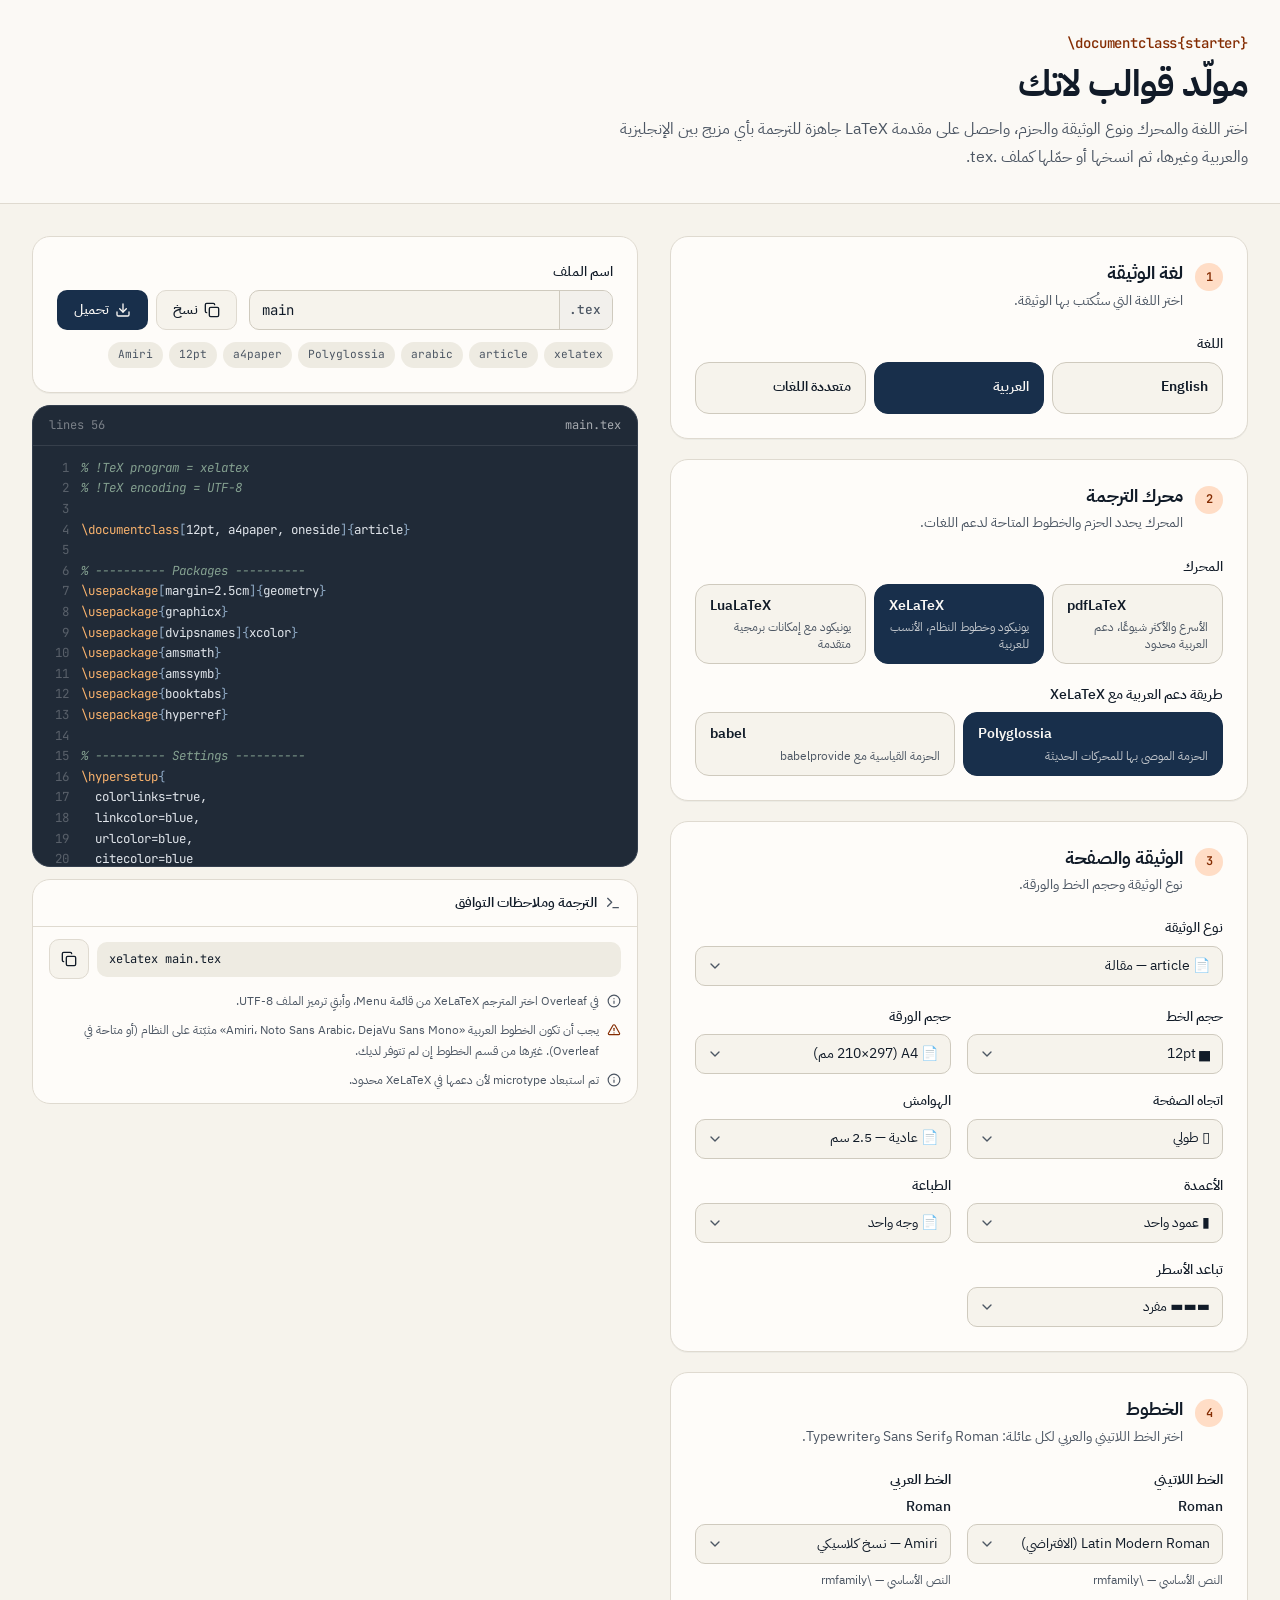
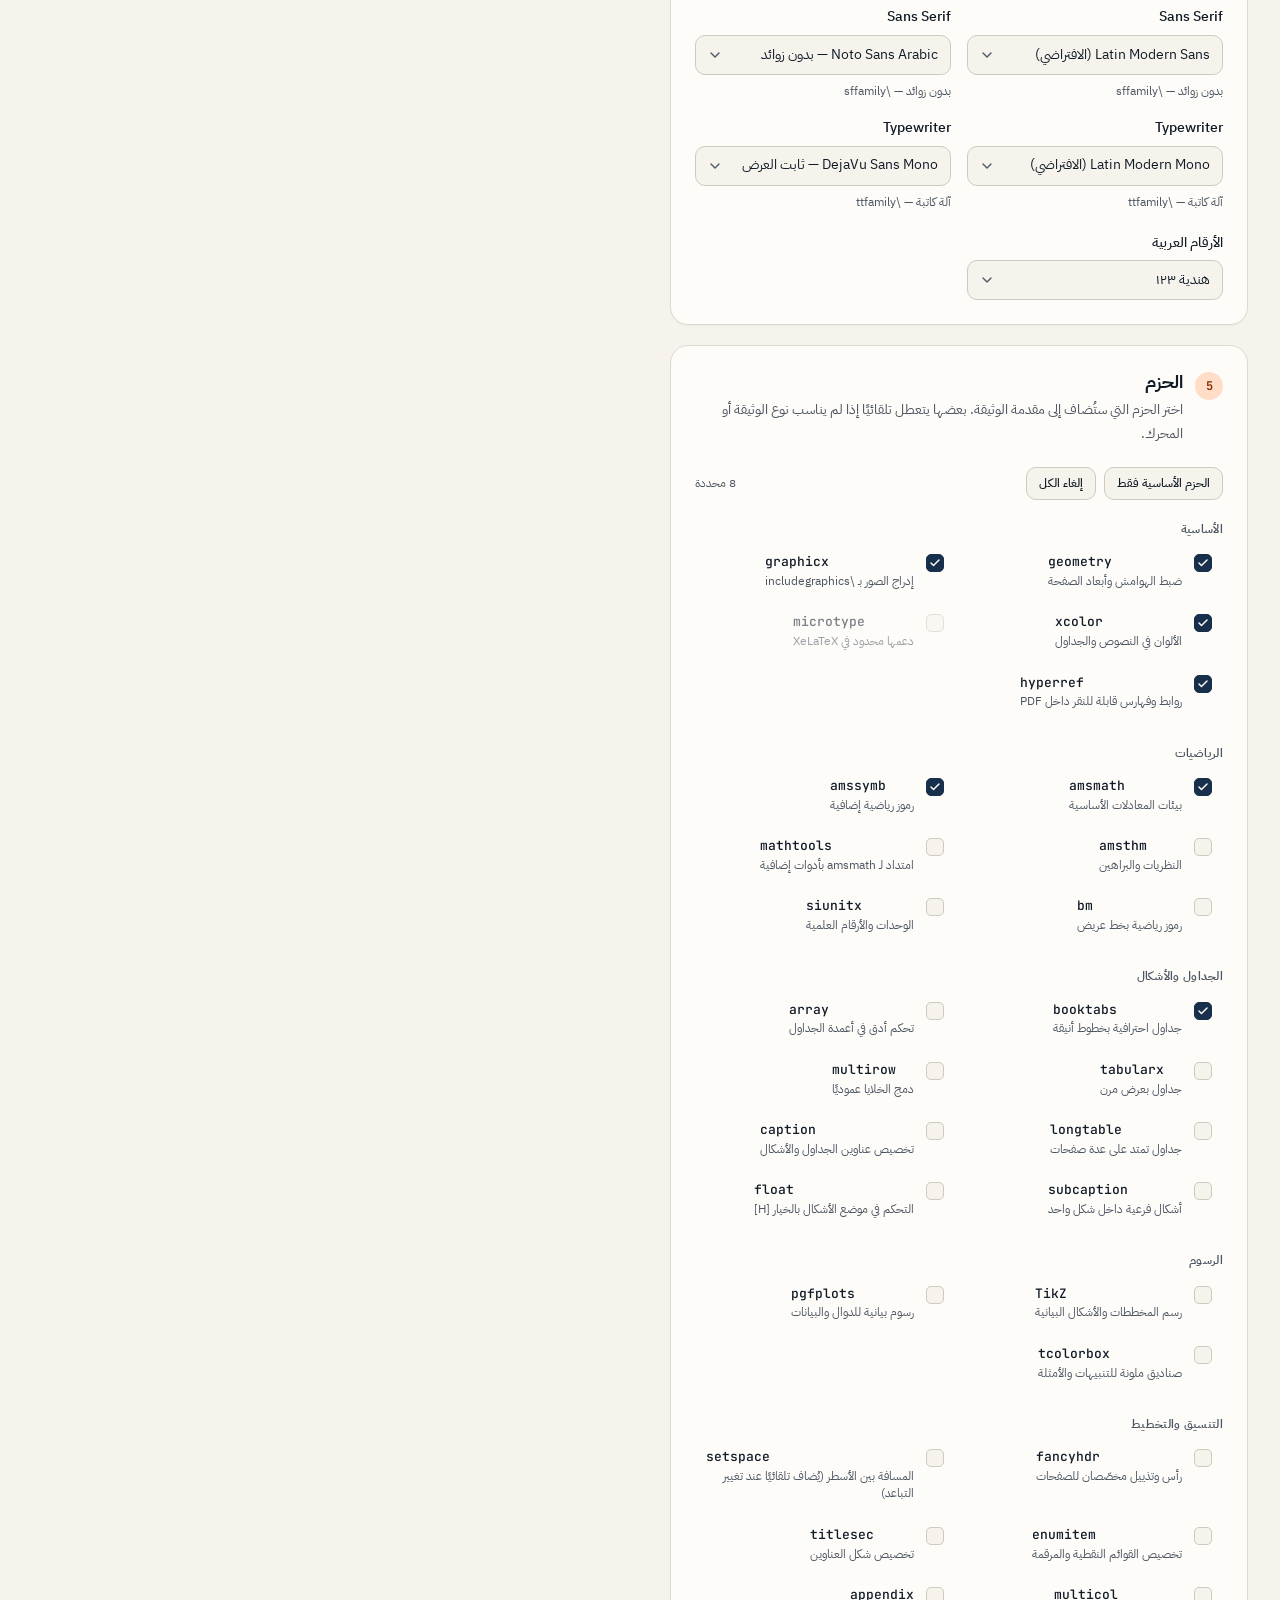
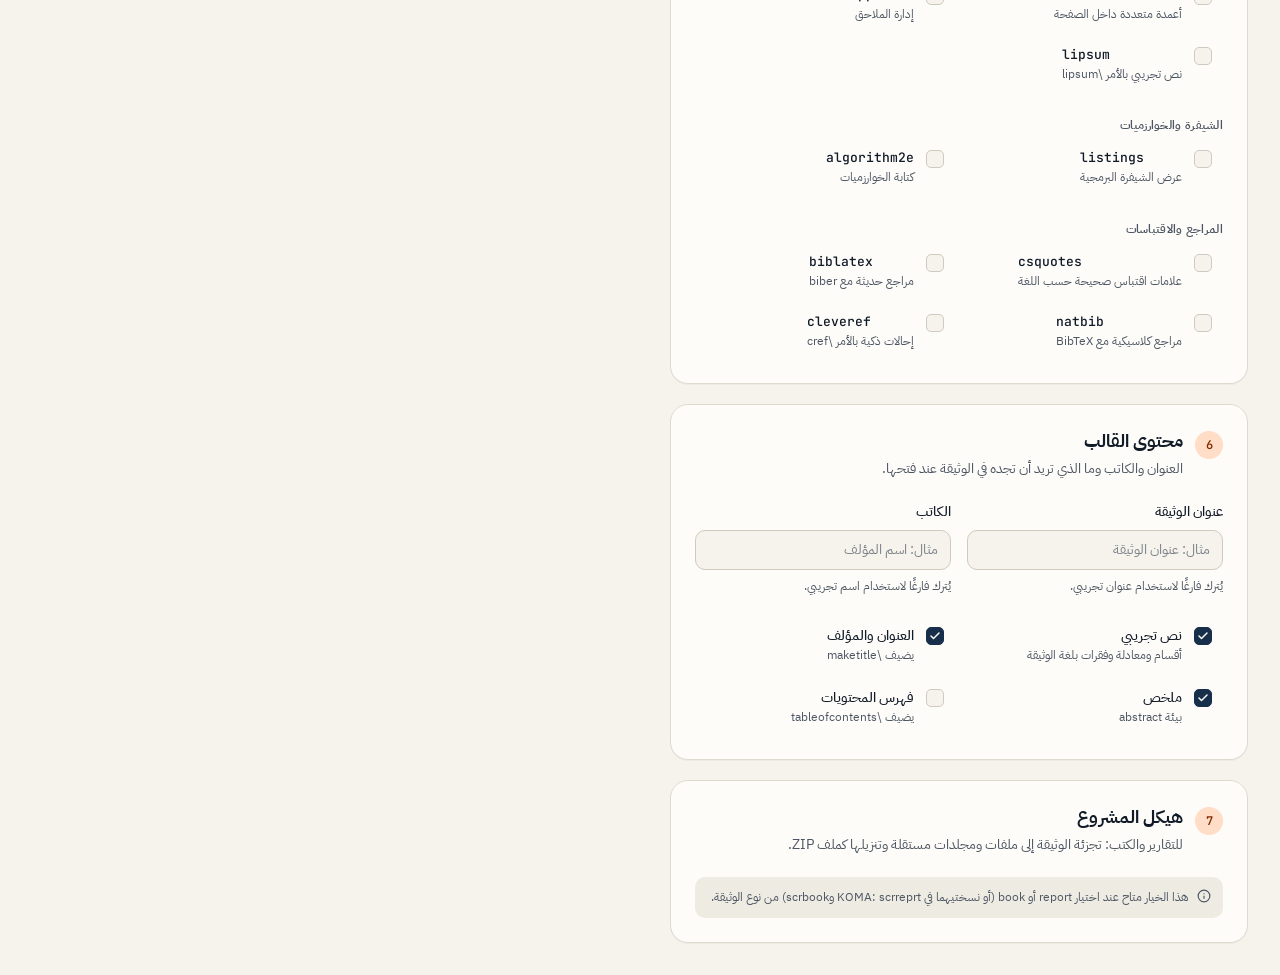
<file: latex-starter/index.html>
<!doctype html>
<html lang="ar" dir="rtl">
<head>
  <meta charset="utf-8">
  <meta name="viewport" content="width=device-width, initial-scale=1">
  <meta name="color-scheme" content="light">
  <meta name="theme-color" content="#f6f3ea">
  <meta name="description" content="أنشئ مقدمة وثيقة LaTeX جاهزة بالإنجليزية أو العربية أو متعددة اللغات مع اختيار المحرك (pdfLaTeX وXeLaTeX وLuaLaTeX) والخطوط والحزم، ثم انسخها أو حمّلها.">
  <title>مولّد قوالب لاتك — LaTeX Starter</title>
  <link rel="icon" type="image/svg+xml" href="assets/images/favicon.svg">
  <link rel="preconnect" href="https://fonts.googleapis.com">
  <link rel="preconnect" href="https://fonts.gstatic.com" crossorigin>
  <link href="https://fonts.googleapis.com/css2?family=IBM+Plex+Sans+Arabic:wght@400;500;600;700&family=JetBrains+Mono:wght@400;500;600&display=swap" rel="stylesheet">
  <link rel="stylesheet" href="assets/css/style.css">
  <link rel="stylesheet" href="assets/css/responsive.css">
</head>
<body>
  <div class="page">
    <header class="site-header">
      <div class="container header-inner">
        <p dir="ltr" class="hero-cmd">\documentclass{starter}</p>
        <h1>مولّد قوالب لاتك</h1>
        <p class="hero-desc">اختر اللغة والمحرك ونوع الوثيقة والحزم، واحصل على مقدمة LaTeX جاهزة للترجمة بأي مزيج بين الإنجليزية والعربية وغيرها، ثم انسخها أو حمّلها كملف .tex.</p>
      </div>
    </header>
    <main class="container main-area">
      <div class="workspace">
        <div class="settings-stack" id="settings"></div>
        <div class="output-col" id="outputPanel"></div>
      </div>
    </main>
  </div>
  <script src="assets/js/vendor/jszip.min.js"></script>
  <script src="assets/js/utils.js"></script>
  <script src="assets/js/main.js"></script>
</body>
</html>
</file>
<file: latex-starter/assets/css/style.css>
/* ==========================================================================
   مولّد قوالب لاتك — LaTeX Starter
   --------------------------------------------------------------------------
   هذا الجزء: التنسيق الأساسي للموقع — المتغيرات والعناصر والمكونات،
   بنفس لوحة ألوان oklch ونقاط انكسار الأصل (Tailwind 4): sm‏ 640px وlg‏ 1024px.
   نقاط انكسار الشاشات في ls_responsive.css.
   ========================================================================== */

:root {
  color-scheme: light;
  --background: oklch(0.965 0.01 88);
  --foreground: oklch(0.22 0.03 255);
  --card: oklch(0.992 0.005 88);
  --primary: oklch(0.3 0.06 255);
  --primary-foreground: oklch(0.98 0.005 88);
  --muted: oklch(0.94 0.012 88);
  --muted-foreground: oklch(0.45 0.025 255);
  --accent: oklch(0.92 0.05 55);
  --accent-foreground: oklch(0.42 0.13 40);
  --border: oklch(0.89 0.015 88);
  --input: oklch(0.84 0.018 88);
  --ring: oklch(0.55 0.1 255);
  --radius: 0.625rem;
  --radius-lg: var(--radius);
  --radius-xl: calc(var(--radius) * 1.4);
  --radius-2xl: calc(var(--radius) * 1.8);
  --code-bg: oklch(0.28 0.028 255);
  --code-border: oklch(0.36 0.03 255);
  --code-fg: oklch(0.92 0.01 255);
  --font-sans: "IBM Plex Sans Arabic", "Segoe UI", Tahoma, ui-sans-serif, system-ui, sans-serif;
  --font-mono: "JetBrains Mono", Consolas, "Courier New", ui-monospace, monospace;
}

* { box-sizing: border-box; border-color: var(--border); }

html { scroll-behavior: smooth; }

body {
  margin: 0;
  background: var(--background);
  color: var(--foreground);
  font-family: var(--font-sans);
  line-height: 1.6;
  -webkit-font-smoothing: antialiased;
}

button, input, select { font: inherit; }
fieldset { margin: 0; padding: 0; border: 0; min-width: 0; }
legend { padding: 0; }

.sr-only {
  position: absolute; width: 1px; height: 1px; padding: 0; margin: -1px;
  overflow: hidden; clip: rect(0 0 0 0); white-space: nowrap; border: 0;
}

svg { width: 1rem; height: 1rem; flex-shrink: 0; }

/* ---------- الهيكل العام ---------- */

.container { max-width: 88rem; margin-inline: auto; padding-inline: 1rem; }

.site-header {
  border-bottom: 1px solid var(--border);
  background: oklch(0.992 0.005 88 / 0.7);
}
.header-inner { display: flex; flex-direction: column; gap: 0.5rem; padding-block: 2rem; }
.hero-cmd {
  width: fit-content; margin: 0;
  font-family: var(--font-mono); font-size: 0.875rem; font-weight: 500;
  letter-spacing: -0.01em; color: var(--accent-foreground);
}
h1 {
  margin: 0; font-size: clamp(1.75rem, 5vw, 2.25rem);
  font-weight: 800; line-height: 1.25; letter-spacing: -0.02em;
}
.hero-desc {
  margin: 0; max-width: 42rem;
  line-height: 1.75; color: var(--muted-foreground);
}

.main-area { padding-block: 1.5rem; }

.workspace { display: grid; gap: 1.5rem; grid-template-columns: minmax(0, 1fr); }

.settings-stack { display: flex; min-width: 0; flex-direction: column; gap: 1.25rem; }

.output-col { min-width: 0; display: flex; flex-direction: column; gap: 0.75rem; }

/* ---------- بطاقات الأقسام ---------- */

.card {
  background: var(--card);
  border: 1px solid var(--border);
  border-radius: var(--radius-2xl);
  padding: 1.25rem;
  box-shadow: 0 1px 0 0 oklch(0.22 0.03 255 / 0.04);
}

.card-head { display: flex; align-items: flex-start; gap: 0.75rem; margin-bottom: 1.25rem; }
.step-num {
  display: flex; align-items: center; justify-content: center; flex-shrink: 0;
  width: 1.75rem; height: 1.75rem; margin-top: 0.125rem; border-radius: 9999px;
  background: var(--accent); color: var(--accent-foreground);
  font-family: var(--font-mono); font-size: 0.75rem; font-weight: 600;
}
.card-head h2 { margin: 0; font-size: 1.125rem; font-weight: 700; line-height: 1.3; }
.card-head p { margin: 0.25rem 0 0; font-size: 0.875rem; line-height: 1.75; color: var(--muted-foreground); }

.card-body { display: flex; flex-direction: column; gap: 1.25rem; }

.stack { display: flex; flex-direction: column; gap: 1rem; }
.stack-lg { display: flex; flex-direction: column; gap: 1.5rem; }

/* عمودا الخطوط: لاتيني | عربي، وكل عمود ثلاثة خيارات متتابعة */
.fonts-grid { display: grid; gap: 1rem; grid-template-columns: minmax(0, 1fr); align-items: start; }
.fonts-grid > :only-child { grid-column: 1 / -1; }

.legend-sm { margin-bottom: 0.25rem; font-size: 0.875rem; font-weight: 500; color: var(--foreground); }
.legend-md { margin-bottom: 0.25rem; font-size: 0.875rem; font-weight: 600; color: var(--foreground); }
.legend-xs { margin-bottom: 0.25rem; font-size: 0.75rem; font-weight: 600; letter-spacing: 0.025em; color: var(--muted-foreground); }

.multi-panel {
  display: flex; flex-direction: column; gap: 1rem;
  border-radius: var(--radius-xl); padding: 1rem;
  background: oklch(0.94 0.012 88 / 0.6);
}

.grid2 { display: grid; gap: 1rem; grid-template-columns: minmax(0, 1fr); }

.pkg-grid { display: grid; gap: 0.25rem 0.5rem; grid-template-columns: minmax(0, 1fr); }

/* ---------- الحقول ---------- */

.field { display: flex; flex-direction: column; gap: 0.375rem; min-width: 0; }
.field > label { font-size: 0.875rem; font-weight: 500; color: var(--foreground); }
.hint { margin: 0; font-size: 0.75rem; line-height: 1.7; color: var(--muted-foreground); }

.text-input, .select {
  width: 100%; height: 2.5rem;
  border: 1px solid var(--input); border-radius: var(--radius-lg);
  background: var(--background); color: var(--foreground);
  padding-inline: 0.75rem; font-size: 0.875rem;
  outline: none; transition: border-color 0.15s, box-shadow 0.15s;
}
.text-input { padding-inline-start: 0.75rem; }

/* حقل اسم الملف: الاسم فقط في مربع النص، والامتداد لاحقة ثابتة تُلحق عند التحميل */
.input-group {
  display: flex; align-items: stretch; height: 2.5rem;
  border: 1px solid var(--input); border-radius: var(--radius-lg);
  background: var(--background); overflow: hidden;
  transition: border-color 0.15s, box-shadow 0.15s;
}
.input-group:hover { border-color: var(--ring); }
.input-group:focus-within {
  border-color: var(--ring);
  box-shadow: 0 0 0 3px oklch(0.55 0.1 255 / 0.3);
}
.input-group .text-input {
  flex: 1; min-width: 0; width: auto; height: 100%;
  border: none; border-radius: 0; background: transparent;
}
.input-group .text-input:focus-visible { box-shadow: none; }
.input-suffix {
  display: flex; align-items: center; flex-shrink: 0;
  padding-inline: 0.55rem 0.7rem;
  font-family: var(--font-mono); font-size: 0.8rem; font-weight: 500;
  color: var(--muted-foreground);
  background: oklch(0.955 0.006 88);
  border-inline-start: 1px solid var(--input);
  user-select: none; pointer-events: none;
}
.text-input.mono, .out-top .text-input { font-family: var(--font-mono); }
.text-input::placeholder { color: oklch(0.45 0.025 255 / 0.7); }
.text-input:hover, .select:hover { border-color: var(--ring); }
.text-input:focus-visible, .select:focus-visible {
  border-color: var(--ring);
  box-shadow: 0 0 0 3px oklch(0.55 0.1 255 / 0.3);
}

.select-wrap { position: relative; }
.select {
  appearance: none;
  padding-inline-start: 0.75rem;
  padding-inline-end: 2.25rem;
  cursor: pointer;
}
.select-wrap svg {
  position: absolute; inset-inline-end: 0.75rem; top: 50%;
  transform: translateY(-50%); pointer-events: none;
  width: 1rem; height: 1rem; color: var(--muted-foreground);
}

/* ---------- أزرار الاختيار على شكل بطاقات ---------- */

.seg > legend { margin-bottom: 0.375rem; font-size: 0.875rem; font-weight: 500; color: var(--foreground); }
.seg-grid { display: grid; gap: 0.5rem; grid-template-columns: minmax(0, 1fr); }
.seg-opt { position: relative; display: block; cursor: pointer; min-width: 0; }
.seg-card {
  display: flex; height: 100%; min-height: 3.25rem; flex-direction: column;
  justify-content: center; gap: 0.125rem;
  border: 1px solid var(--input); border-radius: var(--radius-xl);
  background: var(--background); padding: 0.625rem 0.875rem;
  transition: border-color 0.15s, background 0.15s, color 0.15s;
}
.seg-opt:hover .seg-card { border-color: var(--ring); }
.seg-label { font-size: 0.875rem; font-weight: 600; }
.seg-hint { font-size: 0.75rem; line-height: 1.4; color: var(--muted-foreground); }
.seg input:checked + .seg-card { border-color: var(--primary); background: var(--primary); color: var(--primary-foreground); }
.seg input:checked + .seg-card .seg-hint { color: oklch(0.98 0.005 88 / 0.75); }
.seg input:focus-visible + .seg-card { box-shadow: 0 0 0 3px oklch(0.55 0.1 255 / 0.4); }

/* ---------- صفوف مربعات الاختيار ---------- */

.check-row {
  display: flex; align-items: flex-start; gap: 0.75rem;
  border: 1px solid transparent; border-radius: var(--radius-lg);
  padding: 0.5rem 0.625rem; cursor: pointer; transition: background 0.15s;
  min-width: 0;
}
.check-row:hover { background: var(--muted); }
.check-row.is-disabled { cursor: not-allowed; opacity: 0.55; }
.check-row.is-disabled:hover { background: transparent; }
.check-box {
  display: flex; align-items: center; justify-content: center; flex-shrink: 0;
  width: 1.125rem; height: 1.125rem; margin-top: 0.125rem;
  border: 1px solid var(--input); border-radius: 5px;
  background: var(--background); color: transparent;
  transition: background 0.15s, color 0.15s, border-color 0.15s;
}
.check-box svg { width: 0.75rem; height: 0.75rem; stroke-width: 3; }
.check-row input:checked + .check-box { background: var(--primary); border-color: var(--primary); color: var(--primary-foreground); }
.check-row input:focus-visible + .check-box { box-shadow: 0 0 0 3px oklch(0.55 0.1 255 / 0.4); }
.check-row input:disabled + .check-box { border-color: var(--input); }
.cr-text { min-width: 0; }
.cr-label { display: block; font-size: 0.875rem; font-weight: 500; color: var(--foreground); overflow-wrap: break-word; }
.check-row.mono .cr-label { font-family: var(--font-mono); font-size: 0.8125rem; }
.cr-desc { display: block; font-size: 0.75rem; line-height: 1.45; color: var(--muted-foreground); }

/* ---------- الأزرار ---------- */

.btn {
  display: inline-flex; align-items: center; justify-content: center; flex-shrink: 0;
  gap: 0.375rem; height: 2.5rem; padding-inline: 1rem;
  border: 1px solid transparent; border-radius: var(--radius-lg);
  font-size: 0.875rem; font-weight: 500; white-space: nowrap;
  cursor: pointer; transition: background 0.15s, border-color 0.15s, transform 0.1s;
  outline: none;
}
.btn:active { transform: translateY(1px); }
.btn:focus-visible { border-color: var(--ring); box-shadow: 0 0 0 3px oklch(0.55 0.1 255 / 0.5); }
.btn.primary { background: var(--primary); color: var(--primary-foreground); }
.btn.primary:hover { background: color-mix(in oklab, var(--primary) 88%, var(--foreground)); }
.btn.outline { border-color: var(--border); background: var(--background); color: var(--foreground); }
.btn.outline:hover { background: var(--muted); }
.btn.icon-only { width: 2.5rem; padding: 0; }

.mini-btn {
  border: 1px solid var(--input); border-radius: var(--radius-lg);
  background: var(--background); color: var(--foreground);
  padding: 0.375rem 0.75rem; font-size: 0.75rem; font-weight: 500;
  cursor: pointer; transition: background 0.15s, border-color 0.15s; outline: none;
}
.mini-btn:hover { background: var(--muted); }
.mini-btn:focus-visible { box-shadow: 0 0 0 3px oklch(0.55 0.1 255 / 0.4); }

.pkg-toolbar { display: flex; flex-wrap: wrap; align-items: center; gap: 0.5rem; }
.pkg-count { margin-inline-start: auto; align-self: center; font-size: 0.75rem; color: var(--muted-foreground); }

/* ---------- صندوق الملاحظة ---------- */

.callout {
  display: flex; align-items: flex-start; gap: 0.5rem; margin: 0;
  border-radius: var(--radius-lg); background: var(--muted);
  padding: 0.625rem 0.75rem;
  font-size: 0.75rem; line-height: 1.75; color: var(--muted-foreground);
}
.callout svg { width: 0.875rem; height: 0.875rem; margin-top: 0.125rem; }

/* ---------- لوحة الناتج ---------- */

.out-top { display: flex; flex-direction: column; gap: 0.75rem; }
.out-file-row { display: flex; flex-wrap: wrap; align-items: flex-end; gap: 0.75rem; }
.field-grow { display: flex; flex-direction: column; gap: 0.375rem; flex: 1 1 10rem; min-width: 0; }
.out-btns { display: flex; gap: 0.5rem; }

.chips { display: flex; flex-wrap: wrap; gap: 0.375rem; margin: 0; padding: 0; list-style: none; }
.chips li {
  border-radius: 9999px; background: var(--muted);
  padding: 0.25rem 0.625rem;
  font-family: var(--font-mono); font-size: 0.7rem; color: var(--muted-foreground);
}

.code-shell {
  display: flex; min-height: 12rem; flex-direction: column; overflow: hidden;
  border: 1px solid var(--code-border); border-radius: var(--radius-2xl);
  background: var(--code-bg); color: var(--code-fg);
}

.code-tabs {
  display: flex; gap: 0.25rem; overflow-x: auto;
  border-bottom: 1px solid oklch(1 0 0 / 0.1); padding: 0.5rem;
}
.code-tab {
  flex-shrink: 0; border: 0; border-radius: var(--radius-lg);
  background: transparent; color: oklch(1 0 0 / 0.55);
  padding: 0.375rem 0.625rem;
  font-family: var(--font-mono); font-size: 0.75rem; cursor: pointer;
  transition: background 0.15s, color 0.15s; outline: none;
}
.code-tab:hover { background: oklch(1 0 0 / 0.08); color: oklch(1 0 0 / 0.85); }
.code-tab.active { background: oklch(1 0 0 / 0.15); color: #fff; }
.code-tab:focus-visible { box-shadow: 0 0 0 2px oklch(1 0 0 / 0.4); }

.code-bar {
  display: flex; align-items: center; justify-content: space-between;
  border-bottom: 1px solid oklch(1 0 0 / 0.1); padding: 0.625rem 1rem;
}
.code-path { font-family: var(--font-mono); font-size: 0.75rem; color: oklch(1 0 0 / 0.6); overflow-x: auto; white-space: nowrap; }
.code-lines { font-family: var(--font-mono); font-size: 0.75rem; color: oklch(1 0 0 / 0.4); }

.code-view {
  min-height: 0; flex: 1; overflow: auto;
  padding-block: 0.75rem;
  font-family: var(--font-mono); font-size: 0.78rem; line-height: 1.65;
  outline: none;
}
.code-view:focus-visible { box-shadow: inset 0 0 0 2px oklch(1 0 0 / 0.3); }
.code-view .w-max { width: max-content; min-width: 100%; }

.code-line { display: flex; padding-inline: 1rem; }
.code-line:hover { background: oklch(1 0 0 / 0.05); }
.ln {
  width: 2rem; flex-shrink: 0; user-select: none;
  padding-inline-end: 0.75rem; text-align: end; color: oklch(1 0 0 / 0.25);
}
.code-text { white-space: pre; }

.tok-cmt { color: oklch(0.68 0.04 160); font-style: italic; }
.tok-cmd { color: oklch(0.82 0.12 65); }
.tok-brk { color: oklch(0.72 0.05 250); }

/* ---------- بطاقة الترجمة والملاحظات ---------- */

.compile-card { background: var(--card); border: 1px solid var(--border); border-radius: var(--radius-2xl); }
.compile-card summary {
  display: flex; align-items: center; gap: 0.5rem; cursor: pointer; list-style: none;
  padding: 0.75rem 1rem; font-size: 0.875rem; font-weight: 600; color: var(--foreground);
}
.compile-card summary::-webkit-details-marker { display: none; }
.compile-card summary svg { color: var(--muted-foreground); }
.compile-body { display: flex; flex-direction: column; gap: 0.75rem; border-top: 1px solid var(--border); padding: 0.75rem 1rem; }

.cmd-row { display: flex; align-items: center; gap: 0.5rem; }
.cmd-row code {
  flex: 1; min-width: 0; overflow-x: auto;
  border-radius: var(--radius-lg); background: var(--muted);
  padding: 0.5rem 0.75rem; text-align: start;
  font-family: var(--font-mono); font-size: 0.75rem; color: var(--foreground);
}

.notes { display: flex; flex-direction: column; gap: 0.5rem; margin: 0; padding: 0; list-style: none; }
.notes li { display: flex; align-items: flex-start; gap: 0.5rem; font-size: 0.75rem; line-height: 1.75; }
.notes li span { color: var(--muted-foreground); }
.notes svg { width: 0.875rem; height: 0.875rem; margin-top: 0.15rem; }
.note-warn svg { color: var(--accent-foreground); }
.note-info svg { color: var(--muted-foreground); }
</file>
<file: latex-starter/assets/css/responsive.css>
/* ---------- نقاط الانكسار: تنسيقات الشاشات المختلفة (الموبايل والتابلت) ---------- */

@media (min-width: 640px) {
  .container { padding-inline: 1.5rem; }
  .card { padding: 1.5rem; }
  .grid2 { grid-template-columns: repeat(2, minmax(0, 1fr)); }
  .pkg-grid { grid-template-columns: repeat(2, minmax(0, 1fr)); }
  .fonts-grid { grid-template-columns: repeat(2, minmax(0, 1fr)); }
  .seg-grid.cols3 { grid-template-columns: repeat(3, minmax(0, 1fr)); }
  .seg-grid.cols2 { grid-template-columns: repeat(2, minmax(0, 1fr)); }
  .header-inner { padding-block: 2rem; }
}

@media (min-width: 1024px) {
  .container { padding-inline: 2rem; }
  .main-area { padding-block: 2rem; }
  .workspace {
    grid-template-columns: minmax(0, 1fr) minmax(0, 1.05fr);
    align-items: start;
    gap: 2rem;
  }
  .output-col {
    position: sticky; top: 1rem;
    max-height: calc(100dvh - 2rem);
  }
}
</file>
